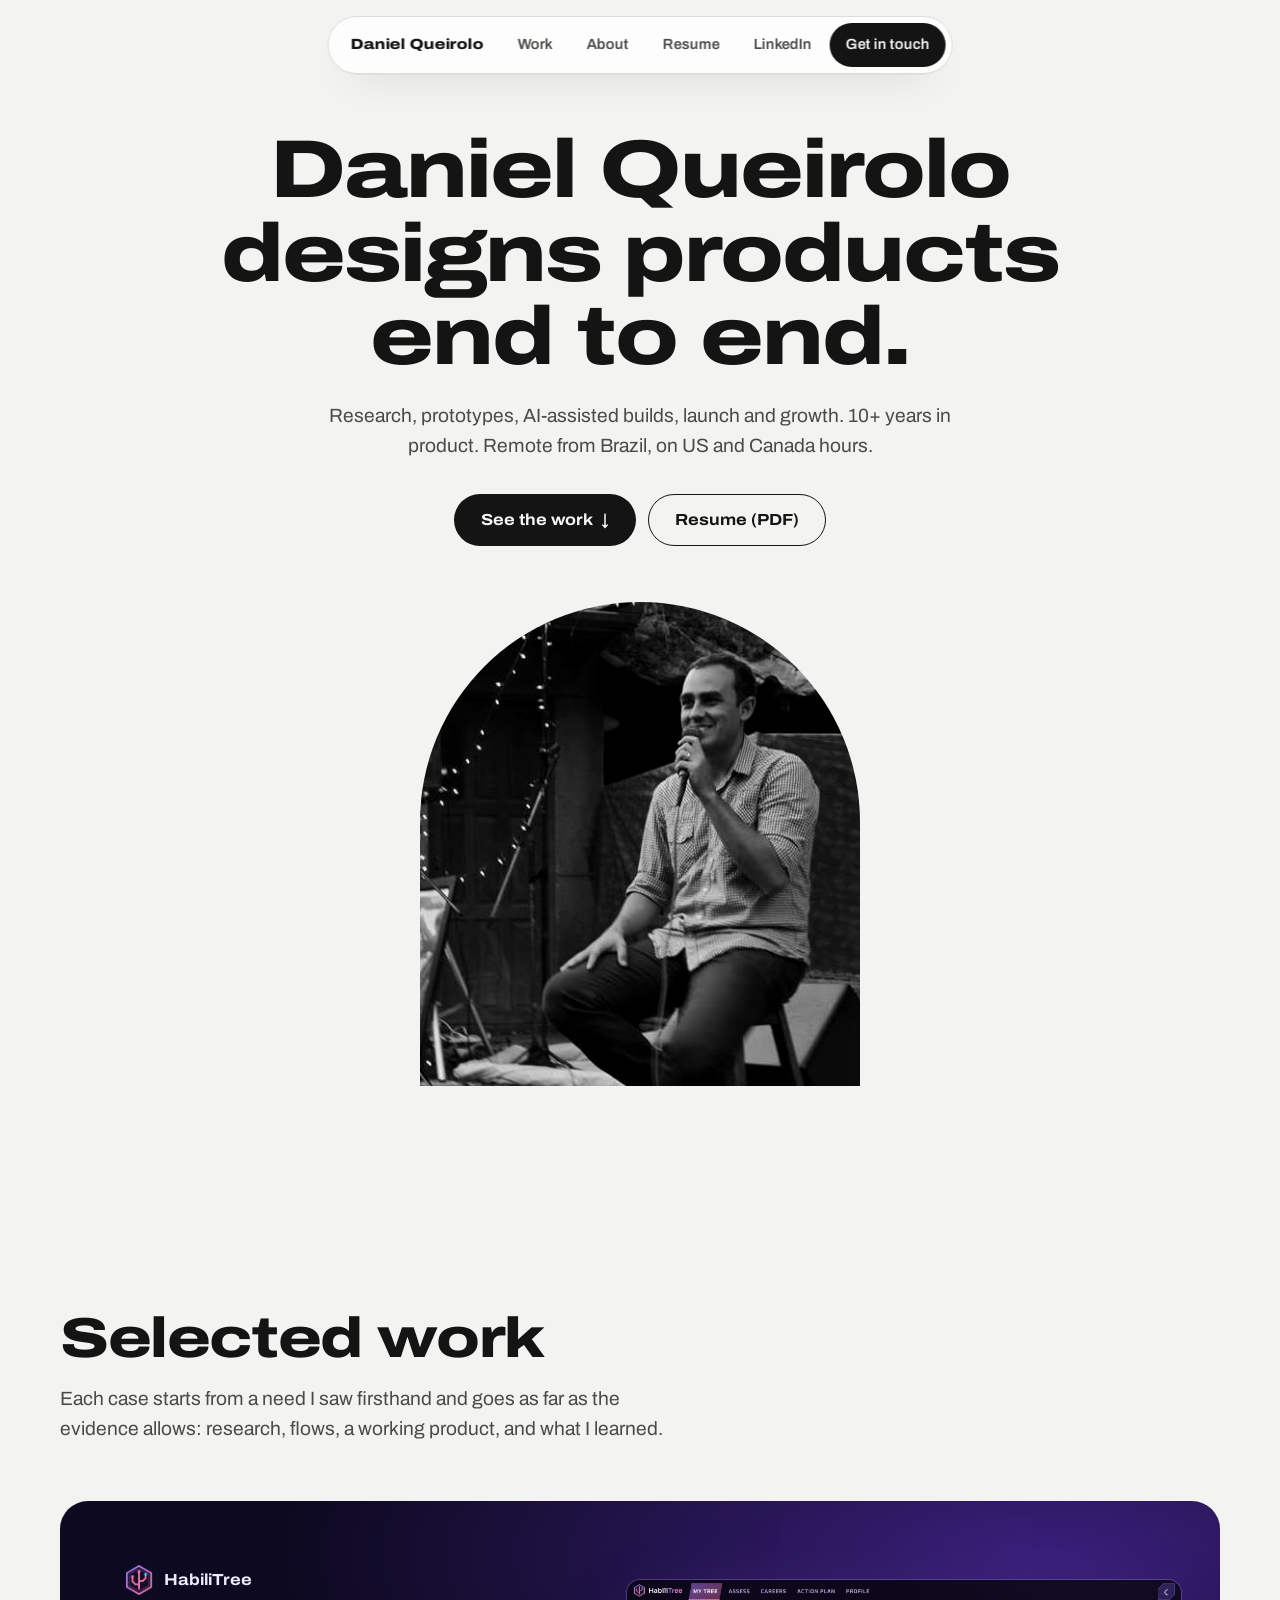
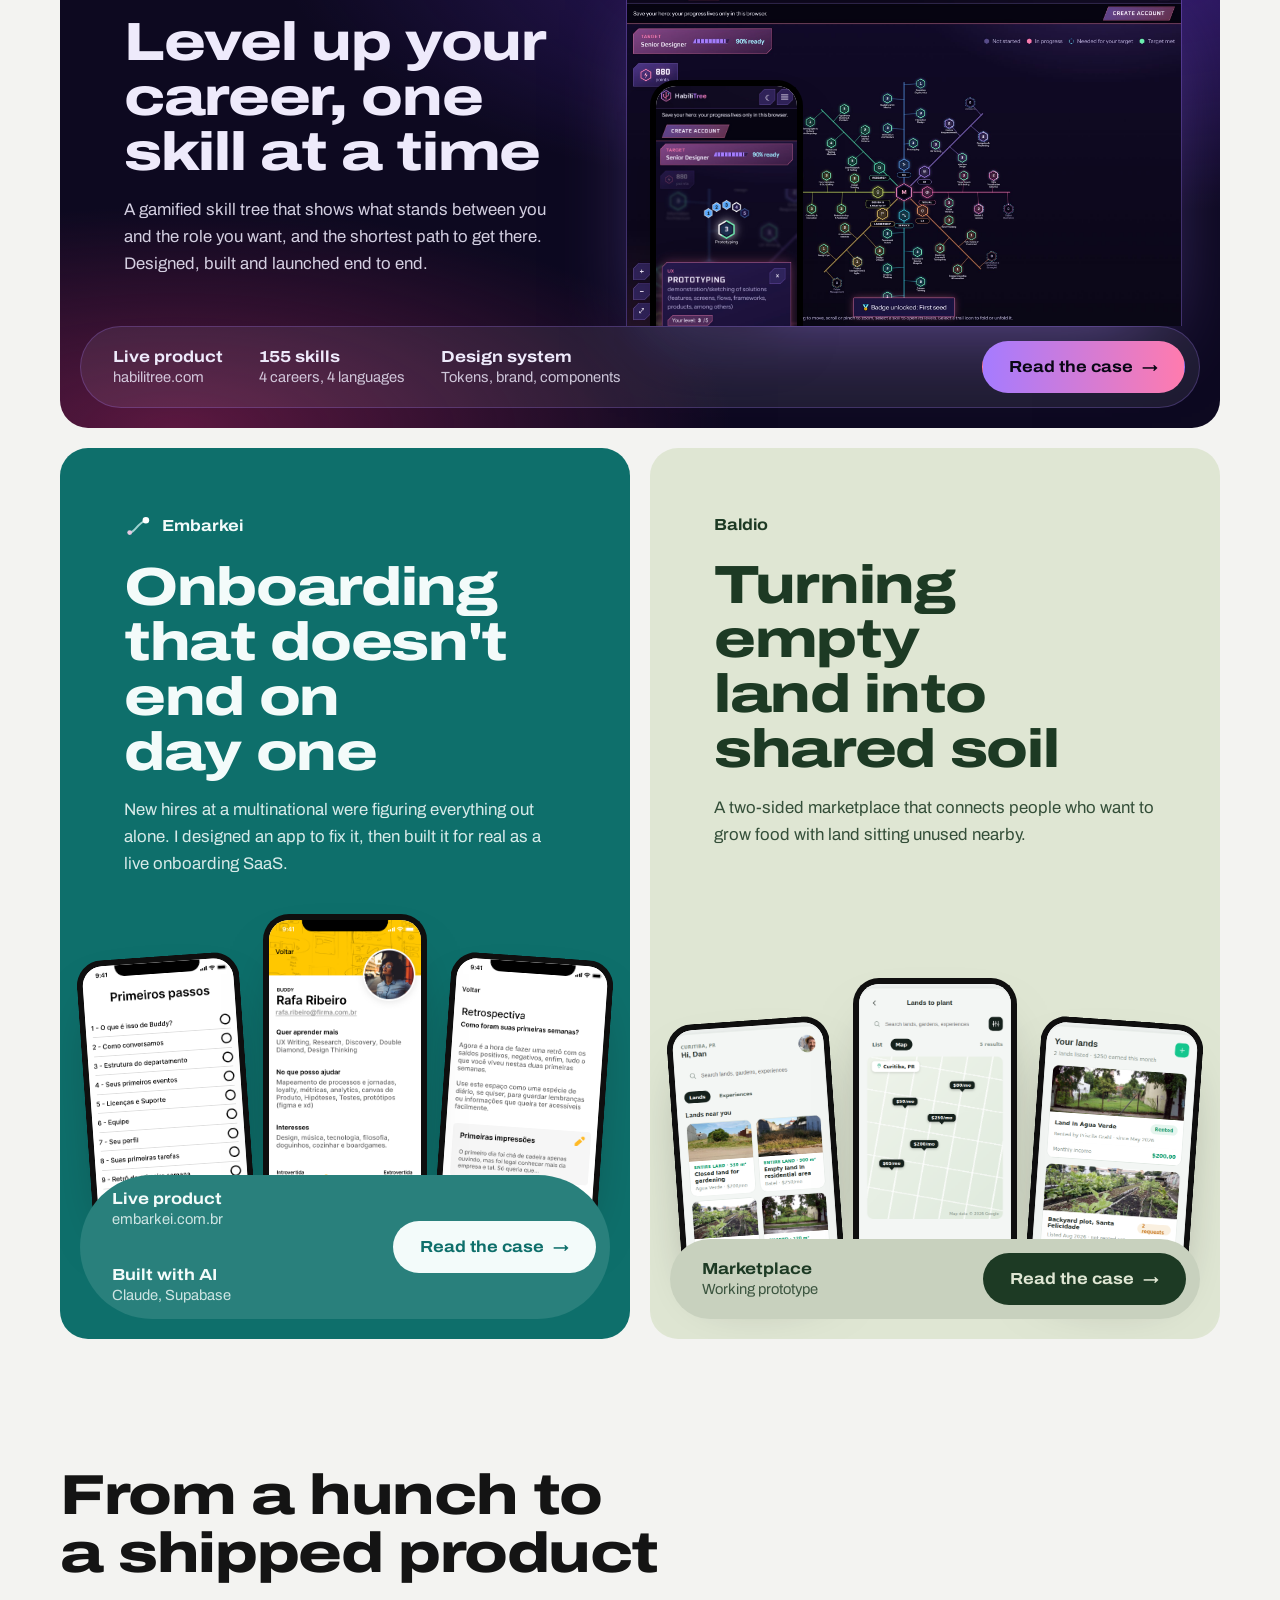
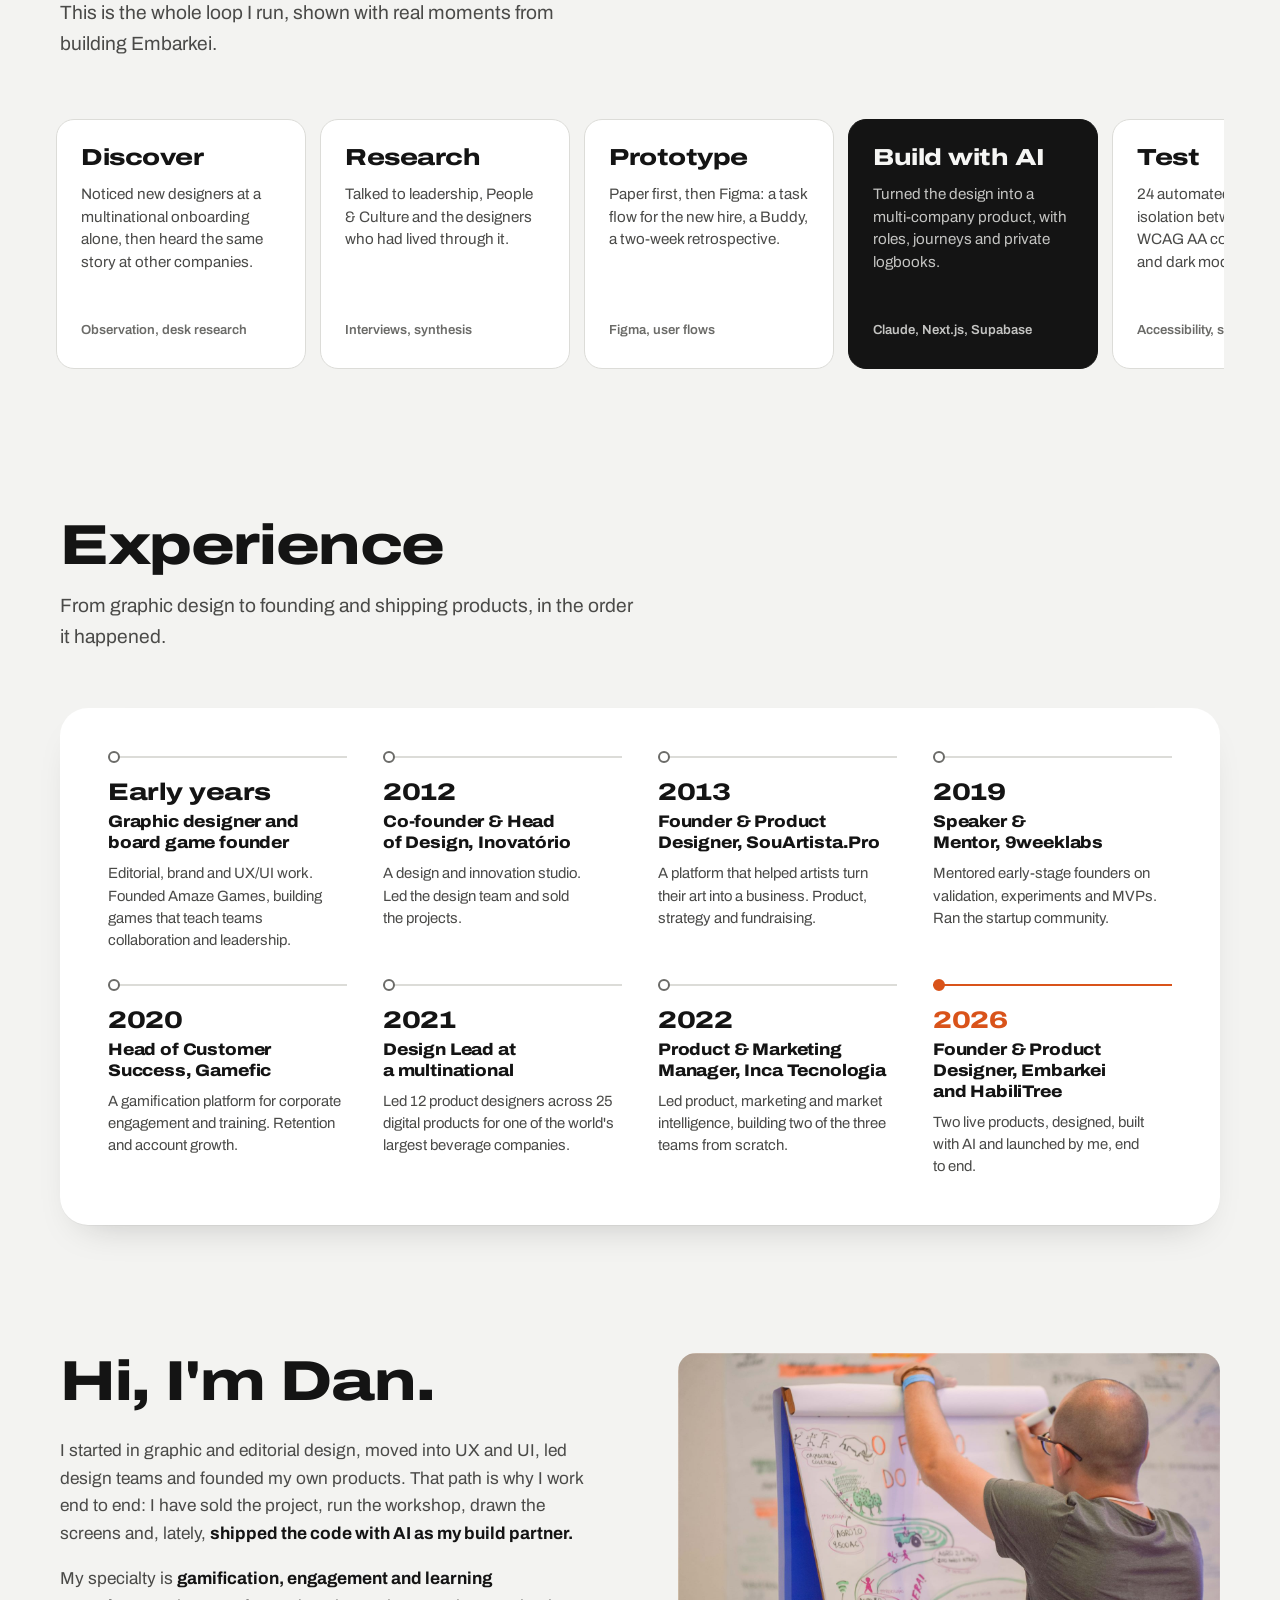
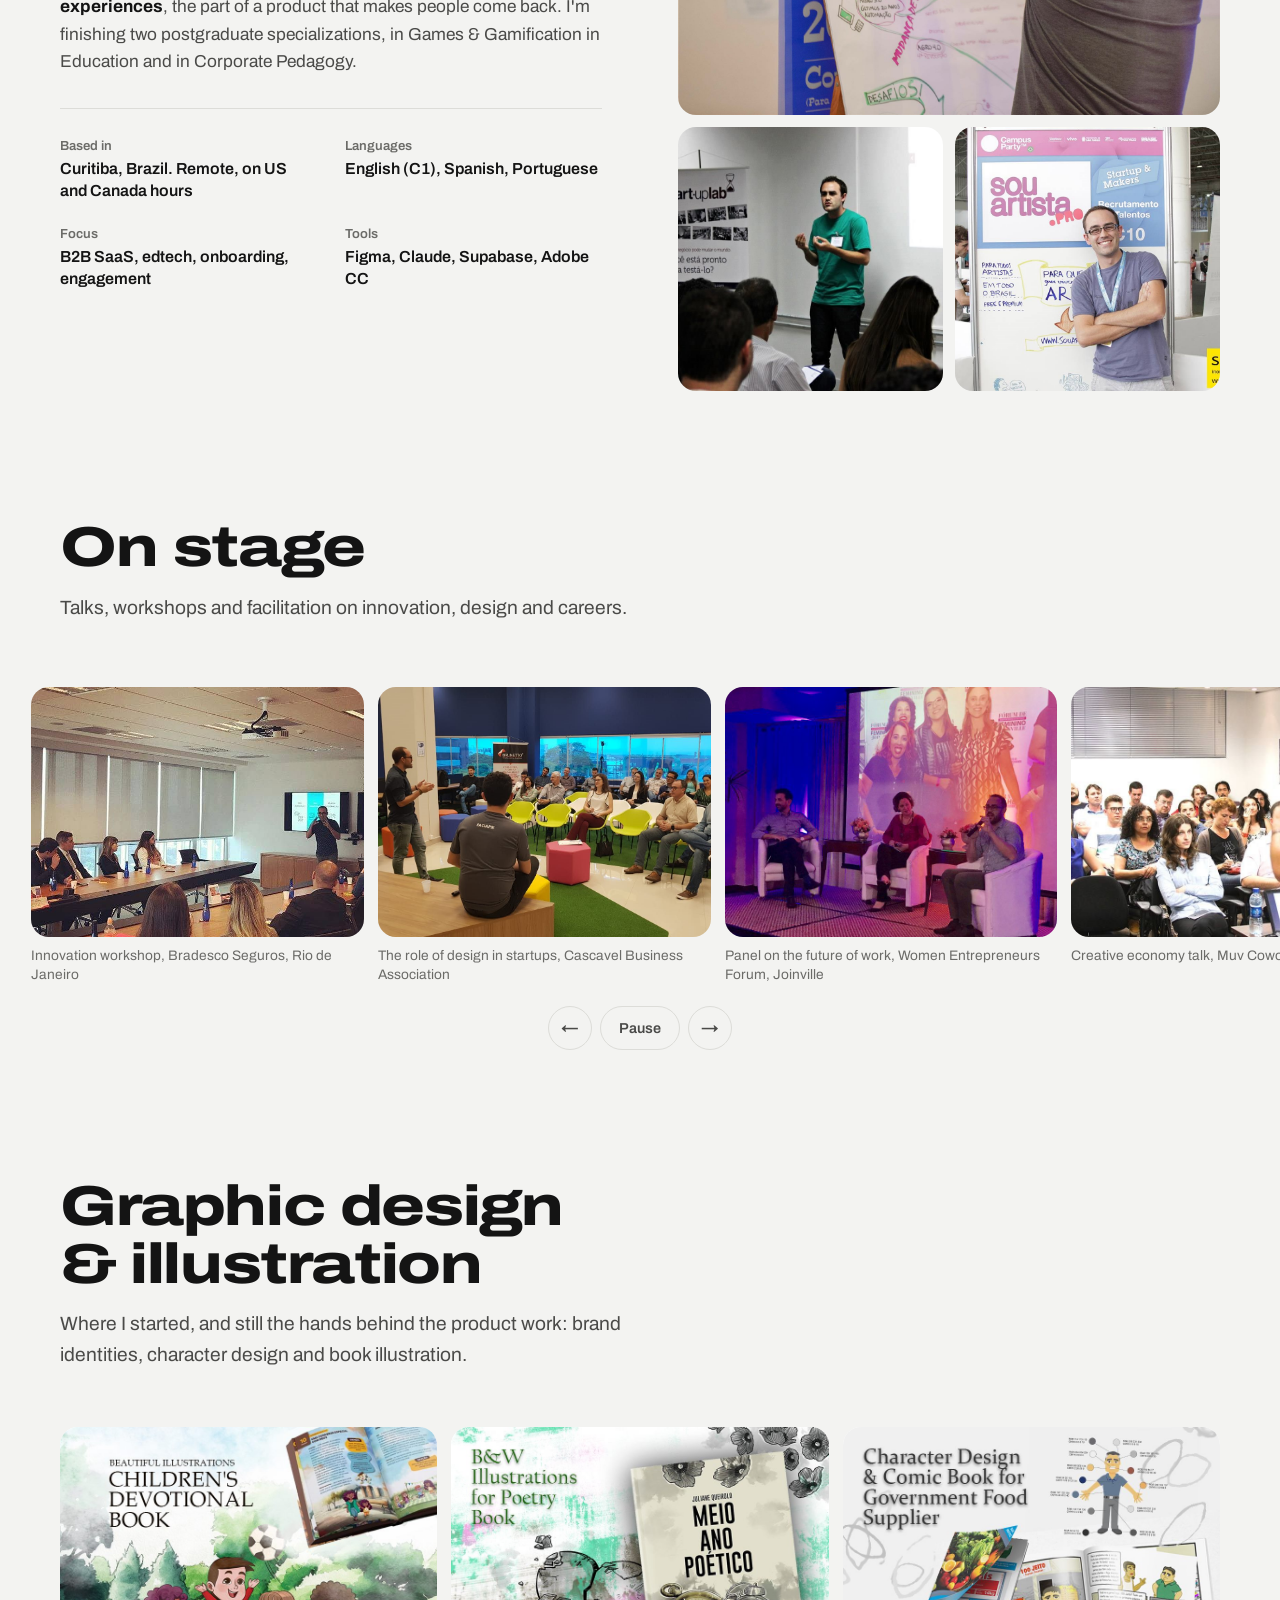
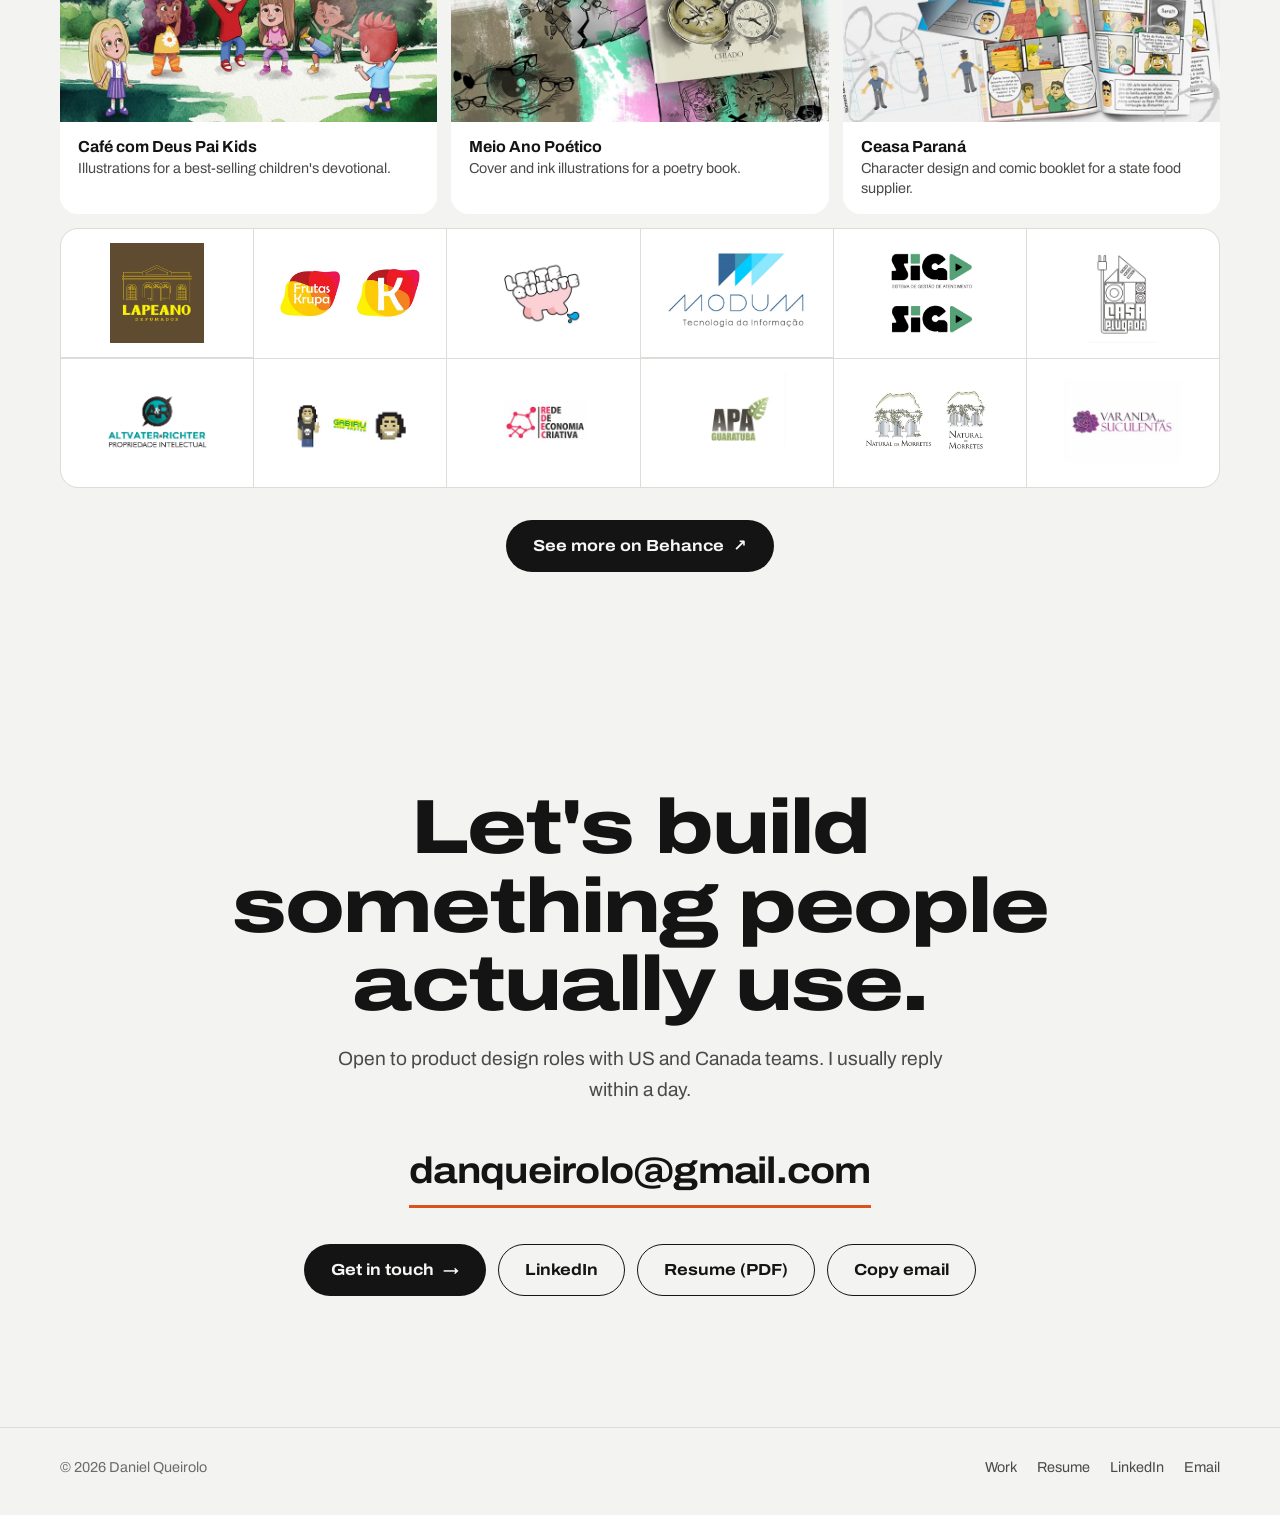
<file: index.html>
<!doctype html>
<html lang="en">
<head>
<meta charset="utf-8">
<meta name="viewport" content="width=device-width, initial-scale=1">
<title>Daniel Queirolo · Product Designer</title>
<meta name="description" content="Daniel Queirolo is a product designer who takes products end to end: research, prototyping, AI-assisted builds, launch and growth. Remote from Brazil, on US and Canada hours.">
<meta name="theme-color" content="#f3f3f1" media="(prefers-color-scheme: light)">
<meta name="theme-color" content="#111111" media="(prefers-color-scheme: dark)">
<meta property="og:type" content="website">
<meta property="og:url" content="https://danielqueirolo.github.io/">
<meta property="og:title" content="Daniel Queirolo · Product Designer">
<meta property="og:description" content="Product designer who ships end to end: research, prototypes, AI-assisted builds, launch and growth.">
<meta property="og:image" content="https://danielqueirolo.github.io/og-image.png">
<meta property="og:image:width" content="1200">
<meta property="og:image:height" content="630">
<meta name="twitter:card" content="summary_large_image">
<link rel="preconnect" href="https://fonts.googleapis.com">
<link rel="preconnect" href="https://fonts.gstatic.com" crossorigin>
<link href="https://fonts.googleapis.com/css2?family=Archivo:wdth,wght@62..125,100..900&display=swap" rel="stylesheet">
<link rel="stylesheet" href="assets/site.css">
<link rel="preload" as="image" href="assets/img/dan-portrait.jpg">
</head>
<body>
<a class="skip" href="#main">Skip to content</a>

<nav class="nav" aria-label="Main">
  <a class="nav-name" href="#top">Daniel Queirolo</a>
  <a href="#work">Work</a>
  <a class="hide-sm" href="#about">About</a>
  <a href="assets/Daniel_Queirolo_Resume.pdf" target="_blank" rel="noopener">Resume</a>
  <a class="hide-sm" href="https://www.linkedin.com/in/danqueirolo/" target="_blank" rel="noopener">LinkedIn</a>
  <a class="nav-cta" href="#contact">Get in touch</a>
</nav>

<main id="main">

<!-- Hero -->
<header class="hero wrap" id="top">
  <h1 class="rise" style="--i:0">Daniel Queirolo designs products end&nbsp;to&nbsp;end.</h1>
  <p class="lead rise" style="--i:1">Research, prototypes, AI-assisted builds, launch and growth. 10+ years in product. Remote from Brazil, on US and Canada hours.</p>
  <div class="hero-ctas rise" style="--i:2">
    <a class="btn btn-ink" href="#work">See the work <span class="arrow arrow-down" aria-hidden="true">&darr;</span></a>
    <a class="btn btn-line" href="assets/Daniel_Queirolo_Resume.pdf" target="_blank" rel="noopener">Resume (PDF)</a>
  </div>
  <div class="hero-photo rise" style="--i:3">
    <img src="assets/img/dan-portrait.jpg" width="502" height="502" alt="Daniel smiling on stage, holding a microphone, seated on a stool at an outdoor event with string lights.">
  </div>
</header>

<!-- Work -->
<section class="section wrap" id="work" aria-labelledby="work-title">
  <div class="section-head reveal">
    <h2 id="work-title">Selected work</h2>
    <p class="lead">Each case starts from a need I saw firsthand and goes as far as the evidence allows: research, flows, a working product, and what I learned.</p>
  </div>

  <div class="cases">
    <article class="case case-habilitree case-wide reveal">
      <div class="case-grid">
        <div class="case-body">
          <div class="case-brand"><img src="assets/img/habilitree/symbol.png" alt="" width="256" height="256"> HabiliTree</div>
          <h3>Level up your career, one skill at a time</h3>
          <p>A gamified skill tree that shows what stands between you and the role you want, and the shortest path to get there. Designed, built and launched end to end.</p>
        </div>
        <div class="case-visual screen" aria-hidden="true">
          <div class="browser"><img src="assets/img/habilitree/d-tree.jpg" alt="" width="2000" height="1250" loading="lazy"></div>
          <div class="phone"><img src="assets/img/habilitree/m-skill.jpg" alt="" width="780" height="1688" loading="lazy"></div>
        </div>
      </div>
      <div class="case-bar">
        <div class="facts">
          <div><b>Live product</b><span>habilitree.com</span></div>
          <div><b>155 skills</b><span>4 careers, 4 languages</span></div>
          <div><b>Design system</b><span>Tokens, brand, components</span></div>
        </div>
        <a class="btn case-link" href="habilitree.html">Read the case <span class="arrow" aria-hidden="true">&rarr;</span></a>
      </div>
    </article>

    <article class="case case-embarkei reveal">
      <div class="case-body">
        <div class="case-brand">
          <svg viewBox="0 0 64 64" aria-hidden="true"><path d="M13 47 C 25 47, 29 27, 50 19" fill="none" stroke="#9fd3d0" stroke-width="4.5" stroke-linecap="round"/><circle cx="13" cy="47" r="5.5" fill="#e6c8e1"/><circle cx="50" cy="19" r="7.5" fill="#fff"/></svg>
          Embarkei
        </div>
        <h3>Onboarding that doesn't end on day one</h3>
        <p>New hires at a multinational were figuring everything out alone. I designed an app to fix it, then built it for real as a live onboarding SaaS.</p>
      </div>
      <div class="case-visual" aria-hidden="true">
        <div class="phone"><img src="assets/img/ambev/tarefas.png" alt="" width="375" height="812" loading="lazy"></div>
        <div class="phone"><img src="assets/img/ambev/buddy-perfil.png" alt="" width="375" height="812" loading="lazy"></div>
        <div class="phone"><img src="assets/img/ambev/retrospectiva.png" alt="" width="375" height="812" loading="lazy"></div>
      </div>
      <div class="case-bar">
        <div class="facts">
          <div><b>Live product</b><span>embarkei.com.br</span></div>
          <div><b>Built with AI</b><span>Claude, Supabase</span></div>
        </div>
        <a class="btn case-link" href="onboarding.html">Read the case <span class="arrow" aria-hidden="true">&rarr;</span></a>
      </div>
    </article>

    <article class="case case-baldio reveal" style="--i:1">
      <div class="case-body">
        <div class="case-brand">Baldio</div>
        <h3>Turning empty land into shared soil</h3>
        <p>A two-sided marketplace that connects people who want to grow food with land sitting unused nearby.</p>
      </div>
      <div class="case-visual" aria-hidden="true">
        <div class="phone"><img src="assets/img/baldio/baldio_4.png" alt="" width="390" height="700" loading="lazy"></div>
        <div class="phone"><img src="assets/img/baldio/baldio_5.png" alt="" width="390" height="700" loading="lazy"></div>
        <div class="phone"><img src="assets/img/baldio/baldio_7.png" alt="" width="390" height="700" loading="lazy"></div>
      </div>
      <div class="case-bar">
        <div class="facts">
          <div><b>Marketplace</b><span>Working prototype</span></div>
        </div>
        <a class="btn case-link" href="baldio.html">Read the case <span class="arrow" aria-hidden="true">&rarr;</span></a>
      </div>
    </article>
  </div>
</section>

<!-- End to end -->
<section class="section wrap" aria-labelledby="flow-title" style="padding-top:0">
  <div class="section-head reveal">
    <h2 id="flow-title">From a hunch to a shipped product</h2>
    <p class="lead">This is the whole loop I run, shown with real moments from building Embarkei.</p>
  </div>
  <ol class="flow reveal" style="--i:1" aria-label="How I work, step by step">
    <li><span class="step">Discover</span><p>Noticed new designers at a multinational onboarding alone, then heard the same story at other companies.</p><span class="tool">Observation, desk research</span></li>
    <li><span class="step">Research</span><p>Talked to leadership, People &amp; Culture and the designers who had lived through it.</p><span class="tool">Interviews, synthesis</span></li>
    <li><span class="step">Prototype</span><p>Paper first, then Figma: a task flow for the new hire, a Buddy, a two-week retrospective.</p><span class="tool">Figma, user flows</span></li>
    <li><span class="step">Build with AI</span><p>Turned the design into a multi-company product, with roles, journeys and private logbooks.</p><span class="tool">Claude, Next.js, Supabase</span></li>
    <li><span class="step">Test</span><p>24 automated checks for data isolation between companies. WCAG AA contrast in light and dark mode.</p><span class="tool">Accessibility, security tests</span></li>
    <li><span class="step">Ship</span><p>Deployed and live, with privacy tools to export, correct and delete personal data.</p><span class="tool">Vercel, LGPD</span></li>
    <li><span class="step">Market</span><p>Designed and wrote the sales site and invitation emails. Now preparing pilots with first companies.</p><span class="tool">Landing page, email, pilots</span></li>
  </ol>
</section>

<!-- Experience -->
<section class="section wrap" id="experience" aria-labelledby="exp-title" style="padding-top:0">
  <div class="section-head reveal">
    <h2 id="exp-title">Experience</h2>
    <p class="lead">From graphic design to founding and shipping products, in the order it happened.</p>
  </div>
  <ol class="timeline reveal" style="--i:1">
    <li><span class="year">Early years</span><h3>Graphic designer and board game founder</h3><p>Editorial, brand and UX/UI work. Founded Amaze Games, building games that teach teams collaboration and leadership.</p></li>
    <li><span class="year">2012</span><h3>Co-founder &amp; Head of Design, Inovatório</h3><p>A design and innovation studio. Led the design team and sold the projects.</p></li>
    <li><span class="year">2013</span><h3>Founder &amp; Product Designer, SouArtista.Pro</h3><p>A platform that helped artists turn their art into a business. Product, strategy and fundraising.</p></li>
    <li><span class="year">2019</span><h3>Speaker &amp; Mentor, 9weeklabs</h3><p>Mentored early-stage founders on validation, experiments and MVPs. Ran the startup community.</p></li>
    <li><span class="year">2020</span><h3>Head of Customer Success, Gamefic</h3><p>A gamification platform for corporate engagement and training. Retention and account growth.</p></li>
    <li><span class="year">2021</span><h3>Design Lead at a multinational</h3><p>Led 12 product designers across 25 digital products for one of the world's largest beverage companies.</p></li>
    <li><span class="year">2022</span><h3>Product &amp; Marketing Manager, Inca Tecnologia</h3><p>Led product, marketing and market intelligence, building two of the three teams from scratch.</p></li>
    <li class="now"><span class="year">2026</span><h3>Founder &amp; Product Designer, Embarkei and HabiliTree</h3><p>Two live products, designed, built with AI and launched by me, end to end.</p></li>
  </ol>
</section>

<!-- About -->
<section class="section wrap" id="about" aria-labelledby="about-title" style="padding-top:0">
  <div class="about">
    <div class="about-text reveal">
      <h2 id="about-title">Hi, I'm Dan.</h2>
      <p>I started in graphic and editorial design, moved into UX and UI, led design teams and founded my own products. That path is why I work end to end: I have sold the project, run the workshop, drawn the screens and, lately, <strong>shipped the code with AI as my build partner.</strong></p>
      <p>My specialty is <strong>gamification, engagement and learning experiences</strong>, the part of a product that makes people come back. I'm finishing two postgraduate specializations, in Games &amp; Gamification in Education and in Corporate Pedagogy.</p>
      <dl class="facts-list">
        <div><dt>Based in</dt><dd>Curitiba, Brazil. Remote, on US and Canada hours</dd></div>
        <div><dt>Languages</dt><dd>English (C1), Spanish, Portuguese</dd></div>
        <div><dt>Focus</dt><dd>B2B SaaS, edtech, onboarding, engagement</dd></div>
        <div><dt>Tools</dt><dd>Figma, Claude, Supabase, Adobe CC</dd></div>
      </dl>
    </div>
    <div class="about-photos reveal" style="--i:1">
      <figure><img src="assets/img/talks/graphic-facilitation.jpg" alt="Daniel drawing live graphic notes on a large sheet of paper." width="1600" height="1068" loading="lazy"></figure>
      <figure><img src="assets/img/talks/startup-lab.jpg" alt="Daniel giving a talk to a seated audience at Startup Lab." width="960" height="640" loading="lazy"></figure>
      <figure><img src="assets/img/talks/souartista-stand.jpg" alt="Daniel smiling at the SouArtista.Pro stand at Campus Party." width="1200" height="800" loading="lazy"></figure>
    </div>
  </div>
</section>

<!-- Talks -->
<section class="section" aria-labelledby="talks-title" style="padding-top:0">
  <div class="wrap"><div class="section-head reveal">
    <h2 id="talks-title">On stage</h2>
    <p class="lead">Talks, workshops and facilitation on innovation, design and careers.</p>
  </div></div>
  <div class="scroller reveal" tabindex="0" role="region" aria-label="Photos from talks and workshops. Swipe or scroll sideways to browse.">
    <div class="scroller-track">
      <figure><img src="assets/img/talks/bradesco.jpg" alt="Innovation workshop in a meeting room." width="640" height="640" loading="lazy"><figcaption>Innovation workshop, Bradesco Seguros, Rio de Janeiro</figcaption></figure>
      <figure><img src="assets/img/talks/cascavel.jpg" alt="Daniel speaking to an audience in a colorful room." width="1280" height="720" loading="lazy"><figcaption>The role of design in startups, Cascavel Business Association</figcaption></figure>
      <figure><img src="assets/img/talks/forum-joinville.jpg" alt="Panel on stage with purple lighting." width="768" height="576" loading="lazy"><figcaption>Panel on the future of work, Women Entrepreneurs Forum, Joinville</figcaption></figure>
      <figure><img src="assets/img/talks/muv.jpg" alt="Packed room watching a talk." width="1030" height="550" loading="lazy"><figcaption>Creative economy talk, Muv Coworking</figcaption></figure>
      <figure><img src="assets/img/talks/uninter.jpg" alt="Lecture hall full of students." width="1184" height="666" loading="lazy"><figcaption>Innovation talk for Uninter students, Curitiba</figcaption></figure>
      <figure><img src="assets/img/talks/career-workshop.jpg" alt="Daniel placing notes on a wall during a workshop." width="1280" height="960" loading="lazy"><figcaption>Career planning workshop for creatives, Curitiba</figcaption></figure>
      <figure><img src="assets/img/talks/ser-rh.jpg" alt="Daniel speaking at an HR event." width="960" height="640" loading="lazy"><figcaption>Innovation in healthcare, SER RH, Joinville</figcaption></figure>
      <figure aria-hidden="true"><img src="assets/img/talks/bradesco.jpg" alt="" width="640" height="640" loading="lazy"><figcaption>Innovation workshop, Bradesco Seguros, Rio de Janeiro</figcaption></figure>
      <figure aria-hidden="true"><img src="assets/img/talks/cascavel.jpg" alt="" width="1280" height="720" loading="lazy"><figcaption>The role of design in startups, Cascavel Business Association</figcaption></figure>
      <figure aria-hidden="true"><img src="assets/img/talks/forum-joinville.jpg" alt="" width="768" height="576" loading="lazy"><figcaption>Panel on the future of work, Women Entrepreneurs Forum, Joinville</figcaption></figure>
      <figure aria-hidden="true"><img src="assets/img/talks/muv.jpg" alt="" width="1030" height="550" loading="lazy"><figcaption>Creative economy talk, Muv Coworking</figcaption></figure>
      <figure aria-hidden="true"><img src="assets/img/talks/uninter.jpg" alt="" width="1184" height="666" loading="lazy"><figcaption>Innovation talk for Uninter students, Curitiba</figcaption></figure>
      <figure aria-hidden="true"><img src="assets/img/talks/career-workshop.jpg" alt="" width="1280" height="960" loading="lazy"><figcaption>Career planning workshop for creatives, Curitiba</figcaption></figure>
      <figure aria-hidden="true"><img src="assets/img/talks/ser-rh.jpg" alt="" width="960" height="640" loading="lazy"><figcaption>Innovation in healthcare, SER RH, Joinville</figcaption></figure>
    </div>
  </div>
  <div class="scroller-controls">
    <button class="scroller-btn" type="button" data-dir="-1" aria-label="Previous photos"><span aria-hidden="true">&larr;</span></button>
    <button class="scroller-toggle" type="button" aria-pressed="false">Pause</button>
    <button class="scroller-btn" type="button" data-dir="1" aria-label="Next photos"><span aria-hidden="true">&rarr;</span></button>
  </div>
</section>

<!-- Craft -->
<section class="section wrap" aria-labelledby="craft-title" style="padding-top:0">
  <div class="section-head reveal">
    <h2 id="craft-title">Graphic design &amp; illustration</h2>
    <p class="lead">Where I started, and still the hands behind the product work: brand identities, character design and book illustration.</p>
  </div>
  <div class="craft">
    <figure class="art reveal"><div class="art-media"><img src="assets/img/art/devotional.jpg" alt="Watercolor-style illustrations of children for a devotional book." width="808" height="632" loading="lazy"></div><figcaption><b>Café com Deus Pai Kids</b>Illustrations for a best-selling children's devotional.</figcaption></figure>
    <figure class="art reveal" style="--i:1"><div class="art-media"><img src="assets/img/art/poetry-book.jpg" alt="Cover and black and white illustrations for the poetry book Meio Ano Poético." width="808" height="632" loading="lazy"></div><figcaption><b>Meio Ano Poético</b>Cover and ink illustrations for a poetry book.</figcaption></figure>
    <figure class="art reveal" style="--i:2"><div class="art-media"><img src="assets/img/art/ceasa-character.jpg" alt="Character design sheet and comic book pages for Ceasa Paraná." width="808" height="632" loading="lazy"></div><figcaption><b>Ceasa Paraná</b>Character design and comic booklet for a state food supplier.</figcaption></figure>
    <ul class="logos reveal" aria-label="Logos I designed">
      <li><img src="assets/img/logos/lapeano.jpg" alt="Lapeano Defumados" width="600" height="636" loading="lazy"></li>
      <li><img src="assets/img/logos/frutas-krupa.jpg" alt="Frutas Krupa" width="600" height="280" loading="lazy"></li>
      <li><img src="assets/img/logos/leite-quente.jpg" alt="Leite Quente" width="600" height="424" loading="lazy"></li>
      <li><img src="assets/img/logos/modum.jpg" alt="Modum Tecnologia da Informação" width="900" height="568" loading="lazy"></li>
      <li><img src="assets/img/logos/siga.jpg" alt="SIGA, Sistema de Gestão de Atendimento" width="900" height="636" loading="lazy"></li>
      <li><img src="assets/img/logos/casa-plugada.jpg" alt="Casa Plugada" width="600" height="424" loading="lazy"></li>
      <li><img src="assets/img/logos/altvater.png" alt="Altvater &amp; Richter Propriedade Intelectual" width="426" height="426" loading="lazy"></li>
      <li><img src="assets/img/logos/gabiru.jpg" alt="Gabiru Game Master" width="600" height="424" loading="lazy"></li>
      <li><img src="assets/img/logos/redec.jpg" alt="Rede de Economia Criativa" width="600" height="424" loading="lazy"></li>
      <li><img src="assets/img/logos/apa-guaratuba.jpg" alt="APA Guaratuba" width="600" height="424" loading="lazy"></li>
      <li><img src="assets/img/logos/natural-de-morretes.jpg" alt="Natural de Morretes" width="600" height="328" loading="lazy"></li>
      <li><img src="assets/img/logos/varanda-das-suculentas.jpg" alt="Varanda das Suculentas" width="600" height="424" loading="lazy"></li>
    </ul>
    <div class="craft-more reveal"><a class="btn btn-ink" href="https://www.behance.net/danqueirolo" target="_blank" rel="noopener">See more on Behance <span class="arrow" aria-hidden="true">&nearr;</span></a></div>
  </div>
</section>

<!-- Contact -->
<section class="contact wrap" id="contact" aria-labelledby="contact-title">
  <h2 id="contact-title" class="reveal">Let's build something people actually use.</h2>
  <p class="lead reveal" style="--i:1">Open to product design roles with US and Canada teams. I usually reply within a day.</p>
  <a class="email-big reveal" style="--i:2" href="mailto:danqueirolo@gmail.com">danqueirolo@gmail.com</a>
  <div class="contact-ctas reveal" style="--i:3">
    <a class="btn btn-ink" href="mailto:danqueirolo@gmail.com">Get in touch <span class="arrow" aria-hidden="true">&rarr;</span></a>
    <a class="btn btn-line" href="https://www.linkedin.com/in/danqueirolo/" target="_blank" rel="noopener">LinkedIn</a>
    <a class="btn btn-line" href="assets/Daniel_Queirolo_Resume.pdf" target="_blank" rel="noopener">Resume (PDF)</a>
    <button class="btn btn-line" type="button" data-copy="danqueirolo@gmail.com">Copy email</button>
  </div>
  <p class="copy-status" role="status" aria-live="polite"></p>
</section>

</main>

<footer class="footer">
  <div class="wrap">
    <span>&copy; 2026 Daniel Queirolo</span>
    <nav aria-label="Footer">
      <a href="#work">Work</a>
      <a href="assets/Daniel_Queirolo_Resume.pdf" target="_blank" rel="noopener">Resume</a>
      <a href="https://www.linkedin.com/in/danqueirolo/" target="_blank" rel="noopener">LinkedIn</a>
      <a href="mailto:danqueirolo@gmail.com">Email</a>
    </nav>
  </div>
</footer>

<script src="assets/site.js"></script>
</body>
</html>
</file>
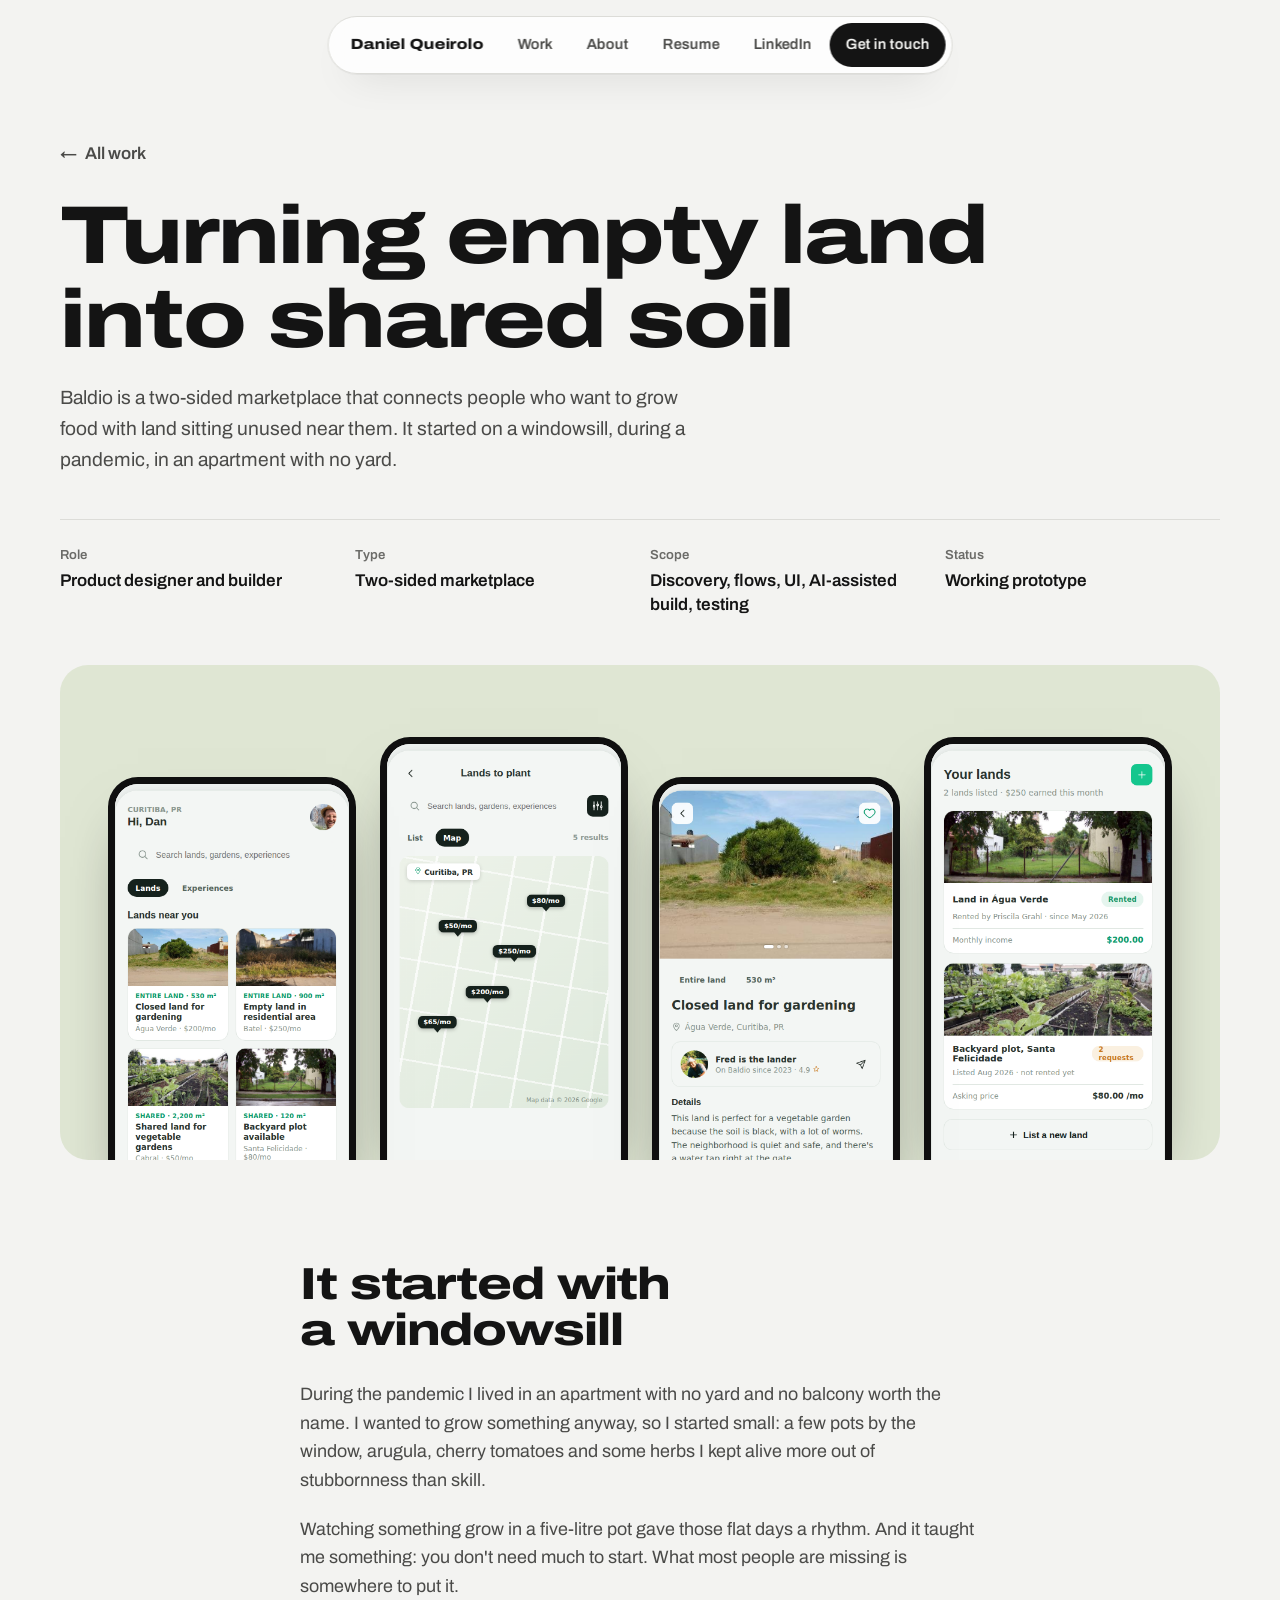
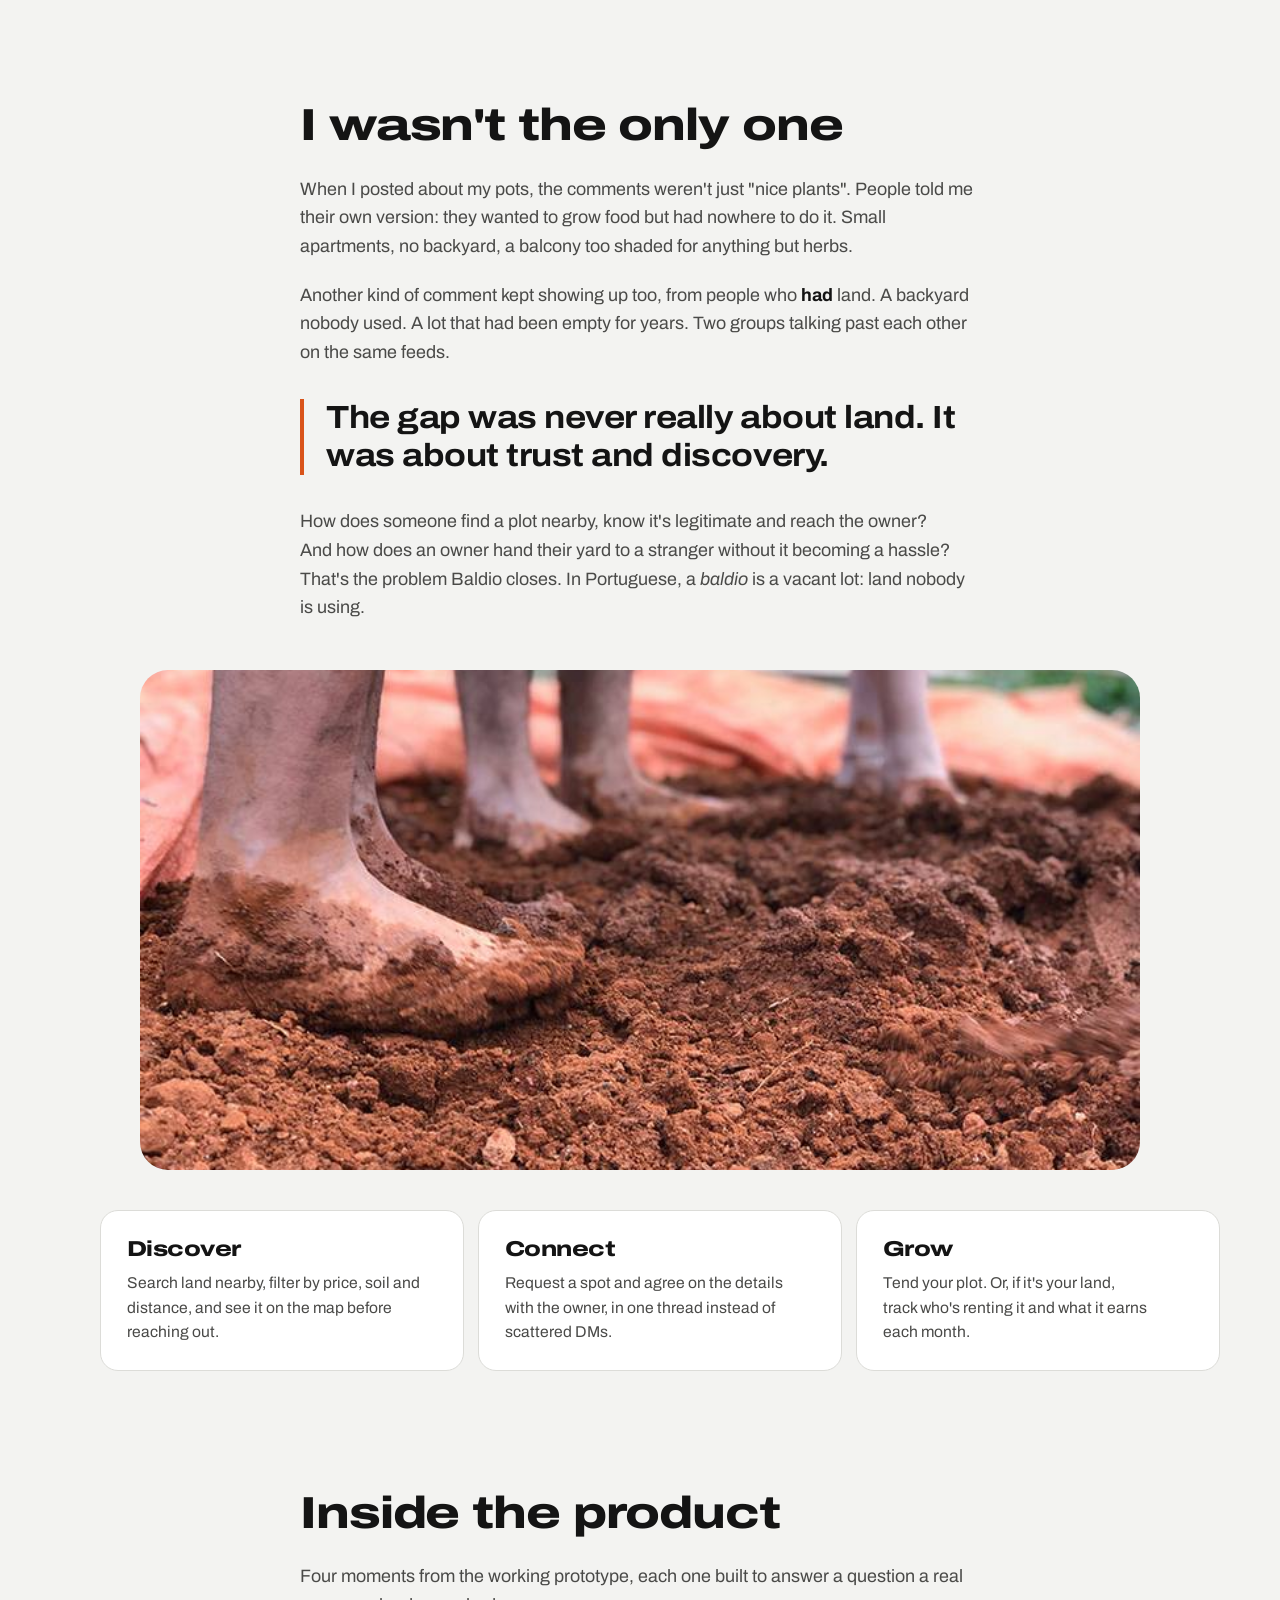
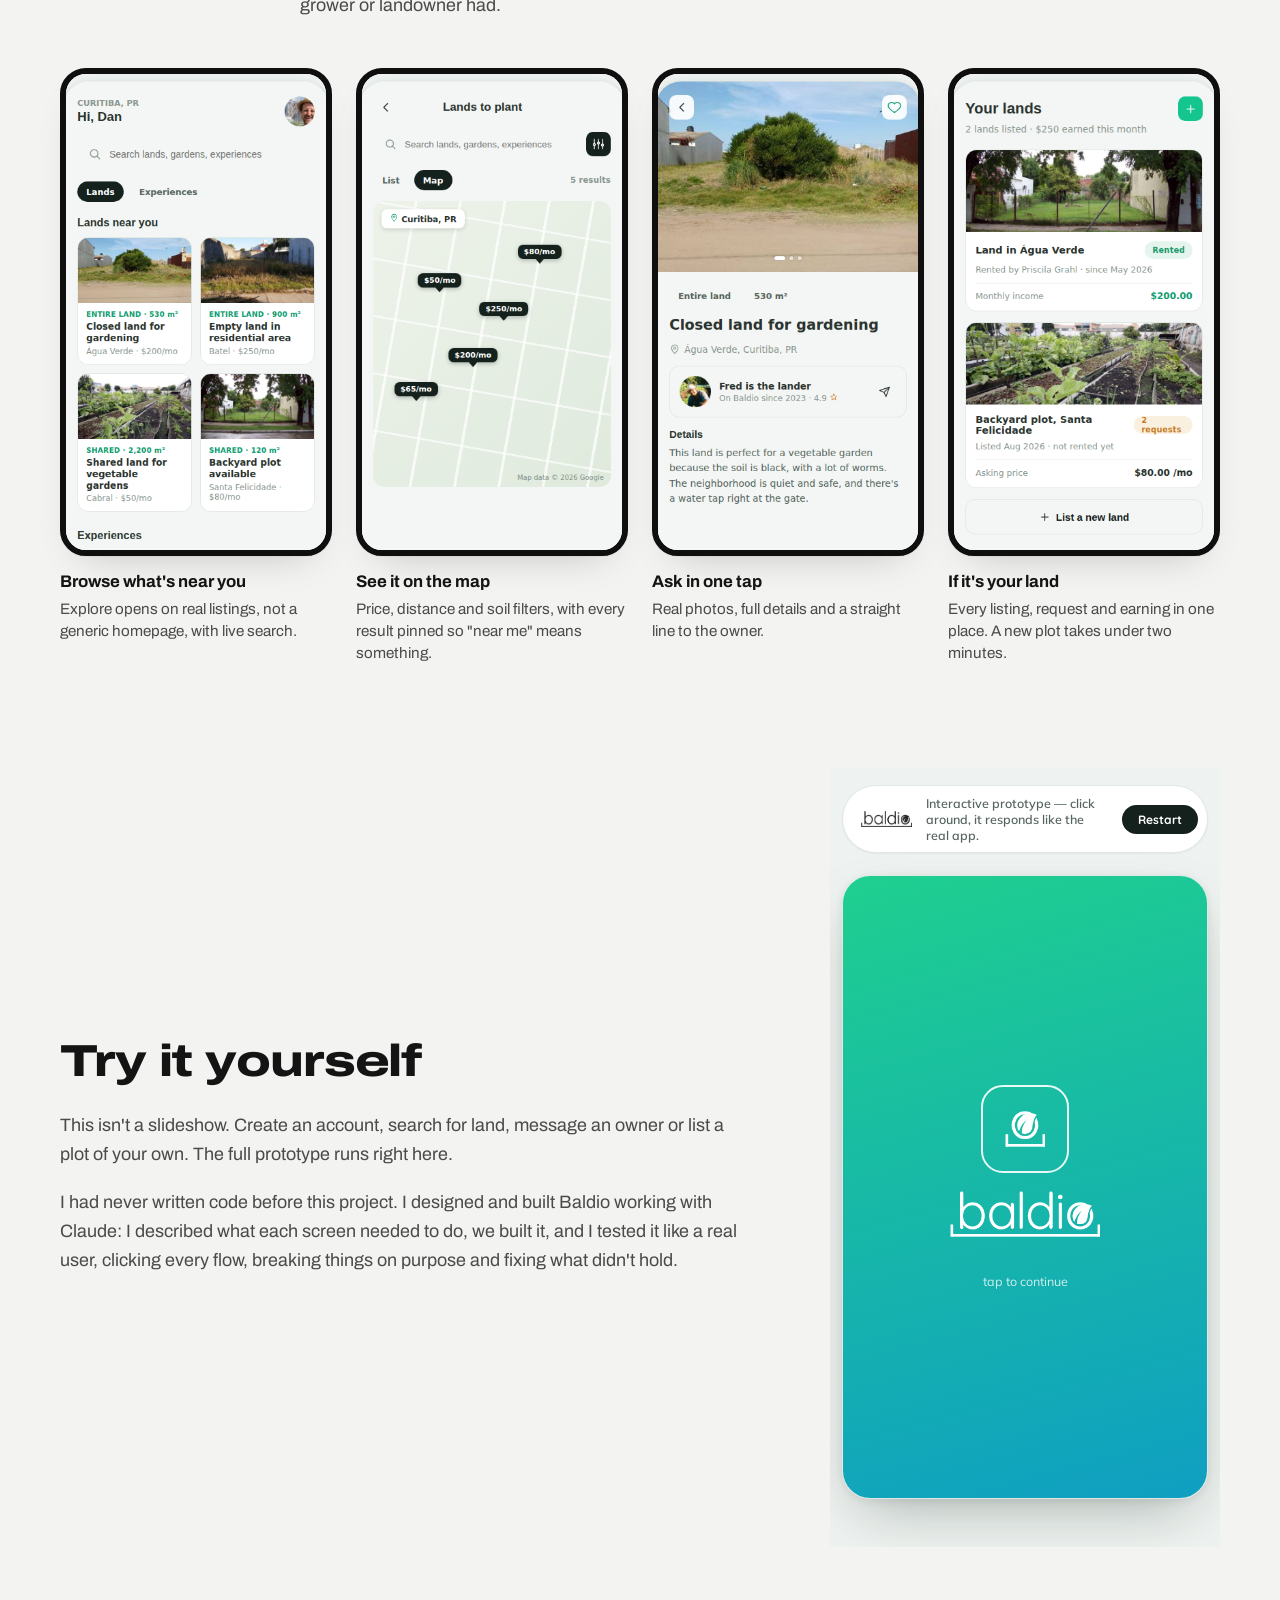
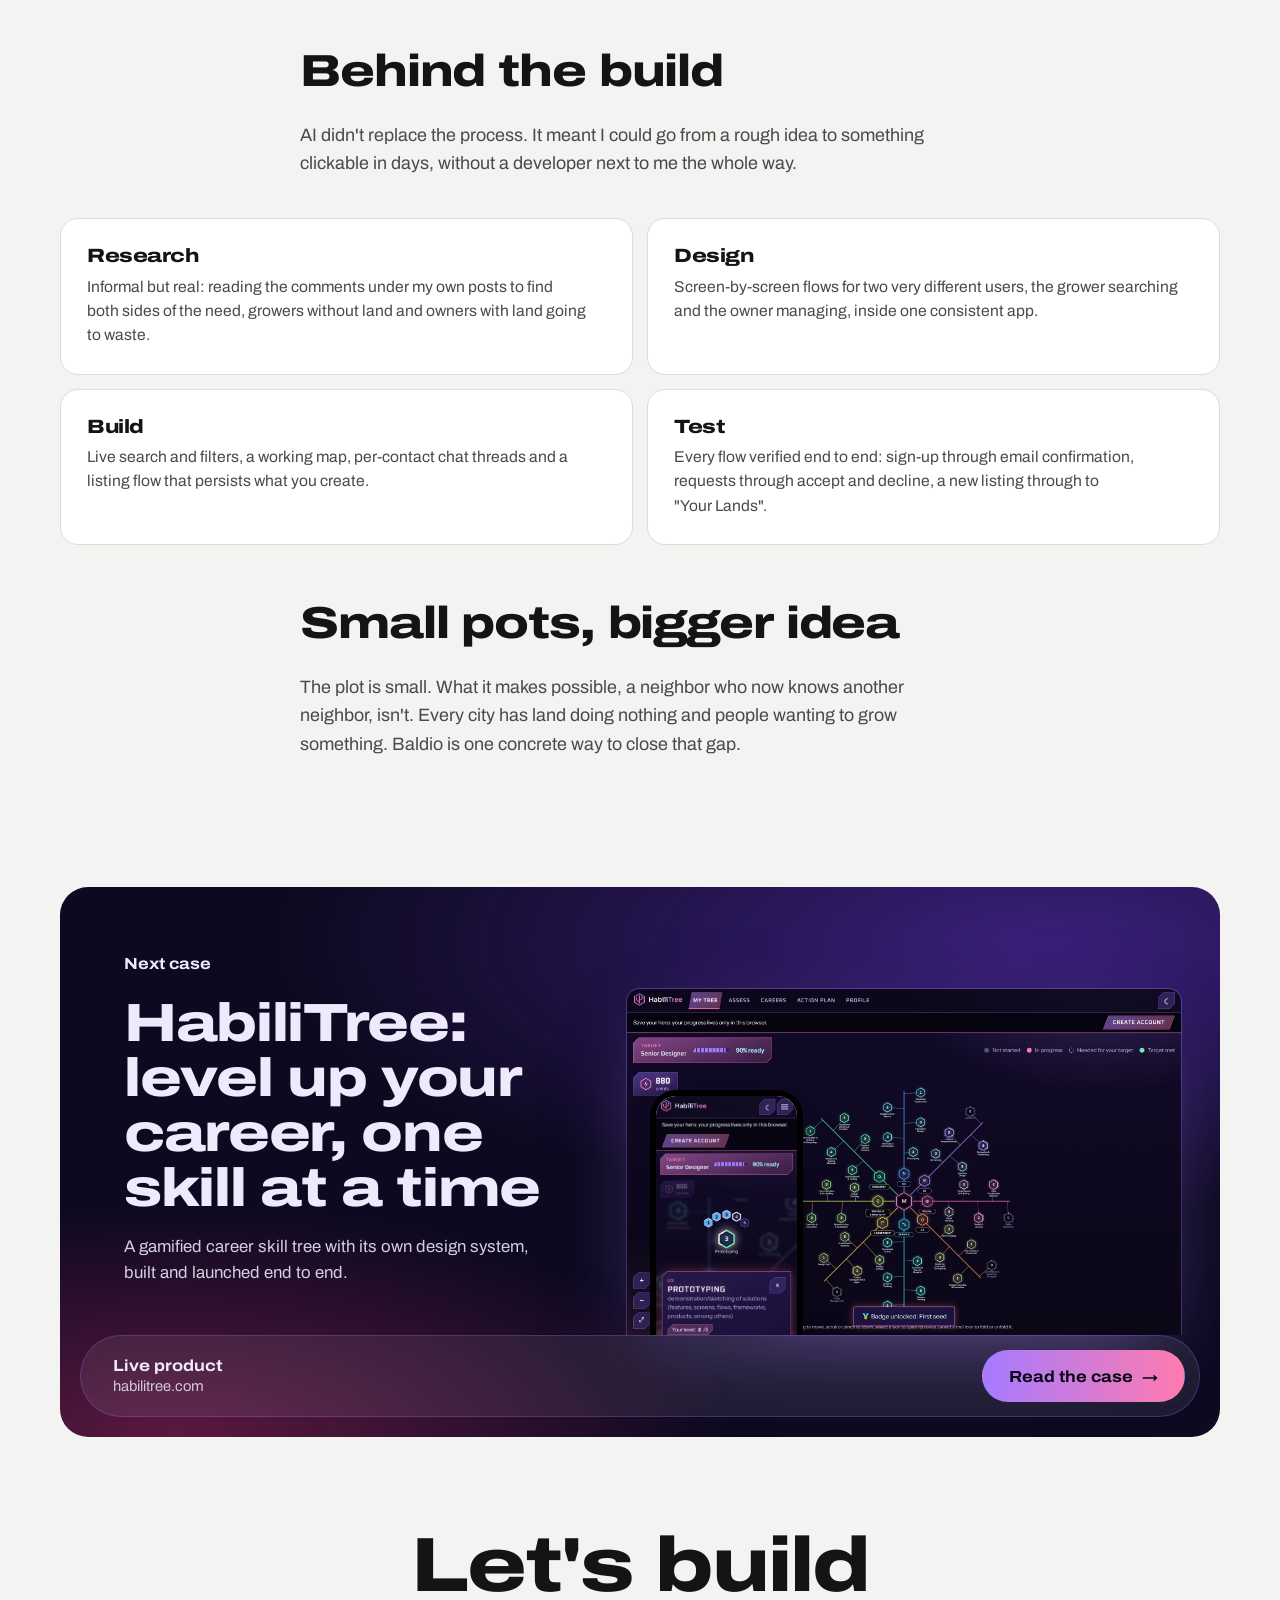
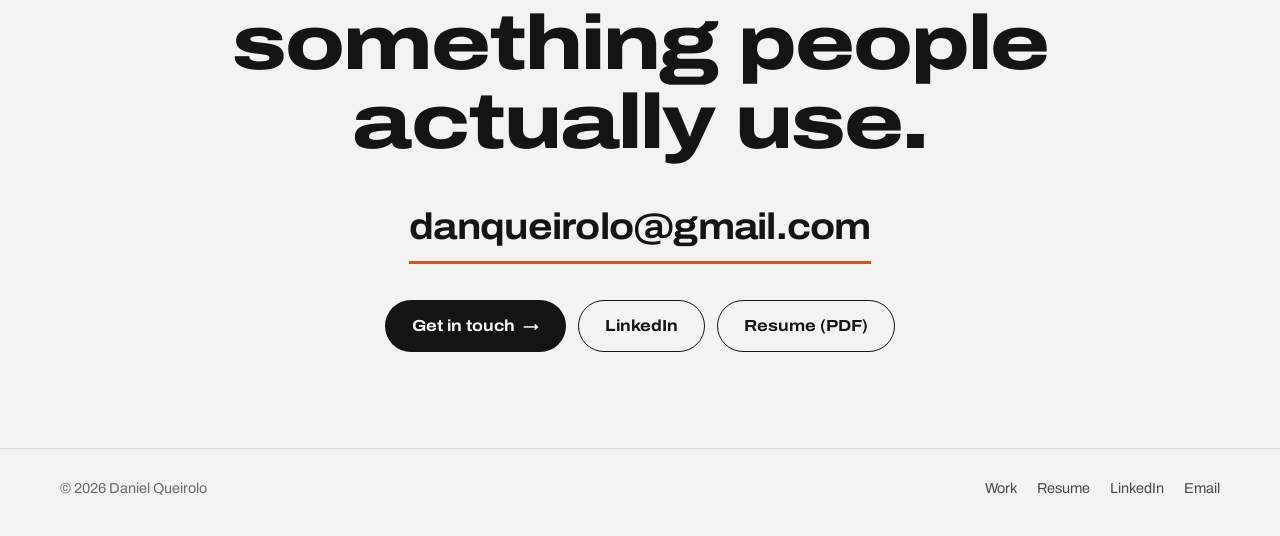
<file: baldio.html>
<!doctype html>
<html lang="en">
<head>
<meta charset="utf-8">
<meta name="viewport" content="width=device-width, initial-scale=1">
<title>Baldio · Daniel Queirolo</title>
<meta name="description" content="Case study: Baldio, a two-sided marketplace connecting people who want to grow food with unused land nearby. Designed and built with AI as a working prototype.">
<meta name="theme-color" content="#f3f3f1" media="(prefers-color-scheme: light)">
<meta name="theme-color" content="#111111" media="(prefers-color-scheme: dark)">
<meta property="og:type" content="article">
<meta property="og:title" content="Baldio · Daniel Queirolo">
<meta property="og:description" content="Turning empty land into shared soil. A two-sided marketplace, from a pandemic windowsill to a working prototype.">
<meta property="og:image" content="https://danielqueirolo.github.io/og-image.png">
<meta name="twitter:card" content="summary_large_image">
<link rel="preconnect" href="https://fonts.googleapis.com">
<link rel="preconnect" href="https://fonts.gstatic.com" crossorigin>
<link href="https://fonts.googleapis.com/css2?family=Archivo:wdth,wght@62..125,100..900&display=swap" rel="stylesheet">
<link rel="stylesheet" href="assets/site.css">
</head>
<body class="case-baldio">
<a class="skip" href="#main">Skip to content</a>

<nav class="nav" aria-label="Main">
  <a class="nav-name" href="index.html">Daniel Queirolo</a>
  <a href="index.html#work">Work</a>
  <a class="hide-sm" href="index.html#about">About</a>
  <a href="assets/Daniel_Queirolo_Resume.pdf" target="_blank" rel="noopener">Resume</a>
  <a class="hide-sm" href="https://www.linkedin.com/in/danqueirolo/" target="_blank" rel="noopener">LinkedIn</a>
  <a class="nav-cta" href="#contact">Get in touch</a>
</nav>

<main id="main">
<header class="cs-hero wrap">
  <a class="back rise" href="index.html#work"><span aria-hidden="true">&larr;</span> All work</a>
  <h1 class="rise" style="--i:1">Turning empty land into shared soil</h1>
  <p class="lead rise" style="--i:2">Baldio is a two-sided marketplace that connects people who want to grow food with land sitting unused near them. It started on a windowsill, during a pandemic, in an apartment with no yard.</p>
  <dl class="cs-meta rise" style="--i:3">
    <div><dt>Role</dt><dd>Product designer and builder</dd></div>
    <div><dt>Type</dt><dd>Two-sided marketplace</dd></div>
    <div><dt>Scope</dt><dd>Discovery, flows, UI, AI-assisted build, testing</dd></div>
    <div><dt>Status</dt><dd>Working prototype</dd></div>
  </dl>
  <div class="cs-cover rise" style="--i:4" aria-hidden="true">
    <div class="phone"><img src="assets/img/baldio/baldio_4.png" alt="" width="390" height="700"></div>
    <div class="phone"><img src="assets/img/baldio/baldio_5.png" alt="" width="390" height="700"></div>
    <div class="phone"><img src="assets/img/baldio/baldio_6.png" alt="" width="390" height="700"></div>
    <div class="phone"><img src="assets/img/baldio/baldio_7.png" alt="" width="390" height="700"></div>
  </div>
</header>

<section class="prose-section wrap">
  <div class="prose reveal">
    <h2>It started with a windowsill</h2>
    <p>During the pandemic I lived in an apartment with no yard and no balcony worth the name. I wanted to grow something anyway, so I started small: a few pots by the window, arugula, cherry tomatoes and some herbs I kept alive more out of stubbornness than skill.</p>
    <p>Watching something grow in a five-litre pot gave those flat days a rhythm. And it taught me something: you don't need much to start. What most people are missing is somewhere to put it.</p>
  </div>
</section>

<section class="prose-section wrap">
  <div class="prose reveal">
    <h2>I wasn't the only one</h2>
    <p>When I posted about my pots, the comments weren't just "nice plants". People told me their own version: they wanted to grow food but had nowhere to do it. Small apartments, no backyard, a balcony too shaded for anything but herbs.</p>
    <p>Another kind of comment kept showing up too, from people who <strong>had</strong> land. A backyard nobody used. A lot that had been empty for years. Two groups talking past each other on the same feeds.</p>
    <p class="pull">The gap was never really about land. It was about trust and discovery.</p>
    <p>How does someone find a plot nearby, know it's legitimate and reach the owner? And how does an owner hand their yard to a stranger without it becoming a hassle? That's the problem Baldio closes. In Portuguese, a <em>baldio</em> is a vacant lot: land nobody is using.</p>
  </div>
  <figure class="wide-media reveal" style="margin-left:auto;margin-right:auto;max-width:1000px">
    <img src="assets/img/baldio/baldio_3.jpeg" alt="Bare feet standing in freshly turned red soil." width="760" height="570" loading="lazy" style="aspect-ratio:16/8;object-fit:cover">
  </figure>
  <ol class="steps reveal" aria-label="How it works">
    <li><h3>Discover</h3><p>Search land nearby, filter by price, soil and distance, and see it on the map before reaching out.</p></li>
    <li><h3>Connect</h3><p>Request a spot and agree on the details with the owner, in one thread instead of scattered DMs.</p></li>
    <li><h3>Grow</h3><p>Tend your plot. Or, if it's your land, track who's renting it and what it earns each month.</p></li>
  </ol>
</section>

<section class="prose-section wrap">
  <div class="prose reveal">
    <h2>Inside the product</h2>
    <p>Four moments from the working prototype, each one built to answer a question a real grower or landowner had.</p>
  </div>
  <div class="screens screens-baldio">
    <figure class="reveal"><div class="shot"><img src="assets/img/baldio/baldio_4.png" alt="Explore screen with nearby land listings." width="390" height="700" loading="lazy"></div><figcaption><b>Browse what's near you</b>Explore opens on real listings, not a generic homepage, with live search.</figcaption></figure>
    <figure class="reveal" style="--i:1"><div class="shot"><img src="assets/img/baldio/baldio_5.png" alt="Map view with price pins for each plot." width="390" height="700" loading="lazy"></div><figcaption><b>See it on the map</b>Price, distance and soil filters, with every result pinned so "near me" means something.</figcaption></figure>
    <figure class="reveal" style="--i:2"><div class="shot"><img src="assets/img/baldio/baldio_6.png" alt="Land detail screen with photos and a request button." width="390" height="700" loading="lazy"></div><figcaption><b>Ask in one tap</b>Real photos, full details and a straight line to the owner.</figcaption></figure>
    <figure class="reveal" style="--i:3"><div class="shot"><img src="assets/img/baldio/baldio_7.png" alt="Owner dashboard with listings, requests and earnings." width="390" height="700" loading="lazy"></div><figcaption><b>If it's your land</b>Every listing, request and earning in one place. A new plot takes under two minutes.</figcaption></figure>
  </div>
</section>

<section class="prose-section wrap" id="try">
  <div class="try">
    <div class="prose reveal" style="margin:0">
      <h2>Try it yourself</h2>
      <p>This isn't a slideshow. Create an account, search for land, message an owner or list a plot of your own. The full prototype runs right here.</p>
      <p>I had never written code before this project. I designed and built Baldio working with Claude: I described what each screen needed to do, we built it, and I tested it like a real user, clicking every flow, breaking things on purpose and fixing what didn't hold.</p>
    </div>
    <iframe class="reveal" src="prototype.html" title="Baldio interactive prototype" loading="lazy"></iframe>
  </div>
</section>

<section class="prose-section wrap">
  <div class="prose reveal">
    <h2>Behind the build</h2>
    <p>AI didn't replace the process. It meant I could go from a rough idea to something clickable in days, without a developer next to me the whole way.</p>
  </div>
  <div class="cards-2">
    <div class="reveal"><h3>Research</h3><p>Informal but real: reading the comments under my own posts to find both sides of the need, growers without land and owners with land going to waste.</p></div>
    <div class="reveal" style="--i:1"><h3>Design</h3><p>Screen-by-screen flows for two very different users, the grower searching and the owner managing, inside one consistent app.</p></div>
    <div class="reveal"><h3>Build</h3><p>Live search and filters, a working map, per-contact chat threads and a listing flow that persists what you create.</p></div>
    <div class="reveal" style="--i:1"><h3>Test</h3><p>Every flow verified end to end: sign-up through email confirmation, requests through accept and decline, a new listing through to "Your Lands".</p></div>
  </div>
  <div class="prose reveal" style="margin-top:56px">
    <h2>Small pots, bigger idea</h2>
    <p>The plot is small. What it makes possible, a neighbor who now knows another neighbor, isn't. Every city has land doing nothing and people wanting to grow something. Baldio is one concrete way to close that gap.</p>
  </div>
</section>

<section class="next-case wrap">
  <article class="case case-habilitree case-wide reveal">
    <div class="case-grid">
      <div class="case-body">
        <div class="case-brand">Next case</div>
        <h3>HabiliTree: level up your career, one skill at a time</h3>
        <p>A gamified career skill tree with its own design system, built and launched end to end.</p>
      </div>
      <div class="case-visual screen" aria-hidden="true">
        <div class="browser"><img src="assets/img/habilitree/d-tree.jpg" alt="" width="2000" height="1250" loading="lazy"></div>
        <div class="phone"><img src="assets/img/habilitree/m-skill.jpg" alt="" width="780" height="1688" loading="lazy"></div>
      </div>
    </div>
    <div class="case-bar">
      <div class="facts"><div><b>Live product</b><span>habilitree.com</span></div></div>
      <a class="btn case-link" href="habilitree.html">Read the case <span class="arrow" aria-hidden="true">&rarr;</span></a>
    </div>
  </article>
</section>

<section class="contact wrap" id="contact" aria-labelledby="contact-title">
  <h2 id="contact-title" class="reveal">Let's build something people actually use.</h2>
  <a class="email-big reveal" style="--i:1" href="mailto:danqueirolo@gmail.com">danqueirolo@gmail.com</a>
  <div class="contact-ctas reveal" style="--i:2">
    <a class="btn btn-ink" href="mailto:danqueirolo@gmail.com">Get in touch <span class="arrow" aria-hidden="true">&rarr;</span></a>
    <a class="btn btn-line" href="https://www.linkedin.com/in/danqueirolo/" target="_blank" rel="noopener">LinkedIn</a>
    <a class="btn btn-line" href="assets/Daniel_Queirolo_Resume.pdf" target="_blank" rel="noopener">Resume (PDF)</a>
  </div>
</section>
</main>

<footer class="footer">
  <div class="wrap">
    <span>&copy; 2026 Daniel Queirolo</span>
    <nav aria-label="Footer">
      <a href="index.html#work">Work</a>
      <a href="assets/Daniel_Queirolo_Resume.pdf" target="_blank" rel="noopener">Resume</a>
      <a href="https://www.linkedin.com/in/danqueirolo/" target="_blank" rel="noopener">LinkedIn</a>
      <a href="mailto:danqueirolo@gmail.com">Email</a>
    </nav>
  </div>
</footer>
<script src="assets/site.js"></script>
</body>
</html>
</file>
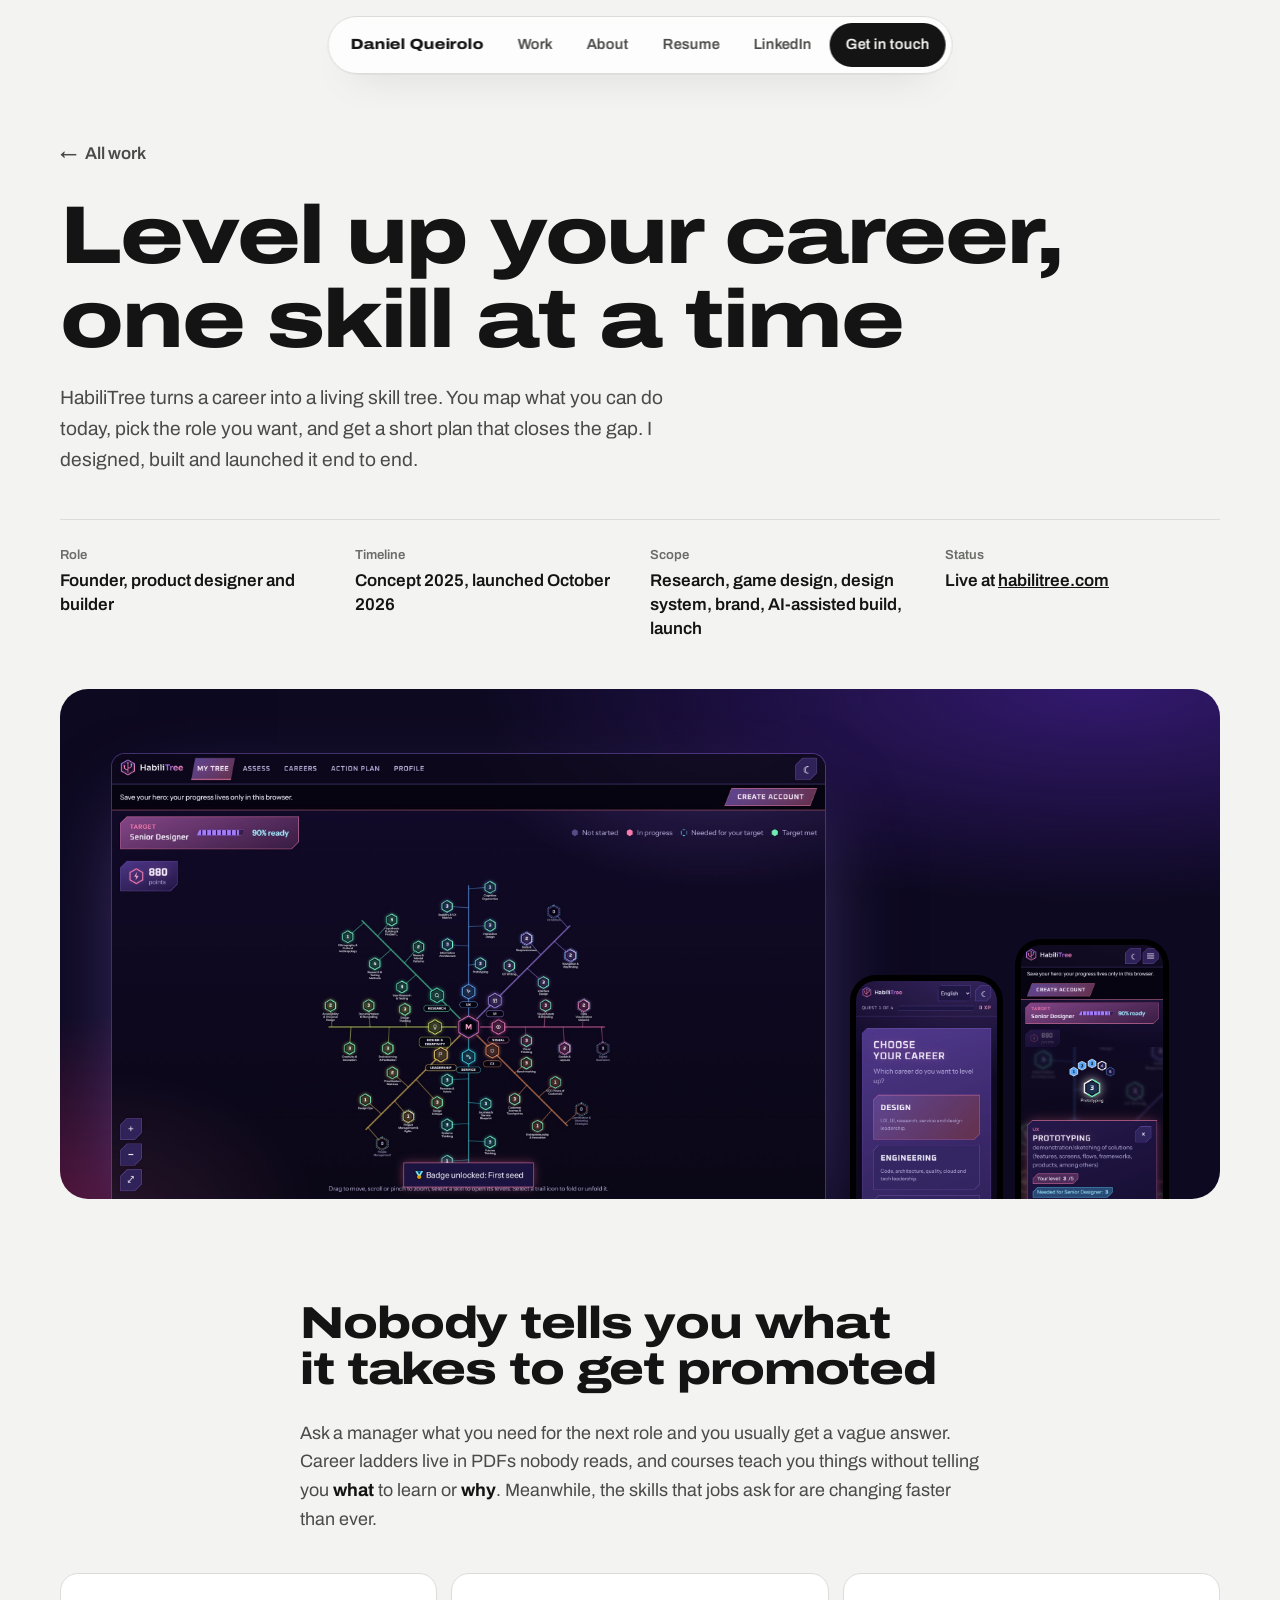
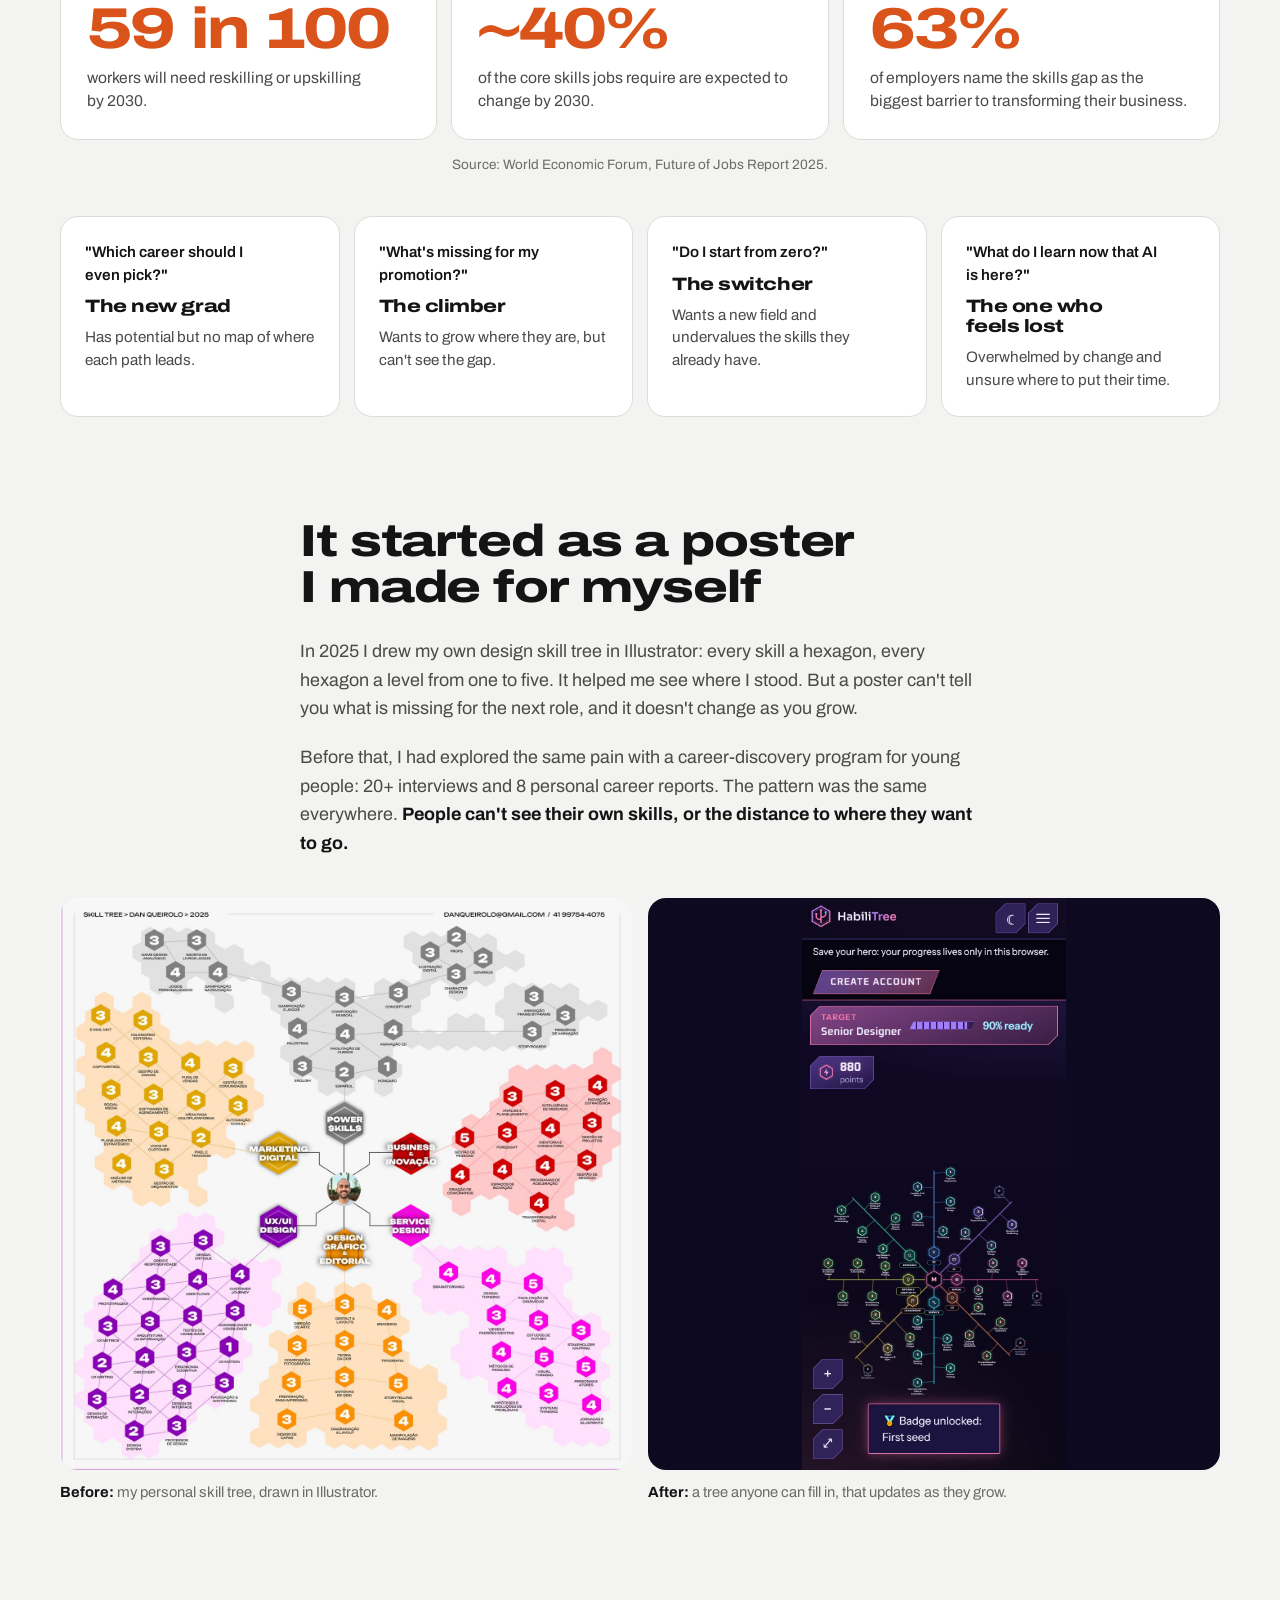
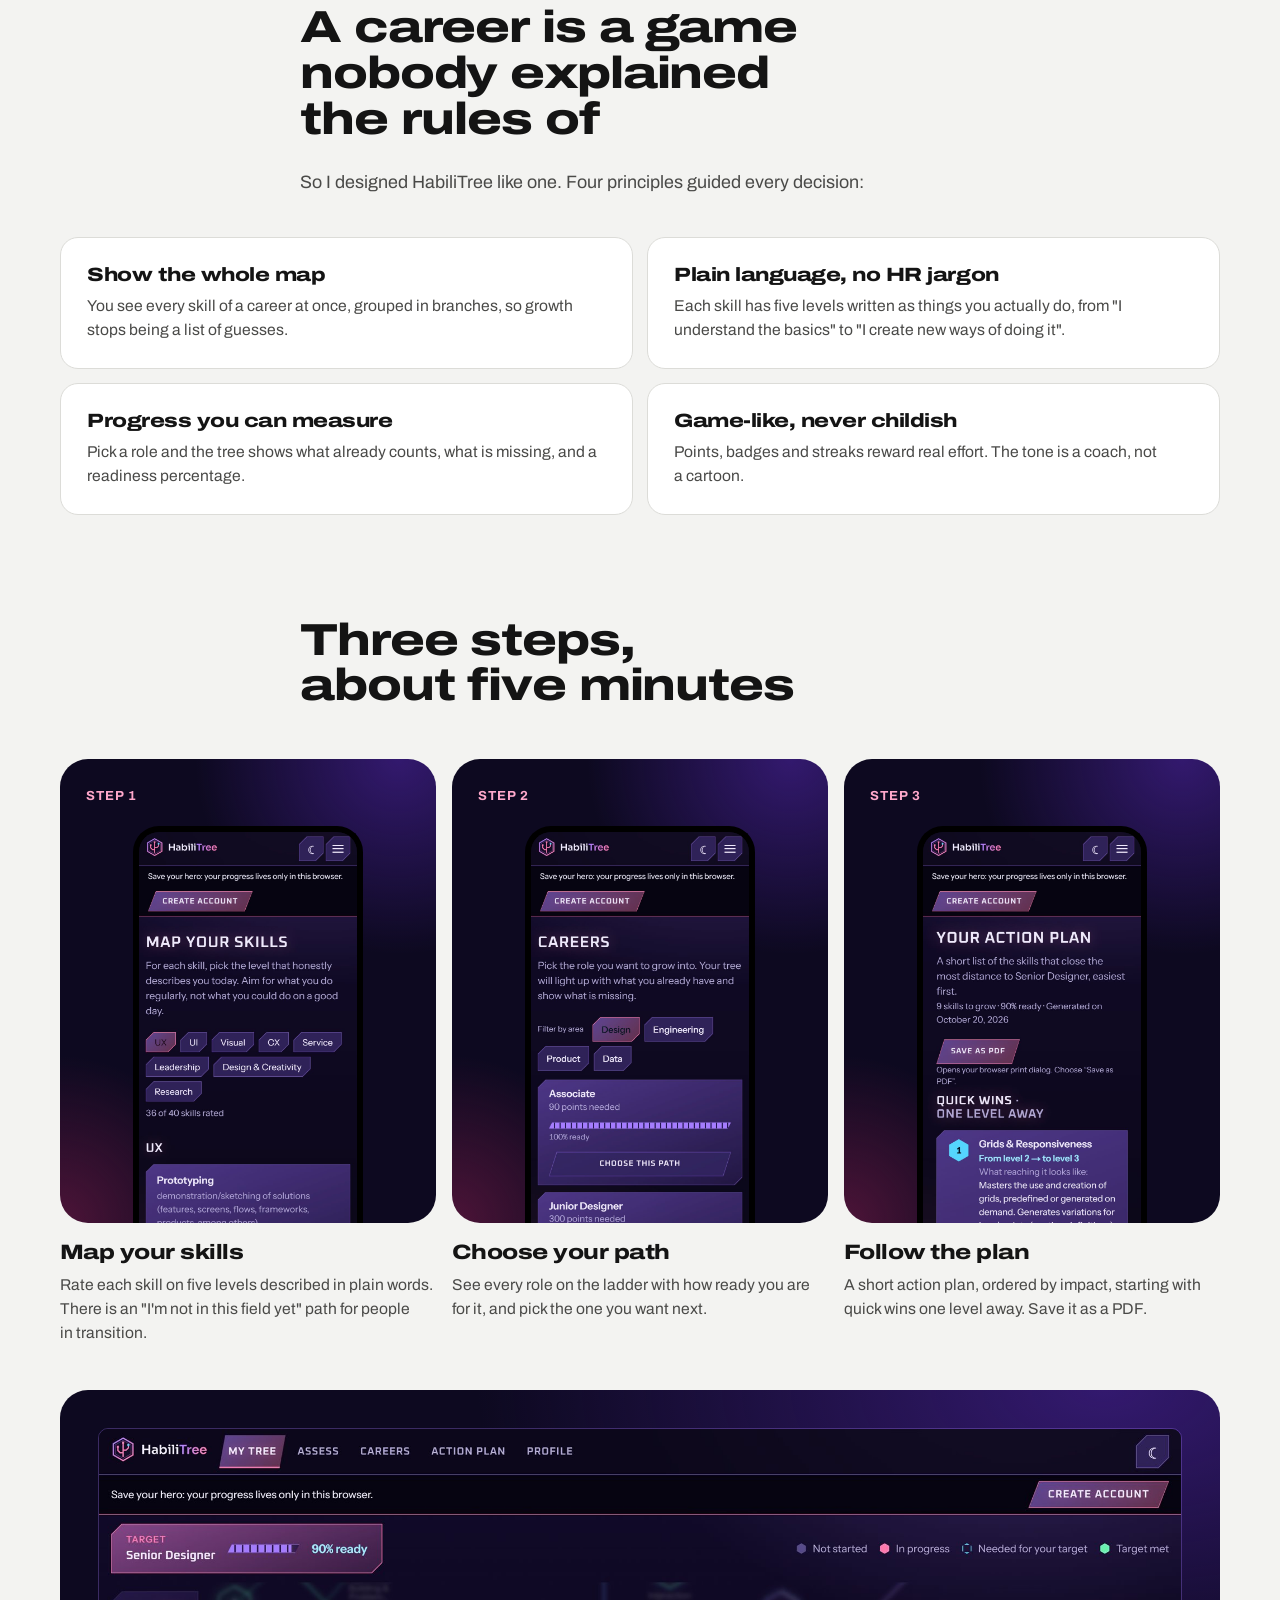
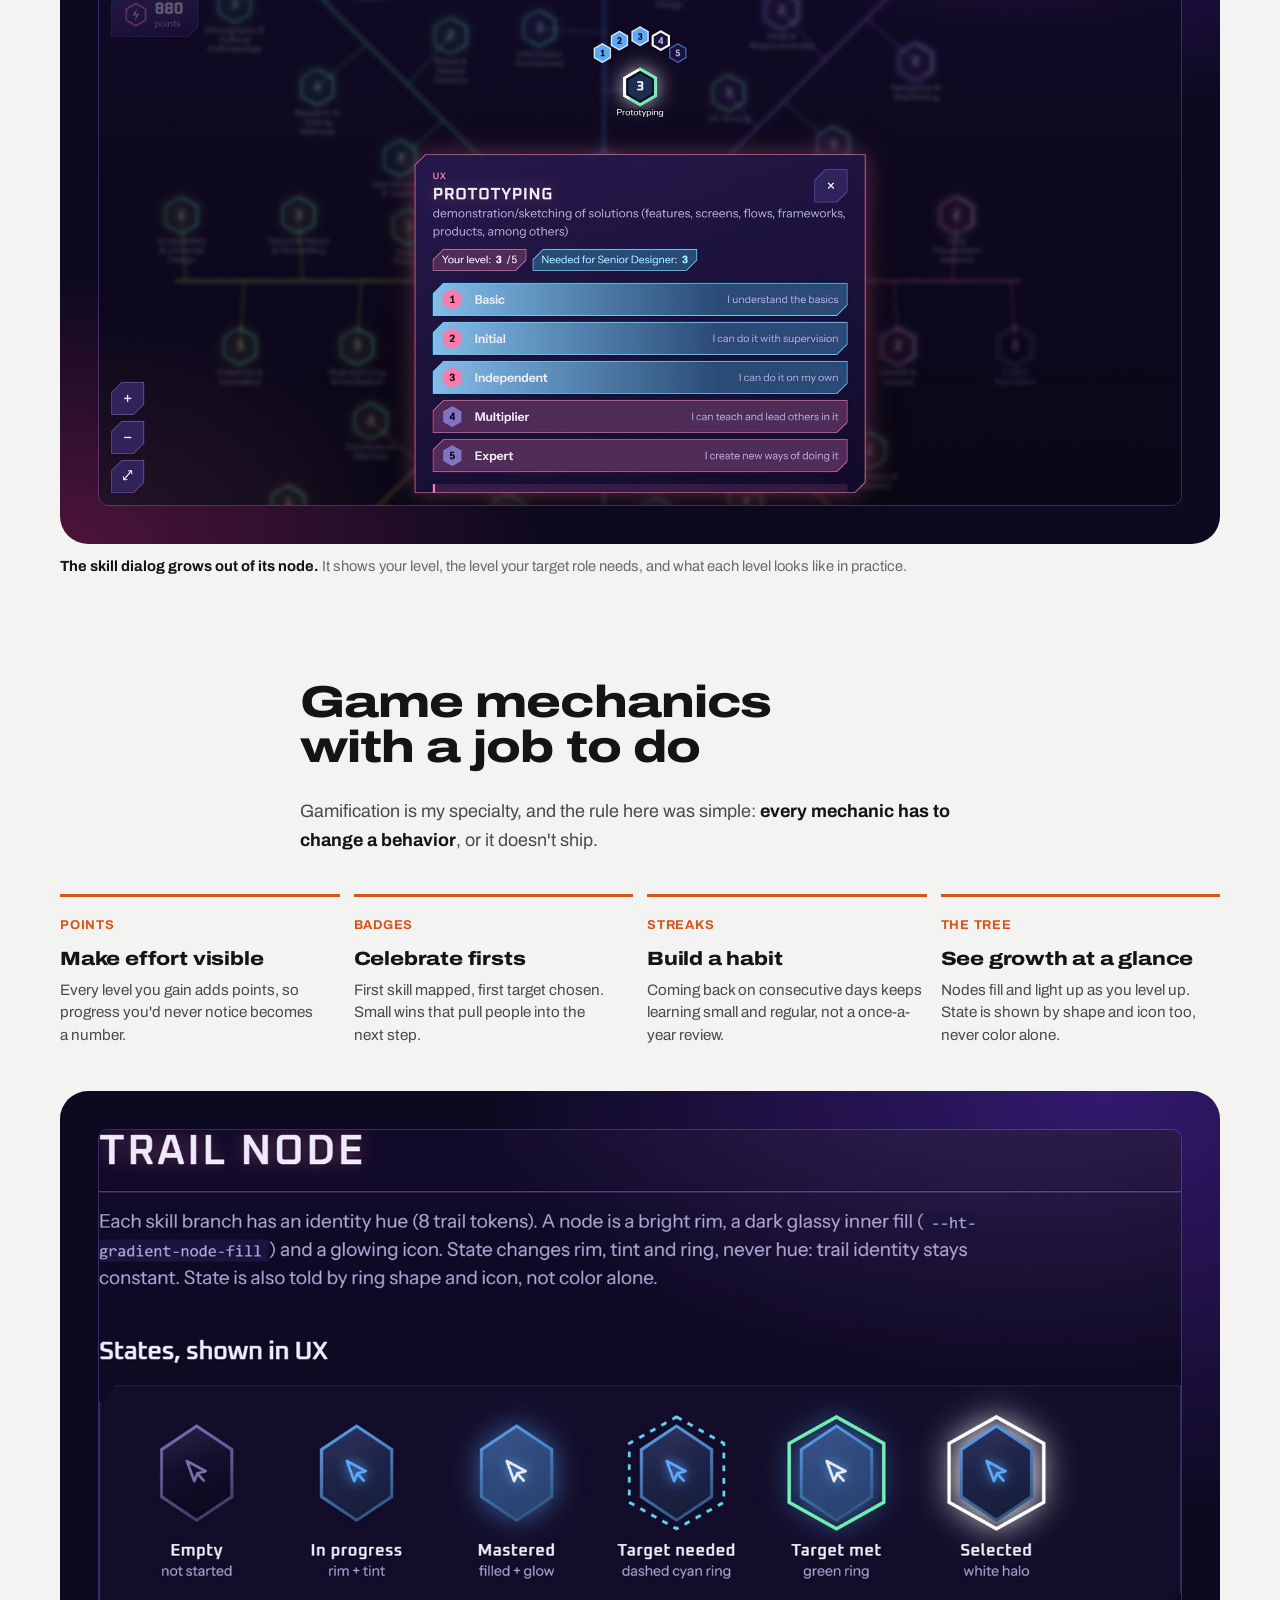
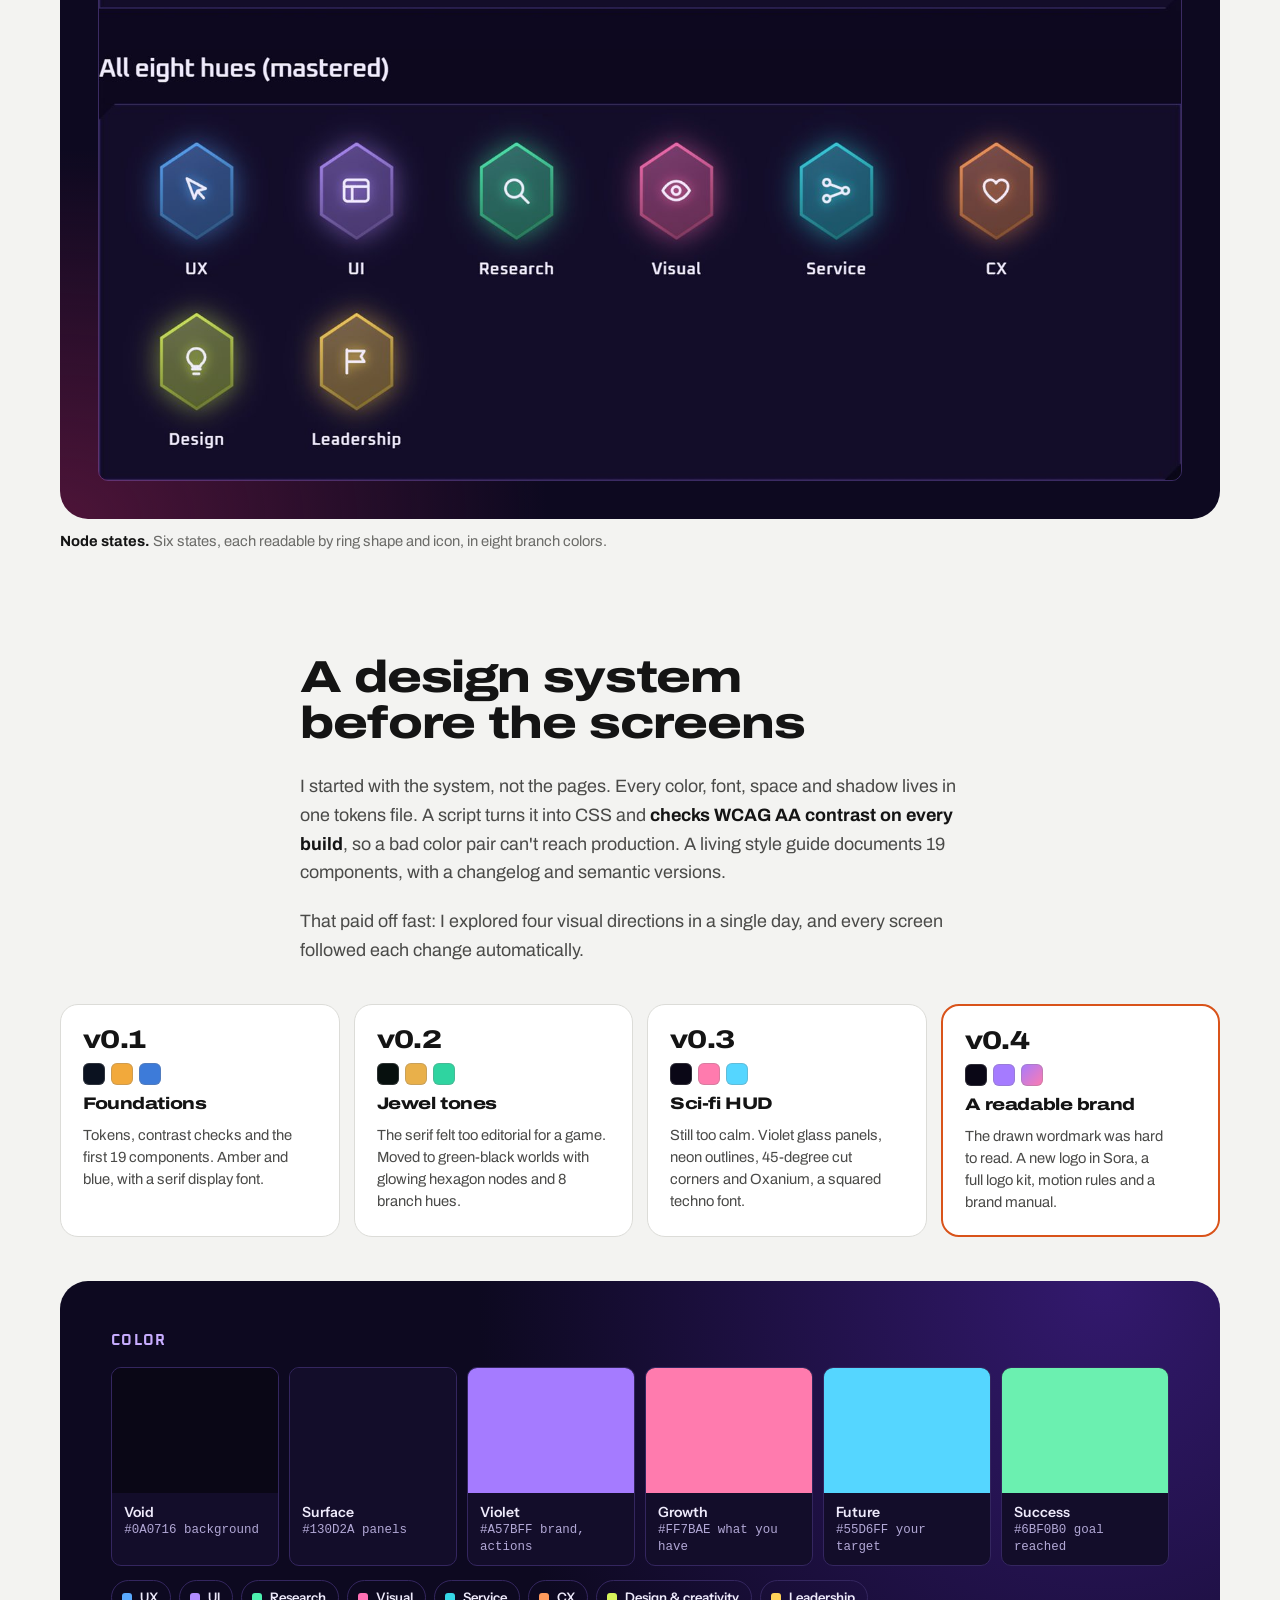
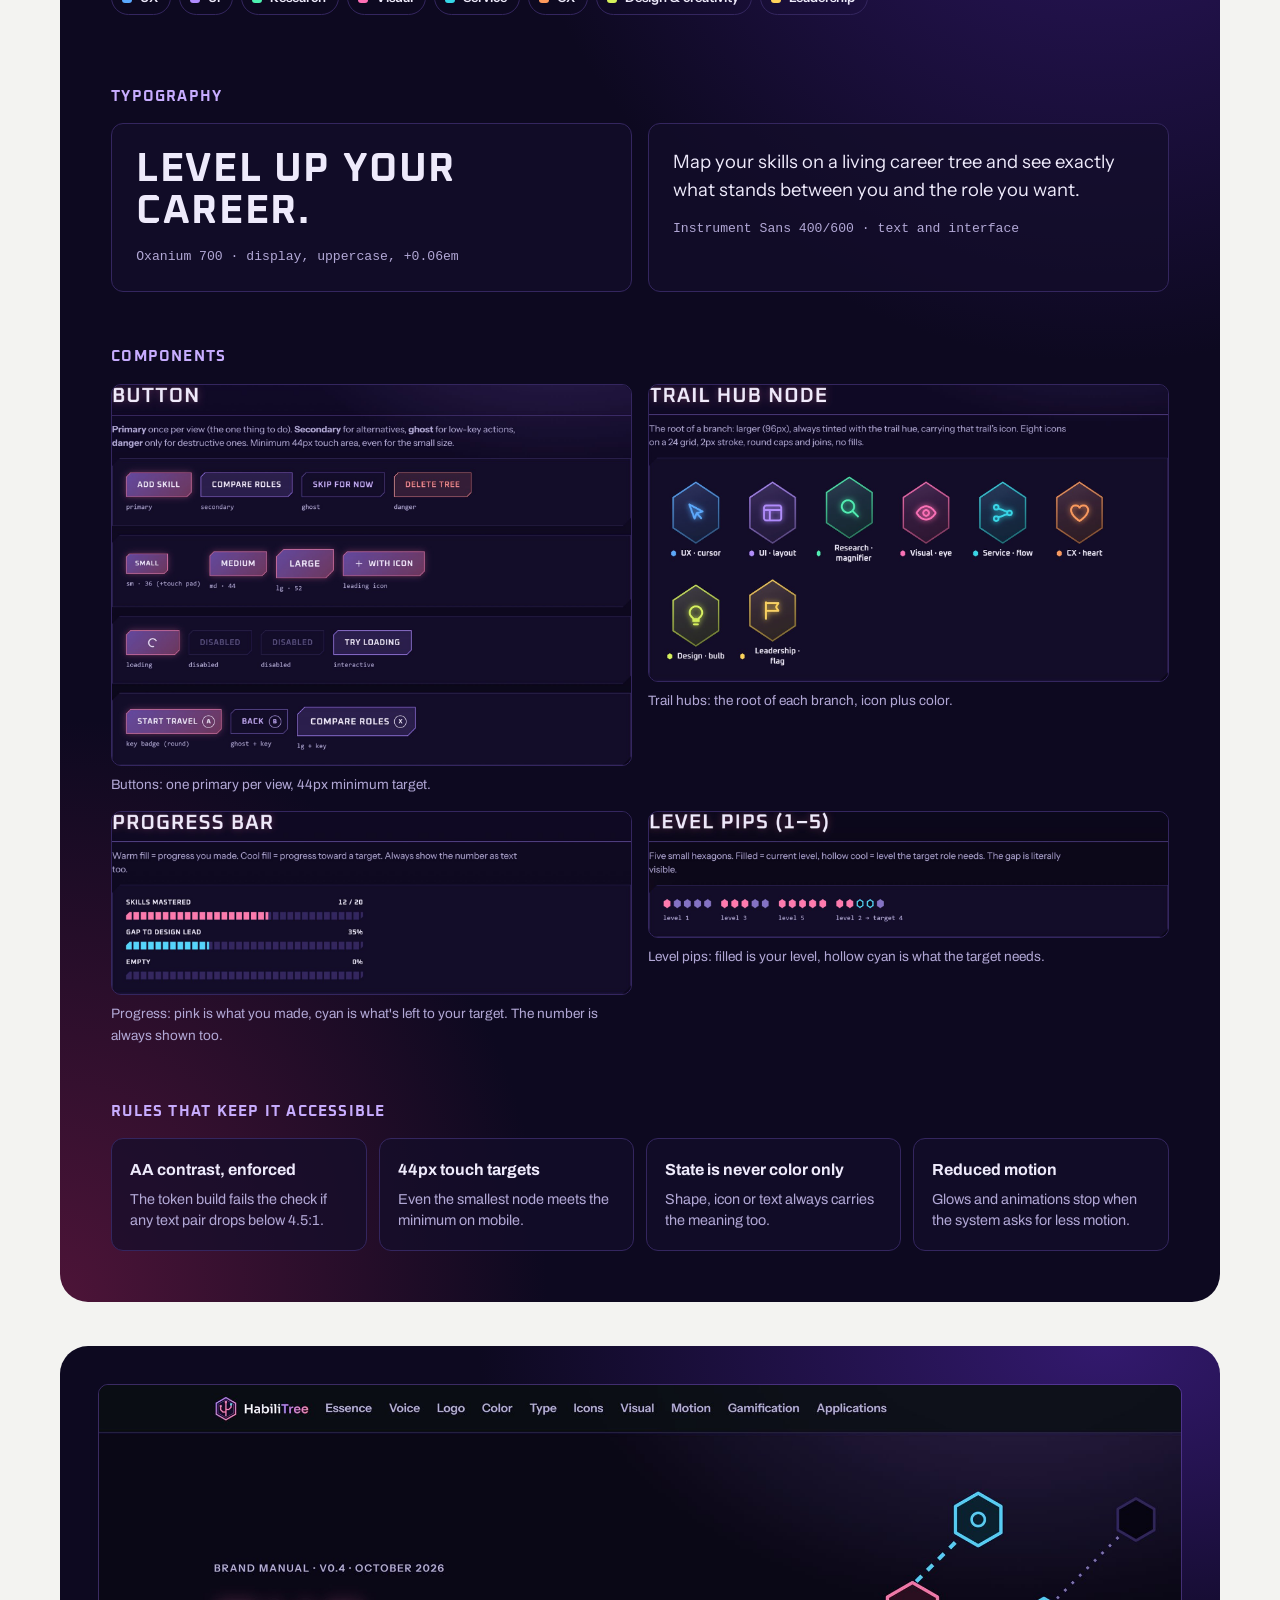
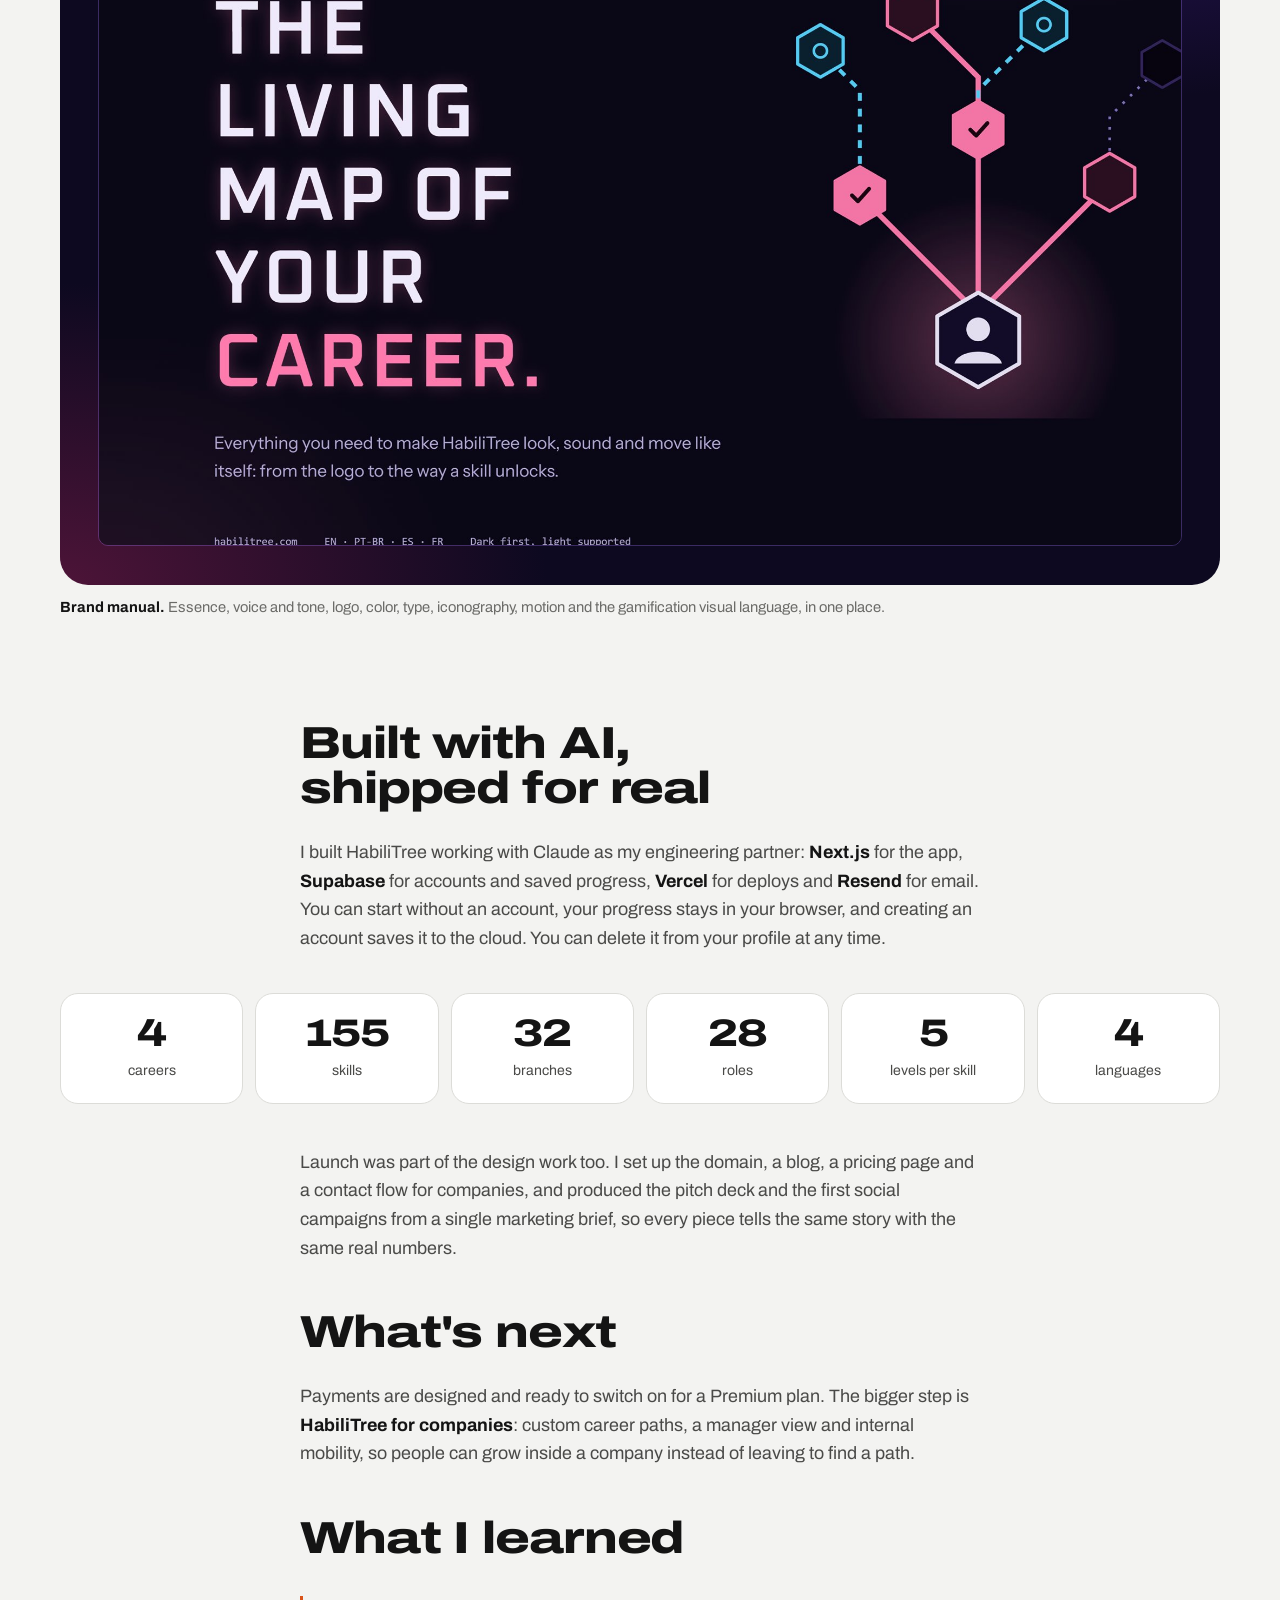
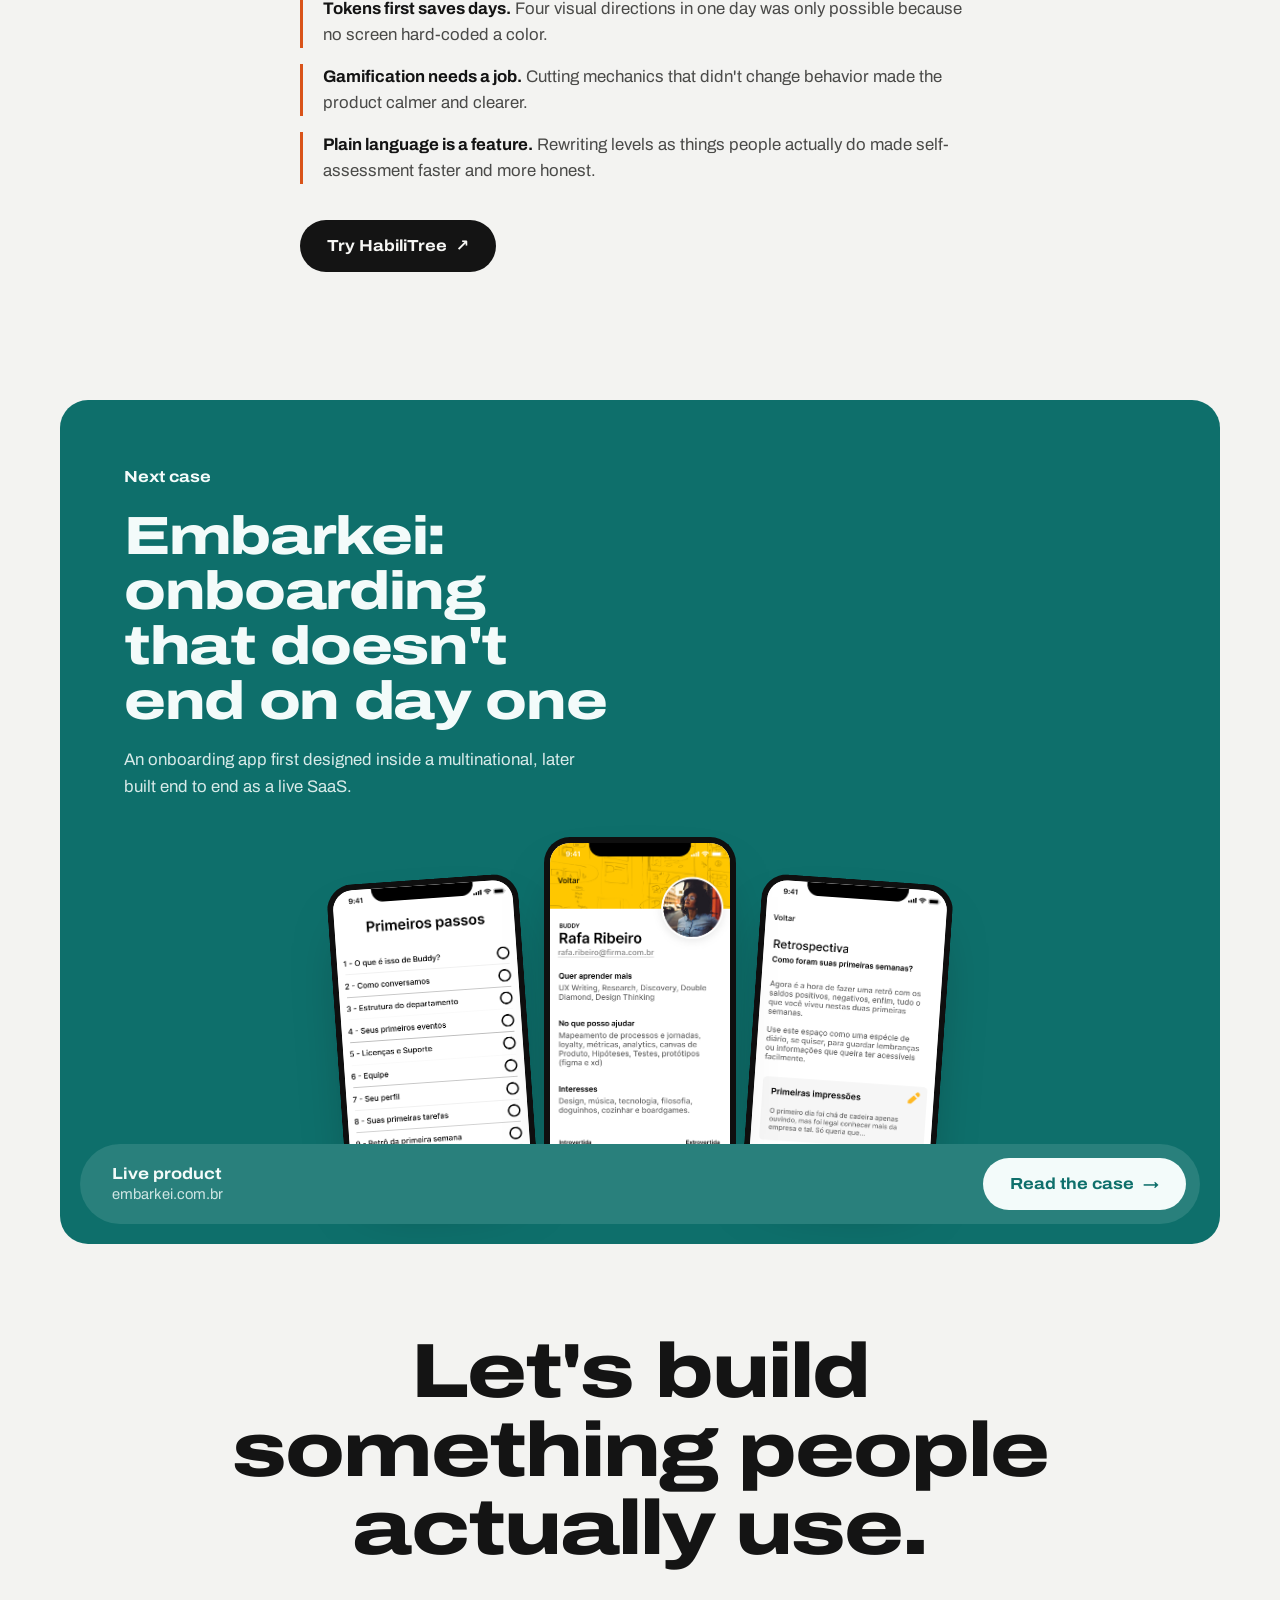
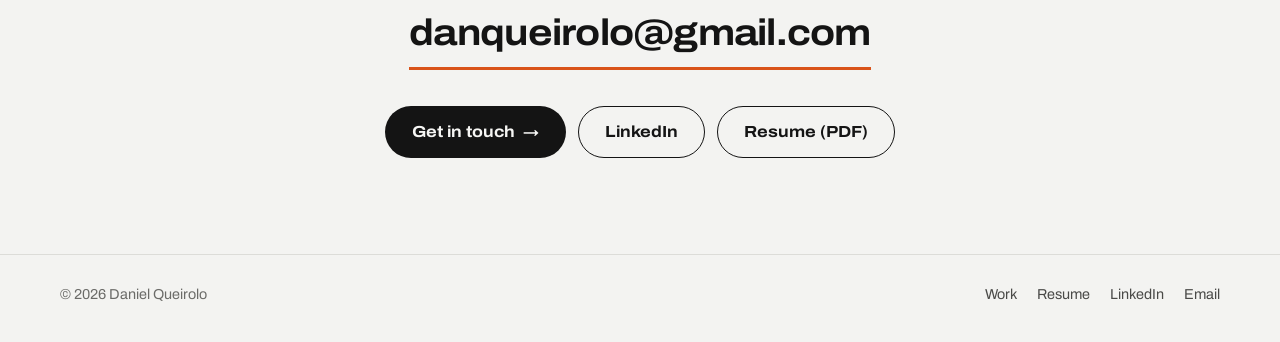
<file: habilitree.html>
<!doctype html>
<html lang="en">
<head>
<meta charset="utf-8">
<meta name="viewport" content="width=device-width, initial-scale=1">
<title>HabiliTree · Daniel Queirolo</title>
<meta name="description" content="Case study: HabiliTree, a gamified career skill tree. Research, game design, a design system, brand, an AI-assisted build and launch, all end to end.">
<meta name="theme-color" content="#f3f3f1" media="(prefers-color-scheme: light)">
<meta name="theme-color" content="#111111" media="(prefers-color-scheme: dark)">
<meta property="og:type" content="article">
<meta property="og:title" content="HabiliTree · Daniel Queirolo">
<meta property="og:description" content="Level up your career, one skill at a time. A gamified skill tree, designed, built and launched end to end.">
<meta property="og:image" content="https://danielqueirolo.github.io/assets/img/habilitree/d-tree.jpg">
<meta name="twitter:card" content="summary_large_image">
<link rel="preconnect" href="https://fonts.googleapis.com">
<link rel="preconnect" href="https://fonts.gstatic.com" crossorigin>
<link href="https://fonts.googleapis.com/css2?family=Archivo:wdth,wght@62..125,100..900&family=Oxanium:wght@600;700&family=Instrument+Sans:wght@400;600&display=swap" rel="stylesheet">
<link rel="stylesheet" href="assets/site.css">
<link rel="stylesheet" href="assets/habilitree.css">
</head>
<body>
<a class="skip" href="#main">Skip to content</a>

<nav class="nav" aria-label="Main">
  <a class="nav-name" href="index.html">Daniel Queirolo</a>
  <a href="index.html#work">Work</a>
  <a class="hide-sm" href="index.html#about">About</a>
  <a href="assets/Daniel_Queirolo_Resume.pdf" target="_blank" rel="noopener">Resume</a>
  <a class="hide-sm" href="https://www.linkedin.com/in/danqueirolo/" target="_blank" rel="noopener">LinkedIn</a>
  <a class="nav-cta" href="#contact">Get in touch</a>
</nav>

<main id="main">
<header class="cs-hero wrap">
  <a class="back rise" href="index.html#work"><span aria-hidden="true">&larr;</span> All work</a>
  <h1 class="rise" style="--i:1">Level up your career, one skill at a time</h1>
  <p class="lead rise" style="--i:2">HabiliTree turns a career into a living skill tree. You map what you can do today, pick the role you want, and get a short plan that closes the gap. I designed, built and launched it end to end.</p>
  <dl class="cs-meta rise" style="--i:3">
    <div><dt>Role</dt><dd>Founder, product designer and builder</dd></div>
    <div><dt>Timeline</dt><dd>Concept 2025, launched October 2026</dd></div>
    <div><dt>Scope</dt><dd>Research, game design, design system, brand, AI-assisted build, launch</dd></div>
    <div><dt>Status</dt><dd>Live at <a href="https://habilitree.com/en" target="_blank" rel="noopener">habilitree.com</a></dd></div>
  </dl>
  <div class="ht-panel ht-cover rise" style="--i:4">
    <div class="browser"><img src="assets/img/habilitree/d-tree.jpg" alt="HabiliTree's skill tree on desktop: eight colored branches of hexagon skills around a central node, with a target role and a readiness bar at the top." width="2000" height="1250"></div>
    <div class="phones" aria-hidden="true">
      <div class="ht-phone"><img src="assets/img/habilitree/m-start.jpg" alt="" width="780" height="1688"></div>
      <div class="ht-phone"><img src="assets/img/habilitree/m-skill.jpg" alt="" width="780" height="1688"></div>
    </div>
  </div>
</header>

<!-- Problem -->
<section class="prose-section wrap">
  <div class="prose reveal">
    <h2>Nobody tells you what it takes to get promoted</h2>
    <p>Ask a manager what you need for the next role and you usually get a vague answer. Career ladders live in PDFs nobody reads, and courses teach you things without telling you <strong>what</strong> to learn or <strong>why</strong>. Meanwhile, the skills that jobs ask for are changing faster than ever.</p>
  </div>
  <div class="stats reveal">
    <div><b>59 in 100</b><p>workers will need reskilling or upskilling by 2030.</p></div>
    <div><b>~40%</b><p>of the core skills jobs require are expected to change by 2030.</p></div>
    <div><b>63%</b><p>of employers name the skills gap as the biggest barrier to transforming their business.</p></div>
  </div>
  <p class="source">Source: World Economic Forum, Future of Jobs Report 2025.</p>
  <div class="cards-4">
    <div class="reveal"><p class="quote">"Which career should I even pick?"</p><h3>The new grad</h3><p>Has potential but no map of where each path leads.</p></div>
    <div class="reveal" style="--i:1"><p class="quote">"What's missing for my promotion?"</p><h3>The climber</h3><p>Wants to grow where they are, but can't see the gap.</p></div>
    <div class="reveal" style="--i:2"><p class="quote">"Do I start from zero?"</p><h3>The switcher</h3><p>Wants a new field and undervalues the skills they already have.</p></div>
    <div class="reveal" style="--i:3"><p class="quote">"What do I learn now that AI is here?"</p><h3>The one who feels lost</h3><p>Overwhelmed by change and unsure where to put their time.</p></div>
  </div>
</section>

<!-- Origin -->
<section class="prose-section wrap">
  <div class="prose reveal">
    <h2>It started as a poster I made for myself</h2>
    <p>In 2025 I drew my own design skill tree in Illustrator: every skill a hexagon, every hexagon a level from one to five. It helped me see where I stood. But a poster can't tell you what is missing for the next role, and it doesn't change as you grow.</p>
    <p>Before that, I had explored the same pain with a career-discovery program for young people: 20+ interviews and 8 personal career reports. The pattern was the same everywhere. <strong>People can't see their own skills, or the distance to where they want to go.</strong></p>
  </div>
  <div class="split2 reveal">
    <figure><div class="frame"><img src="assets/img/skilltree.jpg" alt="Daniel's hand-made design skill tree poster, with hexagon skills grouped by color and rated from one to five." width="1400" height="1400" loading="lazy"></div><figcaption><b>Before:</b> my personal skill tree, drawn in Illustrator.</figcaption></figure>
    <figure><div class="frame dark"><img src="assets/img/habilitree/m-tree.jpg" alt="The same idea as a product: an interactive skill tree on a phone, with a target role and readiness percentage." width="780" height="1688" loading="lazy"></div><figcaption><b>After:</b> a tree anyone can fill in, that updates as they grow.</figcaption></figure>
  </div>
</section>

<!-- Principles -->
<section class="prose-section wrap">
  <div class="prose reveal">
    <h2>A career is a game nobody explained the rules of</h2>
    <p>So I designed HabiliTree like one. Four principles guided every decision:</p>
  </div>
  <div class="cards-2">
    <div class="reveal"><h3>Show the whole map</h3><p>You see every skill of a career at once, grouped in branches, so growth stops being a list of guesses.</p></div>
    <div class="reveal" style="--i:1"><h3>Plain language, no HR jargon</h3><p>Each skill has five levels written as things you actually do, from "I understand the basics" to "I create new ways of doing it".</p></div>
    <div class="reveal"><h3>Progress you can measure</h3><p>Pick a role and the tree shows what already counts, what is missing, and a readiness percentage.</p></div>
    <div class="reveal" style="--i:1"><h3>Game-like, never childish</h3><p>Points, badges and streaks reward real effort. The tone is a coach, not a cartoon.</p></div>
  </div>
</section>

<!-- How it works -->
<section class="prose-section wrap">
  <div class="prose reveal">
    <h2>Three steps, about five minutes</h2>
  </div>
  <ol class="how">
    <li class="reveal">
      <div class="ht-panel"><span class="step-n">Step 1</span><div class="ht-phone"><img src="assets/img/habilitree/m-assess.jpg" alt="Assessment screen: each skill with a 0 to 5 level picker." width="780" height="1688" loading="lazy"></div></div>
      <h3>Map your skills</h3><p>Rate each skill on five levels described in plain words. There is an "I'm not in this field yet" path for people in transition.</p>
    </li>
    <li class="reveal" style="--i:1">
      <div class="ht-panel"><span class="step-n">Step 2</span><div class="ht-phone"><img src="assets/img/habilitree/m-careers.jpg" alt="Careers screen: a ladder of roles from Associate to Head of Design, each with a readiness bar." width="780" height="1688" loading="lazy"></div></div>
      <h3>Choose your path</h3><p>See every role on the ladder with how ready you are for it, and pick the one you want next.</p>
    </li>
    <li class="reveal" style="--i:2">
      <div class="ht-panel"><span class="step-n">Step 3</span><div class="ht-phone"><img src="assets/img/habilitree/m-plan.jpg" alt="Action plan screen: quick wins one level away, with what reaching the next level looks like." width="780" height="1688" loading="lazy"></div></div>
      <h3>Follow the plan</h3><p>A short action plan, ordered by impact, starting with quick wins one level away. Save it as a PDF.</p>
    </li>
  </ol>
  <figure class="ht-figure reveal">
    <div class="ht-panel"><img src="assets/img/habilitree/d-skill.jpg" alt="Skill dialog for Prototyping, growing out of its node on the tree, listing five levels with the current and target level marked." width="2000" height="1250" loading="lazy"></div>
    <figcaption><b>The skill dialog grows out of its node.</b> It shows your level, the level your target role needs, and what each level looks like in practice.</figcaption>
  </figure>
</section>

<!-- Gamification -->
<section class="prose-section wrap">
  <div class="prose reveal">
    <h2>Game mechanics with a job to do</h2>
    <p>Gamification is my specialty, and the rule here was simple: <strong>every mechanic has to change a behavior</strong>, or it doesn't ship.</p>
  </div>
  <div class="mech reveal">
    <div><span>Points</span><b>Make effort visible</b><p>Every level you gain adds points, so progress you'd never notice becomes a number.</p></div>
    <div><span>Badges</span><b>Celebrate firsts</b><p>First skill mapped, first target chosen. Small wins that pull people into the next step.</p></div>
    <div><span>Streaks</span><b>Build a habit</b><p>Coming back on consecutive days keeps learning small and regular, not a once-a-year review.</p></div>
    <div><span>The tree</span><b>See growth at a glance</b><p>Nodes fill and light up as you level up. State is shown by shape and icon too, never color alone.</p></div>
  </div>
  <figure class="ht-figure reveal">
    <div class="ht-panel"><img src="assets/img/habilitree/ds-tnode.jpg" alt="Trail node states from the design system: empty, in progress, mastered, target needed, target met and selected, plus eight branch hues." width="1600" height="1405" loading="lazy"></div>
    <figcaption><b>Node states.</b> Six states, each readable by ring shape and icon, in eight branch colors.</figcaption>
  </figure>
</section>

<!-- Design system -->
<section class="prose-section wrap">
  <div class="prose reveal">
    <h2>A design system before the screens</h2>
    <p>I started with the system, not the pages. Every color, font, space and shadow lives in one tokens file. A script turns it into CSS and <strong>checks WCAG AA contrast on every build</strong>, so a bad color pair can't reach production. A living style guide documents 19 components, with a changelog and semantic versions.</p>
    <p>That paid off fast: I explored four visual directions in a single day, and every screen followed each change automatically.</p>
  </div>
  <ol class="versions">
    <li class="reveal"><span class="v">v0.1</span><span class="chips" aria-hidden="true"><i style="background:#0b1220"></i><i style="background:#f2a93b"></i><i style="background:#3d7bd9"></i></span><h3>Foundations</h3><p>Tokens, contrast checks and the first 19 components. Amber and blue, with a serif display font.</p></li>
    <li class="reveal" style="--i:1"><span class="v">v0.2</span><span class="chips" aria-hidden="true"><i style="background:#07100e"></i><i style="background:#e9b04a"></i><i style="background:#2fd4a0"></i></span><h3>Jewel tones</h3><p>The serif felt too editorial for a game. Moved to green-black worlds with glowing hexagon nodes and 8 branch hues.</p></li>
    <li class="reveal" style="--i:2"><span class="v">v0.3</span><span class="chips" aria-hidden="true"><i style="background:#0a0716"></i><i style="background:#ff7bae"></i><i style="background:#55d6ff"></i></span><h3>Sci-fi HUD</h3><p>Still too calm. Violet glass panels, neon outlines, 45-degree cut corners and Oxanium, a squared techno font.</p></li>
    <li class="reveal final" style="--i:3"><span class="v">v0.4</span><span class="chips" aria-hidden="true"><i style="background:#0a0716"></i><i style="background:#a57bff"></i><i style="background:linear-gradient(135deg,#a57bff,#ff7bae)"></i></span><h3>A readable brand</h3><p>The drawn wordmark was hard to read. A new logo in Sora, a full logo kit, motion rules and a brand manual.</p></li>
  </ol>

  <div class="ht-panel ds reveal">
    <div>
      <h3>Color</h3>
      <div class="swatches">
        <div><i style="background:#0a0716"></i><span><b>Void</b>#0A0716 background</span></div>
        <div><i style="background:#130d2a"></i><span><b>Surface</b>#130D2A panels</span></div>
        <div><i style="background:#a57bff"></i><span><b>Violet</b>#A57BFF brand, actions</span></div>
        <div><i style="background:#ff7bae"></i><span><b>Growth</b>#FF7BAE what you have</span></div>
        <div><i style="background:#55d6ff"></i><span><b>Future</b>#55D6FF your target</span></div>
        <div><i style="background:#6bf0b0"></i><span><b>Success</b>#6BF0B0 goal reached</span></div>
      </div>
      <ul class="trails" aria-label="Branch colors">
        <li style="--c:#5aa9ff">UX</li><li style="--c:#b18cff">UI</li><li style="--c:#4df0b0">Research</li><li style="--c:#ff6fb5">Visual</li>
        <li style="--c:#36d7e8">Service</li><li style="--c:#ff9a5c">CX</li><li style="--c:#d6f25a">Design &amp; creativity</li><li style="--c:#ffd25a">Leadership</li>
      </ul>
    </div>
    <div>
      <h3>Typography</h3>
      <div class="typespec">
        <div><p class="oxa">Level up your career.</p><small>Oxanium 700 · display, uppercase, +0.06em</small></div>
        <div><p class="ins">Map your skills on a living career tree and see exactly what stands between you and the role you want.</p><small>Instrument Sans 400/600 · text and interface</small></div>
      </div>
    </div>
    <div>
      <h3>Components</h3>
      <div class="comp-grid">
        <figure><img src="assets/img/habilitree/ds-button.jpg" alt="Button variants: primary, secondary, ghost and danger, in three sizes, with loading and disabled states." width="1600" height="1172" loading="lazy"><figcaption>Buttons: one primary per view, 44px minimum target.</figcaption></figure>
        <figure><img src="assets/img/habilitree/ds-hub.jpg" alt="Eight trail hub nodes, one per branch, each with its own icon and color." width="1600" height="915" loading="lazy"><figcaption>Trail hubs: the root of each branch, icon plus color.</figcaption></figure>
        <figure><img src="assets/img/habilitree/ds-progress.jpg" alt="Segmented progress bars: pink for skills mastered, cyan for the gap to a target role." width="1600" height="562" loading="lazy"><figcaption>Progress: pink is what you made, cyan is what's left to your target. The number is always shown too.</figcaption></figure>
        <figure><img src="assets/img/habilitree/ds-pips.jpg" alt="Level pips: five small hexagons, filled for the current level and hollow cyan for the level a target role needs." width="1600" height="384" loading="lazy"><figcaption>Level pips: filled is your level, hollow cyan is what the target needs.</figcaption></figure>
      </div>
    </div>
    <div>
      <h3>Rules that keep it accessible</h3>
      <div class="ds-rules">
        <div><b>AA contrast, enforced</b><p>The token build fails the check if any text pair drops below 4.5:1.</p></div>
        <div><b>44px touch targets</b><p>Even the smallest node meets the minimum on mobile.</p></div>
        <div><b>State is never color only</b><p>Shape, icon or text always carries the meaning too.</p></div>
        <div><b>Reduced motion</b><p>Glows and animations stop when the system asks for less motion.</p></div>
      </div>
    </div>
  </div>

  <figure class="ht-figure reveal">
    <div class="ht-panel"><img src="assets/img/habilitree/brand-hero.jpg" alt="Cover of the HabiliTree brand manual: The living map of your career, with the hexagon tree symbol." width="2000" height="1406" loading="lazy"></div>
    <figcaption><b>Brand manual.</b> Essence, voice and tone, logo, color, type, iconography, motion and the gamification visual language, in one place.</figcaption>
  </figure>
</section>

<!-- Build & launch -->
<section class="prose-section wrap">
  <div class="prose reveal">
    <h2>Built with AI, shipped for real</h2>
    <p>I built HabiliTree working with Claude as my engineering partner: <strong>Next.js</strong> for the app, <strong>Supabase</strong> for accounts and saved progress, <strong>Vercel</strong> for deploys and <strong>Resend</strong> for email. You can start without an account, your progress stays in your browser, and creating an account saves it to the cloud. You can delete it from your profile at any time.</p>
  </div>
  <div class="numbers reveal">
    <div><b>4</b><span>careers</span></div>
    <div><b>155</b><span>skills</span></div>
    <div><b>32</b><span>branches</span></div>
    <div><b>28</b><span>roles</span></div>
    <div><b>5</b><span>levels per skill</span></div>
    <div><b>4</b><span>languages</span></div>
  </div>
  <div class="prose reveal" style="margin-top:44px">
    <p>Launch was part of the design work too. I set up the domain, a blog, a pricing page and a contact flow for companies, and produced the pitch deck and the first social campaigns from a single marketing brief, so every piece tells the same story with the same real numbers.</p>
    <h2 style="margin-top:28px">What's next</h2>
    <p>Payments are designed and ready to switch on for a Premium plan. The bigger step is <strong>HabiliTree for companies</strong>: custom career paths, a manager view and internal mobility, so people can grow inside a company instead of leaving to find a path.</p>
    <h2 style="margin-top:28px">What I learned</h2>
  </div>
  <ul class="learned prose reveal">
    <li><b>Tokens first saves days.</b> Four visual directions in one day was only possible because no screen hard-coded a color.</li>
    <li><b>Gamification needs a job.</b> Cutting mechanics that didn't change behavior made the product calmer and clearer.</li>
    <li><b>Plain language is a feature.</b> Rewriting levels as things people actually do made self-assessment faster and more honest.</li>
  </ul>
  <div class="prose reveal" style="margin-top:36px">
    <p><a class="btn btn-ink" href="https://habilitree.com/en" target="_blank" rel="noopener" style="color:var(--on-ink);text-decoration:none">Try HabiliTree <span class="arrow" aria-hidden="true">&nearr;</span></a></p>
  </div>
</section>

<section class="next-case wrap">
  <article class="case case-embarkei reveal">
    <div class="case-body">
      <div class="case-brand">Next case</div>
      <h3>Embarkei: onboarding that doesn't end on day one</h3>
      <p>An onboarding app first designed inside a multinational, later built end to end as a live SaaS.</p>
    </div>
    <div class="case-visual" aria-hidden="true">
      <div class="phone"><img src="assets/img/ambev/tarefas.png" alt="" width="375" height="812" loading="lazy"></div>
      <div class="phone"><img src="assets/img/ambev/buddy-perfil.png" alt="" width="375" height="812" loading="lazy"></div>
      <div class="phone"><img src="assets/img/ambev/retrospectiva.png" alt="" width="375" height="812" loading="lazy"></div>
    </div>
    <div class="case-bar">
      <div class="facts"><div><b>Live product</b><span>embarkei.com.br</span></div></div>
      <a class="btn case-link" href="onboarding.html">Read the case <span class="arrow" aria-hidden="true">&rarr;</span></a>
    </div>
  </article>
</section>

<section class="contact wrap" id="contact" aria-labelledby="contact-title">
  <h2 id="contact-title" class="reveal">Let's build something people actually use.</h2>
  <a class="email-big reveal" style="--i:1" href="mailto:danqueirolo@gmail.com">danqueirolo@gmail.com</a>
  <div class="contact-ctas reveal" style="--i:2">
    <a class="btn btn-ink" href="mailto:danqueirolo@gmail.com">Get in touch <span class="arrow" aria-hidden="true">&rarr;</span></a>
    <a class="btn btn-line" href="https://www.linkedin.com/in/danqueirolo/" target="_blank" rel="noopener">LinkedIn</a>
    <a class="btn btn-line" href="assets/Daniel_Queirolo_Resume.pdf" target="_blank" rel="noopener">Resume (PDF)</a>
  </div>
</section>
</main>

<footer class="footer">
  <div class="wrap">
    <span>&copy; 2026 Daniel Queirolo</span>
    <nav aria-label="Footer">
      <a href="index.html#work">Work</a>
      <a href="assets/Daniel_Queirolo_Resume.pdf" target="_blank" rel="noopener">Resume</a>
      <a href="https://www.linkedin.com/in/danqueirolo/" target="_blank" rel="noopener">LinkedIn</a>
      <a href="mailto:danqueirolo@gmail.com">Email</a>
    </nav>
  </div>
</footer>
<script src="assets/site.js"></script>
</body>
</html>
</file>
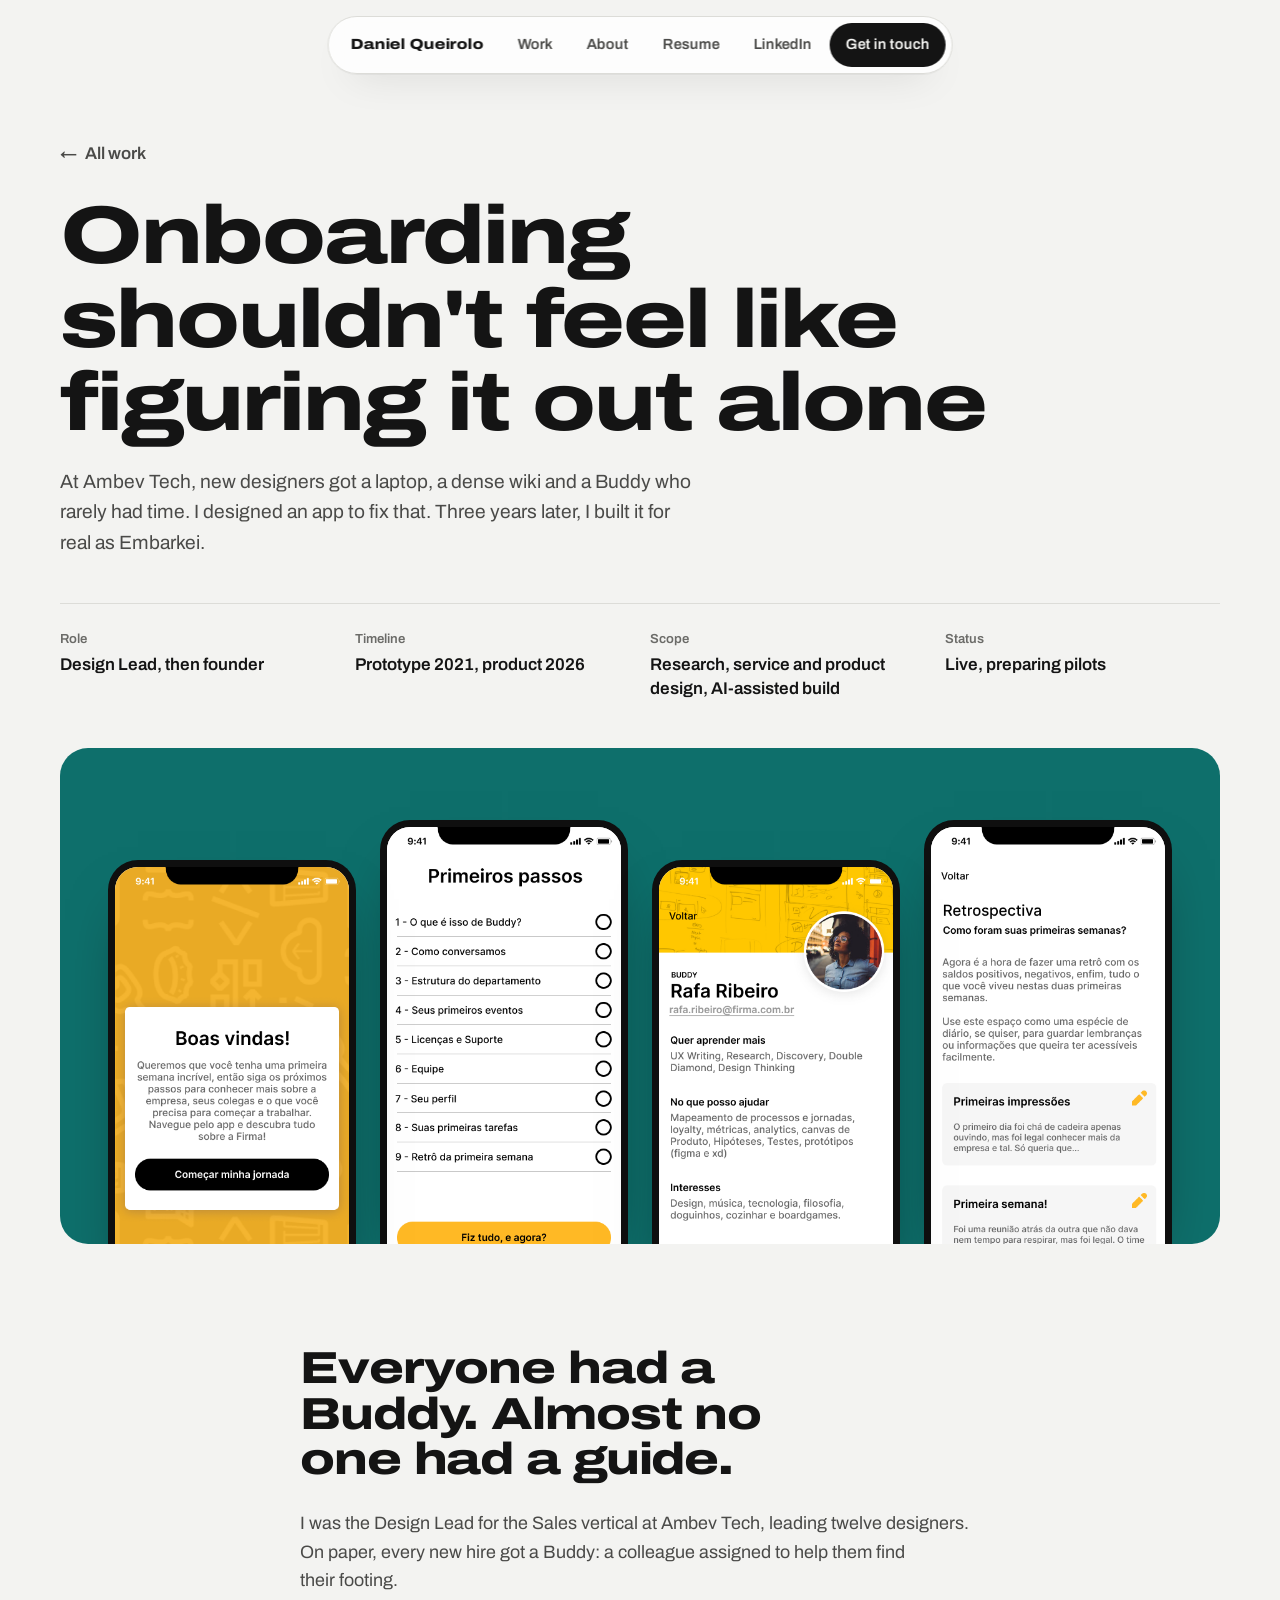
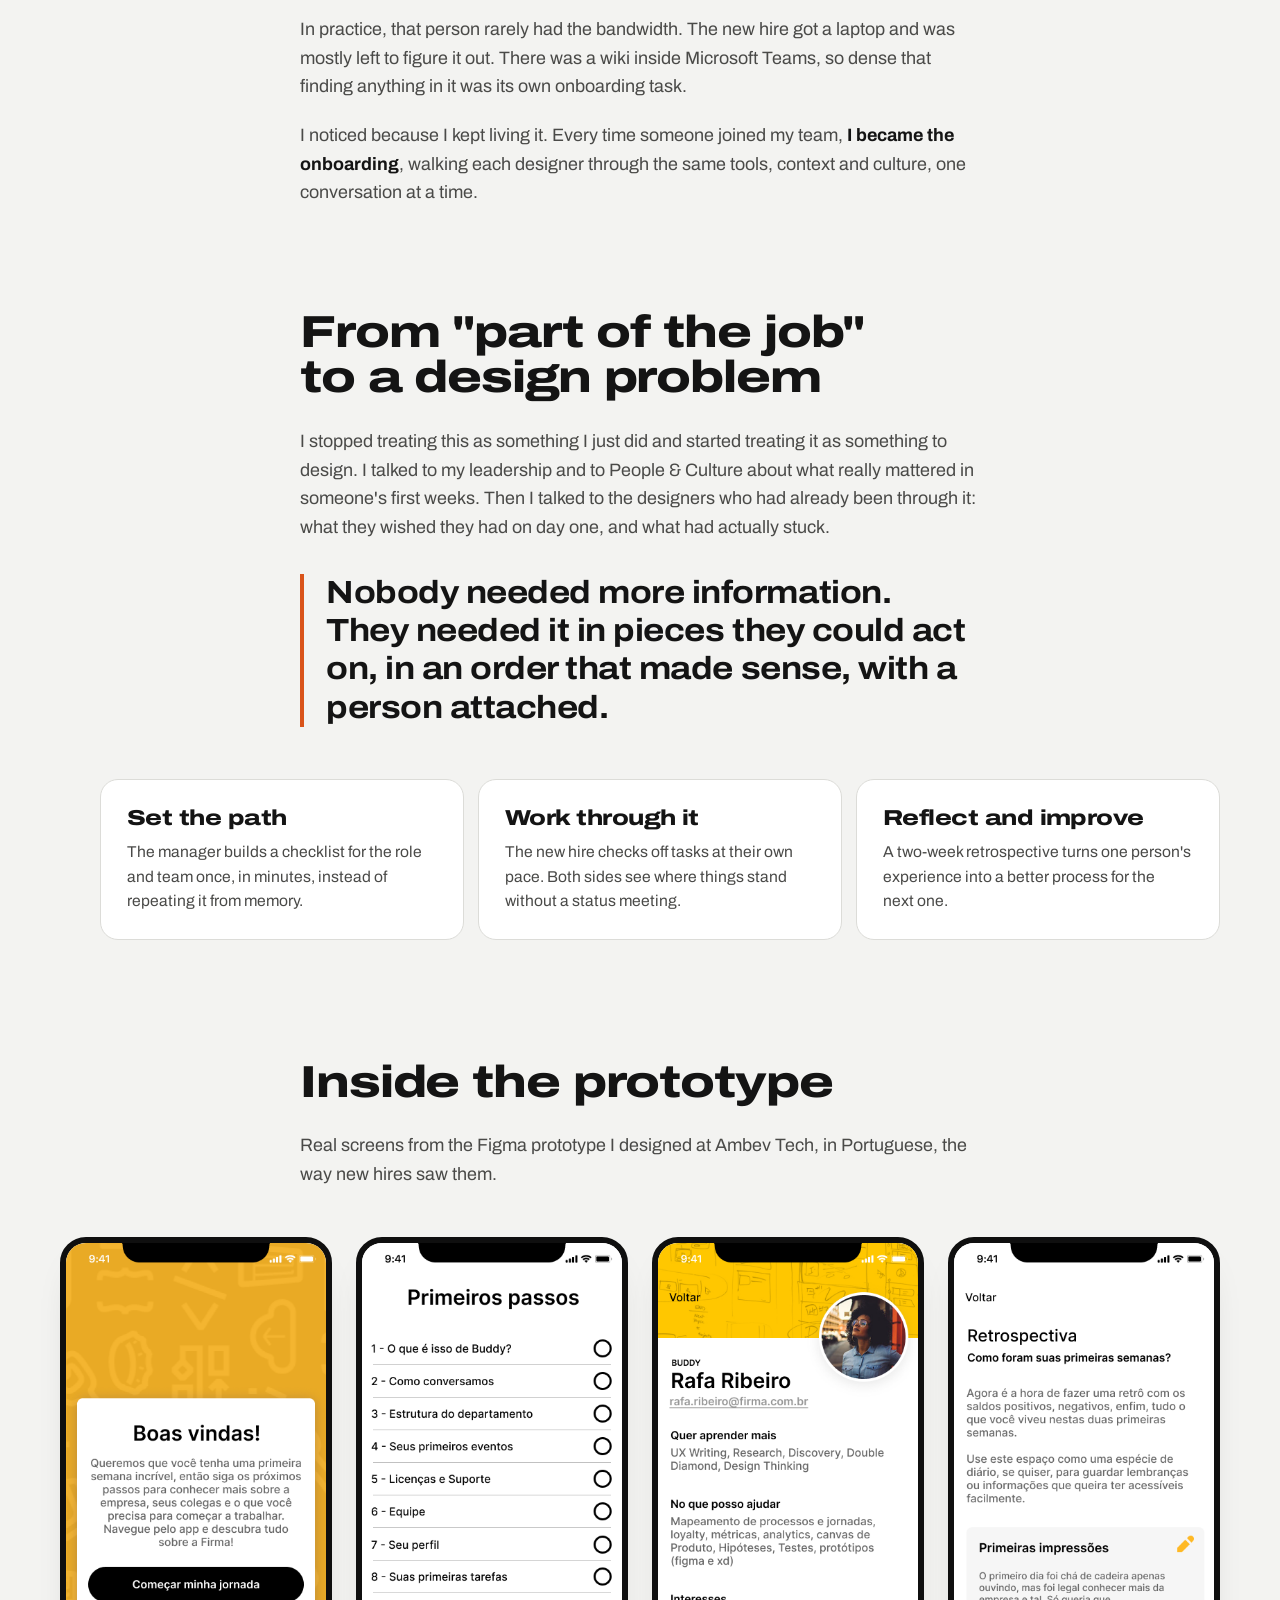
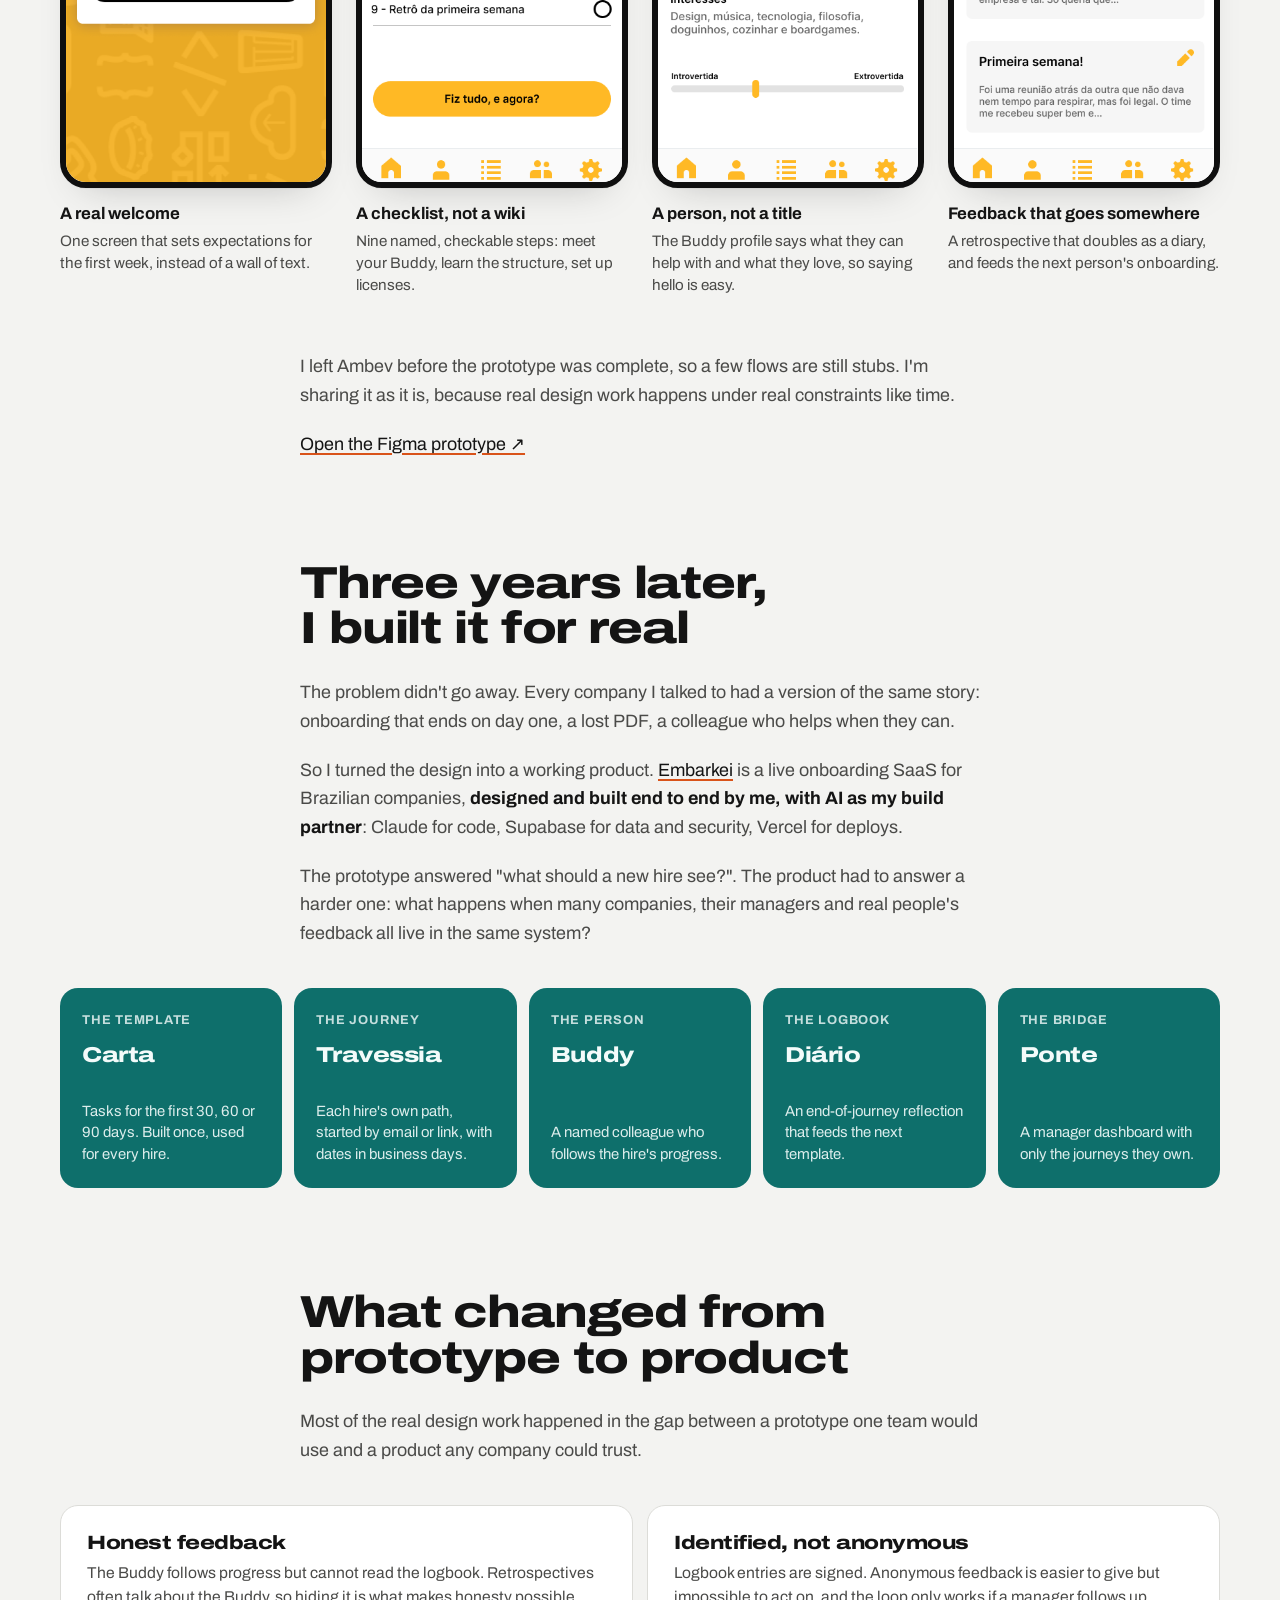
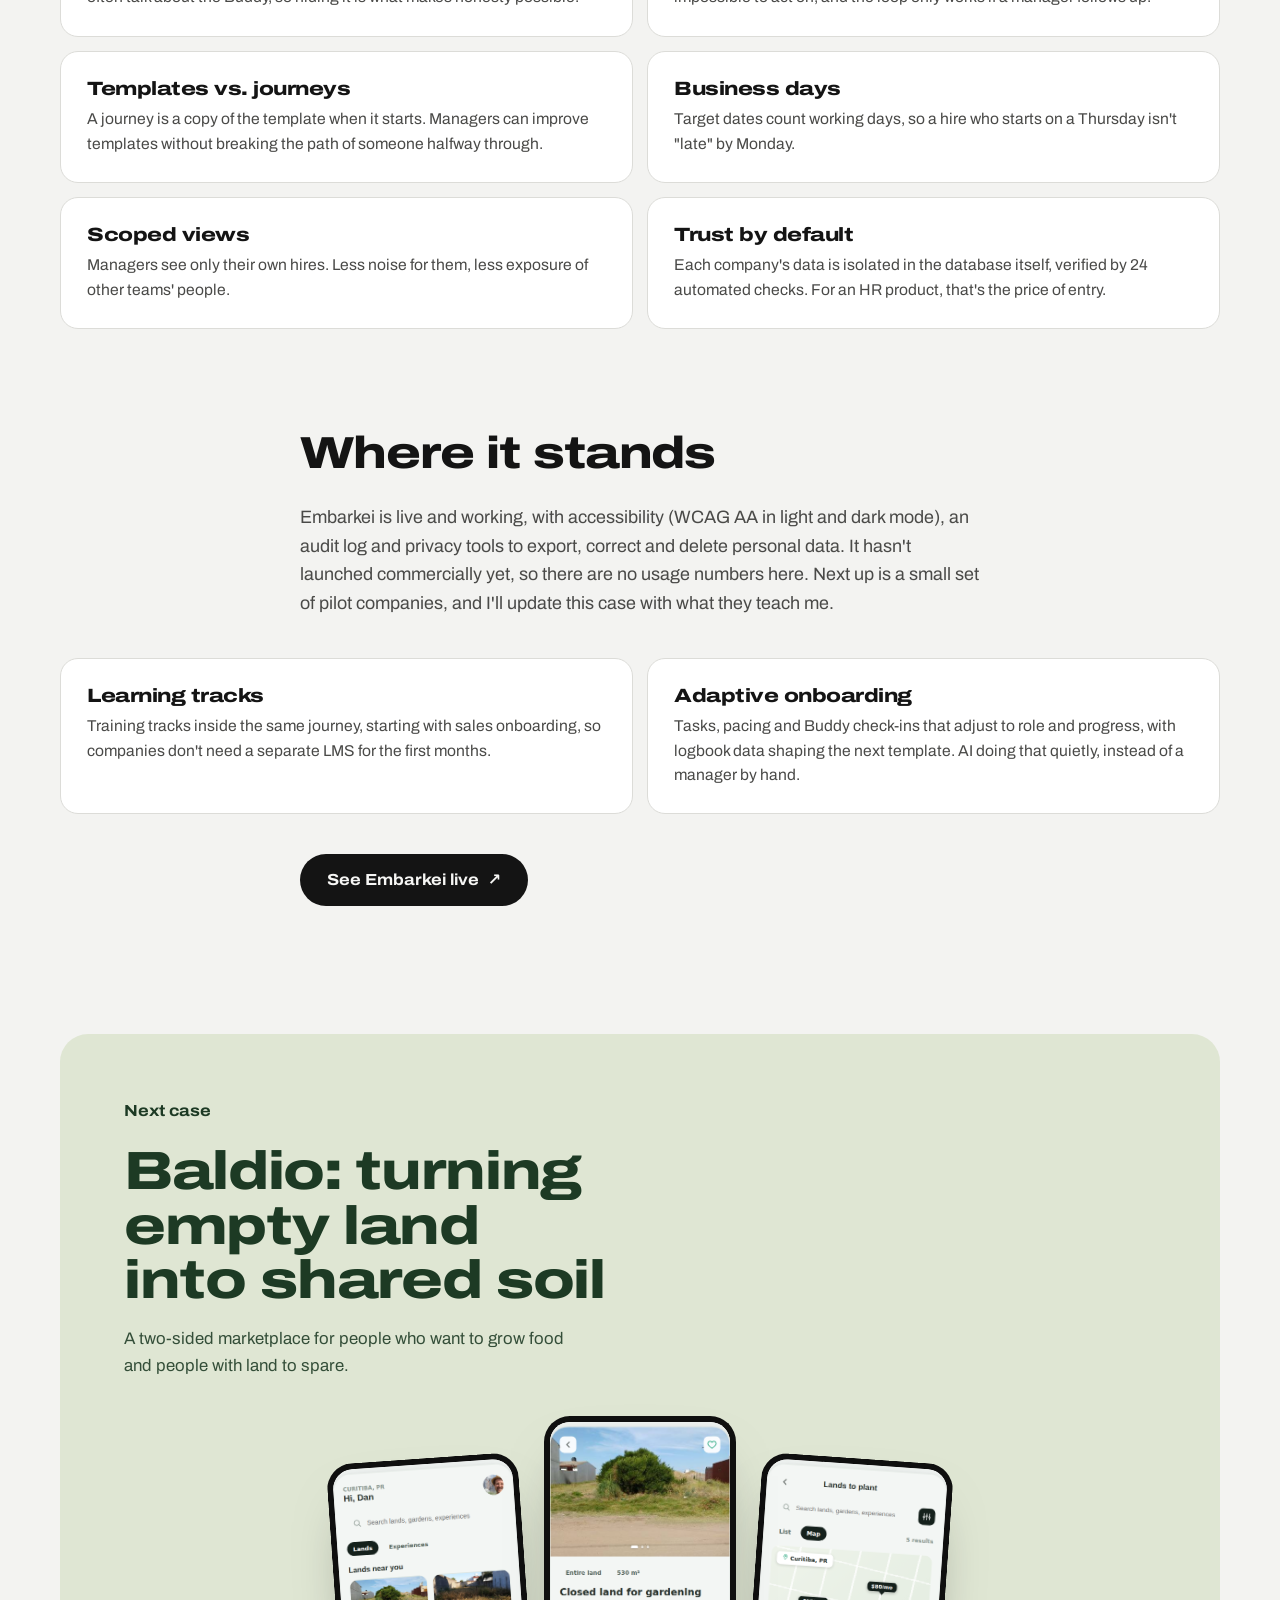
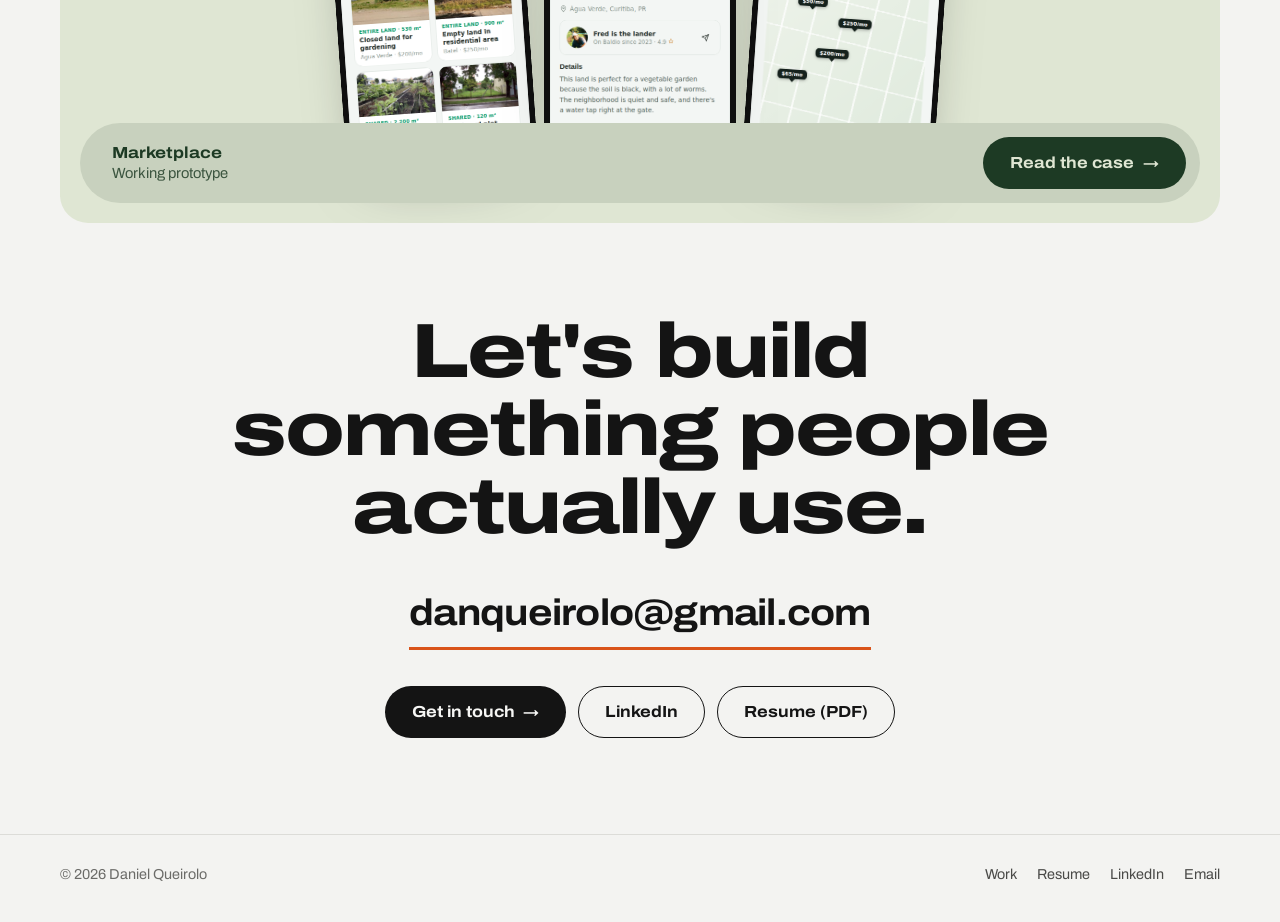
<file: onboarding.html>
<!doctype html>
<html lang="en">
<head>
<meta charset="utf-8">
<meta name="viewport" content="width=device-width, initial-scale=1">
<title>Ambev Tech to Embarkei · Daniel Queirolo</title>
<meta name="description" content="Case study: an onboarding app designed at Ambev Tech, later designed and built end to end as Embarkei, a live B2B onboarding SaaS.">
<meta name="theme-color" content="#f3f3f1" media="(prefers-color-scheme: light)">
<meta name="theme-color" content="#111111" media="(prefers-color-scheme: dark)">
<meta property="og:type" content="article">
<meta property="og:title" content="From Ambev Tech to Embarkei · Daniel Queirolo">
<meta property="og:description" content="Onboarding shouldn't feel like figuring it out alone. From an internal prototype to a live SaaS, designed and built end to end.">
<meta property="og:image" content="https://danielqueirolo.github.io/og-image.png">
<meta name="twitter:card" content="summary_large_image">
<link rel="preconnect" href="https://fonts.googleapis.com">
<link rel="preconnect" href="https://fonts.gstatic.com" crossorigin>
<link href="https://fonts.googleapis.com/css2?family=Archivo:wdth,wght@62..125,100..900&display=swap" rel="stylesheet">
<link rel="stylesheet" href="assets/site.css">
</head>
<body class="case-embarkei">
<a class="skip" href="#main">Skip to content</a>

<nav class="nav" aria-label="Main">
  <a class="nav-name" href="index.html">Daniel Queirolo</a>
  <a href="index.html#work">Work</a>
  <a class="hide-sm" href="index.html#about">About</a>
  <a href="assets/Daniel_Queirolo_Resume.pdf" target="_blank" rel="noopener">Resume</a>
  <a class="hide-sm" href="https://www.linkedin.com/in/danqueirolo/" target="_blank" rel="noopener">LinkedIn</a>
  <a class="nav-cta" href="#contact">Get in touch</a>
</nav>

<main id="main">
<header class="cs-hero wrap">
  <a class="back rise" href="index.html#work"><span aria-hidden="true">&larr;</span> All work</a>
  <h1 class="rise" style="--i:1">Onboarding shouldn't feel like figuring it out alone</h1>
  <p class="lead rise" style="--i:2">At Ambev Tech, new designers got a laptop, a dense wiki and a Buddy who rarely had time. I designed an app to fix that. Three years later, I built it for real as Embarkei.</p>
  <dl class="cs-meta rise" style="--i:3">
    <div><dt>Role</dt><dd>Design Lead, then founder</dd></div>
    <div><dt>Timeline</dt><dd>Prototype 2021, product 2026</dd></div>
    <div><dt>Scope</dt><dd>Research, service and product design, AI-assisted build</dd></div>
    <div><dt>Status</dt><dd>Live, preparing pilots</dd></div>
  </dl>
  <div class="cs-cover rise" style="--i:4" aria-hidden="true">
    <div class="phone"><img src="assets/img/ambev/boas-vindas.png" alt="" width="375" height="812"></div>
    <div class="phone"><img src="assets/img/ambev/tarefas.png" alt="" width="375" height="812"></div>
    <div class="phone"><img src="assets/img/ambev/buddy-perfil.png" alt="" width="375" height="812"></div>
    <div class="phone"><img src="assets/img/ambev/retrospectiva.png" alt="" width="375" height="812"></div>
  </div>
</header>

<section class="prose-section wrap">
  <div class="prose reveal">
    <h2>Everyone had a Buddy. Almost no one had a guide.</h2>
    <p>I was the Design Lead for the Sales vertical at Ambev Tech, leading twelve designers. On paper, every new hire got a Buddy: a colleague assigned to help them find their footing.</p>
    <p>In practice, that person rarely had the bandwidth. The new hire got a laptop and was mostly left to figure it out. There was a wiki inside Microsoft Teams, so dense that finding anything in it was its own onboarding task.</p>
    <p>I noticed because I kept living it. Every time someone joined my team, <strong>I became the onboarding</strong>, walking each designer through the same tools, context and culture, one conversation at a time.</p>
  </div>
</section>

<section class="prose-section wrap">
  <div class="prose reveal">
    <h2>From "part of the job" to a design problem</h2>
    <p>I stopped treating this as something I just did and started treating it as something to design. I talked to my leadership and to People &amp; Culture about what really mattered in someone's first weeks. Then I talked to the designers who had already been through it: what they wished they had on day one, and what had actually stuck.</p>
    <p class="pull">Nobody needed more information. They needed it in pieces they could act on, in an order that made sense, with a person attached.</p>
  </div>
  <ol class="steps reveal" aria-label="The idea in three moves">
    <li><h3>Set the path</h3><p>The manager builds a checklist for the role and team once, in minutes, instead of repeating it from memory.</p></li>
    <li><h3>Work through it</h3><p>The new hire checks off tasks at their own pace. Both sides see where things stand without a status meeting.</p></li>
    <li><h3>Reflect and improve</h3><p>A two-week retrospective turns one person's experience into a better process for the next one.</p></li>
  </ol>
</section>

<section class="prose-section wrap">
  <div class="prose reveal">
    <h2>Inside the prototype</h2>
    <p>Real screens from the Figma prototype I designed at Ambev Tech, in Portuguese, the way new hires saw them.</p>
  </div>
  <div class="screens">
    <figure class="reveal"><div class="shot"><img src="assets/img/ambev/boas-vindas.png" alt="Welcome screen inviting the new hire to start their journey." width="375" height="812" loading="lazy"></div><figcaption><b>A real welcome</b>One screen that sets expectations for the first week, instead of a wall of text.</figcaption></figure>
    <figure class="reveal" style="--i:1"><div class="shot"><img src="assets/img/ambev/tarefas.png" alt="First steps checklist with nine tasks." width="375" height="812" loading="lazy"></div><figcaption><b>A checklist, not a wiki</b>Nine named, checkable steps: meet your Buddy, learn the structure, set up licenses.</figcaption></figure>
    <figure class="reveal" style="--i:2"><div class="shot"><img src="assets/img/ambev/buddy-perfil.png" alt="Buddy profile with interests and what they can help with." width="375" height="812" loading="lazy"></div><figcaption><b>A person, not a title</b>The Buddy profile says what they can help with and what they love, so saying hello is easy.</figcaption></figure>
    <figure class="reveal" style="--i:3"><div class="shot"><img src="assets/img/ambev/retrospectiva.png" alt="Retrospective screen with diary entries about the first weeks." width="375" height="812" loading="lazy"></div><figcaption><b>Feedback that goes somewhere</b>A retrospective that doubles as a diary, and feeds the next person's onboarding.</figcaption></figure>
  </div>
  <div class="prose reveal" style="margin-top:56px">
    <p>I left Ambev before the prototype was complete, so a few flows are still stubs. I'm sharing it as it is, because real design work happens under real constraints like time.</p>
    <p><a href="https://www.figma.com/proto/LANlHIqPkNLwLOqUdWtvXq/Onboarding-Designers-Ambev-Tech-Prototype-V1?node-id=17-968&amp;starting-point-node-id=37%3A1389" target="_blank" rel="noopener">Open the Figma prototype <span aria-hidden="true">&nearr;</span></a></p>
  </div>
</section>

<section class="prose-section wrap">
  <div class="prose reveal">
    <h2>Three years later, I built it for real</h2>
    <p>The problem didn't go away. Every company I talked to had a version of the same story: onboarding that ends on day one, a lost PDF, a colleague who helps when they can.</p>
    <p>So I turned the design into a working product. <a href="https://embarkei.com.br/" target="_blank" rel="noopener">Embarkei</a> is a live onboarding SaaS for Brazilian companies, <strong>designed and built end to end by me, with AI as my build partner</strong>: Claude for code, Supabase for data and security, Vercel for deploys.</p>
    <p>The prototype answered "what should a new hire see?". The product had to answer a harder one: what happens when many companies, their managers and real people's feedback all live in the same system?</p>
  </div>
  <div class="pieces reveal" aria-label="The five product components">
    <div><span>The template</span><b>Carta</b><p>Tasks for the first 30, 60 or 90 days. Built once, used for every hire.</p></div>
    <div><span>The journey</span><b>Travessia</b><p>Each hire's own path, started by email or link, with dates in business days.</p></div>
    <div><span>The person</span><b>Buddy</b><p>A named colleague who follows the hire's progress.</p></div>
    <div><span>The logbook</span><b>Diário</b><p>An end-of-journey reflection that feeds the next template.</p></div>
    <div><span>The bridge</span><b>Ponte</b><p>A manager dashboard with only the journeys they own.</p></div>
  </div>
</section>

<section class="prose-section wrap">
  <div class="prose reveal">
    <h2>What changed from prototype to product</h2>
    <p>Most of the real design work happened in the gap between a prototype one team would use and a product any company could trust.</p>
  </div>
  <div class="cards-2">
    <div class="reveal"><h3>Honest feedback</h3><p>The Buddy follows progress but cannot read the logbook. Retrospectives often talk about the Buddy, so hiding it is what makes honesty possible.</p></div>
    <div class="reveal" style="--i:1"><h3>Identified, not anonymous</h3><p>Logbook entries are signed. Anonymous feedback is easier to give but impossible to act on, and the loop only works if a manager follows up.</p></div>
    <div class="reveal"><h3>Templates vs. journeys</h3><p>A journey is a copy of the template when it starts. Managers can improve templates without breaking the path of someone halfway through.</p></div>
    <div class="reveal" style="--i:1"><h3>Business days</h3><p>Target dates count working days, so a hire who starts on a Thursday isn't "late" by Monday.</p></div>
    <div class="reveal"><h3>Scoped views</h3><p>Managers see only their own hires. Less noise for them, less exposure of other teams' people.</p></div>
    <div class="reveal" style="--i:1"><h3>Trust by default</h3><p>Each company's data is isolated in the database itself, verified by 24 automated checks. For an HR product, that's the price of entry.</p></div>
  </div>
</section>

<section class="prose-section wrap">
  <div class="prose reveal">
    <h2>Where it stands</h2>
    <p>Embarkei is live and working, with accessibility (WCAG AA in light and dark mode), an audit log and privacy tools to export, correct and delete personal data. It hasn't launched commercially yet, so there are no usage numbers here. Next up is a small set of pilot companies, and I'll update this case with what they teach me.</p>
  </div>
  <div class="cards-2">
    <div class="reveal"><h3>Learning tracks</h3><p>Training tracks inside the same journey, starting with sales onboarding, so companies don't need a separate LMS for the first months.</p></div>
    <div class="reveal" style="--i:1"><h3>Adaptive onboarding</h3><p>Tasks, pacing and Buddy check-ins that adjust to role and progress, with logbook data shaping the next template. AI doing that quietly, instead of a manager by hand.</p></div>
  </div>
  <div class="prose reveal" style="margin-top:40px">
    <p><a class="btn btn-ink" href="https://embarkei.com.br/" target="_blank" rel="noopener" style="color:var(--on-ink);text-decoration:none">See Embarkei live <span class="arrow" aria-hidden="true">&nearr;</span></a></p>
  </div>
</section>

<section class="next-case wrap">
  <article class="case case-baldio reveal">
    <div class="case-body">
      <div class="case-brand">Next case</div>
      <h3>Baldio: turning empty land into shared soil</h3>
      <p>A two-sided marketplace for people who want to grow food and people with land to spare.</p>
    </div>
    <div class="case-visual" aria-hidden="true">
      <div class="phone"><img src="assets/img/baldio/baldio_4.png" alt="" width="390" height="700" loading="lazy"></div>
      <div class="phone"><img src="assets/img/baldio/baldio_6.png" alt="" width="390" height="700" loading="lazy"></div>
      <div class="phone"><img src="assets/img/baldio/baldio_5.png" alt="" width="390" height="700" loading="lazy"></div>
    </div>
    <div class="case-bar">
      <div class="facts"><div><b>Marketplace</b><span>Working prototype</span></div></div>
      <a class="btn case-link" href="baldio.html">Read the case <span class="arrow" aria-hidden="true">&rarr;</span></a>
    </div>
  </article>
</section>

<section class="contact wrap" id="contact" aria-labelledby="contact-title">
  <h2 id="contact-title" class="reveal">Let's build something people actually use.</h2>
  <a class="email-big reveal" style="--i:1" href="mailto:danqueirolo@gmail.com">danqueirolo@gmail.com</a>
  <div class="contact-ctas reveal" style="--i:2">
    <a class="btn btn-ink" href="mailto:danqueirolo@gmail.com">Get in touch <span class="arrow" aria-hidden="true">&rarr;</span></a>
    <a class="btn btn-line" href="https://www.linkedin.com/in/danqueirolo/" target="_blank" rel="noopener">LinkedIn</a>
    <a class="btn btn-line" href="assets/Daniel_Queirolo_Resume.pdf" target="_blank" rel="noopener">Resume (PDF)</a>
  </div>
</section>
</main>

<footer class="footer">
  <div class="wrap">
    <span>&copy; 2026 Daniel Queirolo</span>
    <nav aria-label="Footer">
      <a href="index.html#work">Work</a>
      <a href="assets/Daniel_Queirolo_Resume.pdf" target="_blank" rel="noopener">Resume</a>
      <a href="https://www.linkedin.com/in/danqueirolo/" target="_blank" rel="noopener">LinkedIn</a>
      <a href="mailto:danqueirolo@gmail.com">Email</a>
    </nav>
  </div>
</footer>
<script src="assets/site.js"></script>
</body>
</html>
</file>
<file: assets/site.css>
/* Daniel Queirolo · portfolio
   One family (Archivo, variable width) for everything: expanded + heavy for display,
   normal width for reading. Neutral greys, ink-black actions, one orange accent
   taken from the personal mark. Case cards carry each product's own color. */

:root {
  --bg: #f3f3f1;
  --surface: #ffffff;
  --surface-2: #e9e9e6;
  --ink: #141414;
  --ink-2: #4a4a48;
  --ink-3: #6b6b68;
  --line: #dcdcd8;
  --accent: #d9531a;          /* orange from the dq mark, AA on light bg */
  --on-ink: #f6f6f4;
  --shadow: 0 1px 0 rgb(20 20 20 / .04), 0 18px 40px -24px rgb(20 20 20 / .28);

  --embarkei: #0e6f6b;
  --embarkei-ink: #f3fbfa;
  --baldio: #dfe6d3;
  --baldio-ink: #1d3a24;
  --navigator: #e7e5e0;
  --navigator-ink: #141414;

  --radius-card: 28px;
  --radius-tile: 18px;
  --radius-pill: 999px;

  --display: "Archivo", system-ui, sans-serif;
  --text: "Archivo", system-ui, sans-serif;
  --ease: cubic-bezier(.16, 1, .3, 1);
  --wrap: 1240px;
  --gutter: clamp(16px, 4vw, 40px);
  color-scheme: light;
}

@media (prefers-color-scheme: dark) {
  :root:not([data-theme="light"]) {
    --bg: #111111;
    --surface: #1b1b1a;
    --surface-2: #232322;
    --ink: #f1f1ee;
    --ink-2: #c4c4bf;
    --ink-3: #a2a29d;
    --line: #2e2e2c;
    --accent: #ff7a3d;
    --on-ink: #121212;
    --shadow: 0 1px 0 rgb(0 0 0 / .3), 0 18px 40px -24px rgb(0 0 0 / .7);
    --embarkei: #0d5c59;
    --baldio: #26331f;
    --baldio-ink: #e4eed8;
    --navigator: #222220;
    --navigator-ink: #f1f1ee;
    color-scheme: dark;
  }
}
:root[data-theme="dark"] {
  --bg: #111111;
  --surface: #1b1b1a;
  --surface-2: #232322;
  --ink: #f1f1ee;
  --ink-2: #c4c4bf;
  --ink-3: #a2a29d;
  --line: #2e2e2c;
  --accent: #ff7a3d;
  --on-ink: #121212;
  --shadow: 0 1px 0 rgb(0 0 0 / .3), 0 18px 40px -24px rgb(0 0 0 / .7);
  --embarkei: #0d5c59;
  --baldio: #26331f;
  --baldio-ink: #e4eed8;
  --navigator: #222220;
  --navigator-ink: #f1f1ee;
  color-scheme: dark;
}

*, *::before, *::after { box-sizing: border-box; }
html { -webkit-text-size-adjust: 100%; overflow-x: clip; overscroll-behavior-x: none; scroll-behavior: smooth; scroll-padding-top: 96px; }
body {
  margin: 0;
  background: var(--bg);
  color: var(--ink);
  font-family: var(--text);
  font-size: 17px;
  line-height: 1.6;
  font-variation-settings: "wdth" 100;
  -webkit-font-smoothing: antialiased;
  overflow-x: clip;
  overscroll-behavior-x: none;
}
img { display: block; max-width: 100%; height: auto; }
a { color: inherit; }
::selection { background: var(--accent); color: #fff; }
:focus-visible { outline: 3px solid var(--accent); outline-offset: 3px; border-radius: 6px; }

.wrap { width: 100%; max-width: var(--wrap); margin: 0 auto; padding: 0 var(--gutter); }
.sr-only { position: absolute; width: 1px; height: 1px; padding: 0; margin: -1px; overflow: hidden; clip: rect(0 0 0 0); white-space: nowrap; border: 0; }
.skip { position: absolute; left: 16px; top: -60px; z-index: 100; background: var(--ink); color: var(--on-ink); padding: 10px 16px; border-radius: var(--radius-pill); }
.skip:focus { top: 16px; }

/* ---------- Type ---------- */
.display, h1, h2, h3 {
  font-family: var(--display);
  font-weight: 800;
  font-variation-settings: "wdth" 125;
  letter-spacing: -0.025em;
  line-height: 1.02;
  margin: 0;
  text-wrap: balance;
}
h1 { font-size: clamp(2.6rem, 6.4vw, 5.4rem); }
h2 { font-size: clamp(2rem, 4.4vw, 3.6rem); }
h3 { font-size: clamp(1.25rem, 2vw, 1.6rem); line-height: 1.12; }
@media (max-width: 480px) {
  h1, h2 { font-variation-settings: "wdth" 108; }
  h1 { font-size: 2.2rem; }
  .case h3 { font-variation-settings: "wdth" 112; }
}
p { margin: 0; text-wrap: pretty; }
.lead { font-size: clamp(1.05rem, 1.5vw, 1.25rem); color: var(--ink-2); max-width: 58ch; }
.muted { color: var(--ink-3); }
.label {
  font-size: .8rem; font-weight: 600; letter-spacing: .08em; text-transform: uppercase;
  color: var(--ink-3);
}

/* ---------- Buttons ---------- */
.btn {
  --bh: 52px;
  display: inline-flex; align-items: center; justify-content: center; gap: .55em;
  min-height: var(--bh); padding: 0 26px;
  border-radius: var(--radius-pill);
  font: inherit; font-weight: 700; font-size: 1rem; white-space: nowrap;
  font-variation-settings: "wdth" 112;
  text-decoration: none; cursor: pointer; border: 1.5px solid transparent;
  transition: transform .4s var(--ease), background-color .25s, color .25s, border-color .25s;
}
.btn:active { transform: scale(.97); }
.btn-ink { background: var(--ink); color: var(--on-ink); }
.btn-ink:hover { background: var(--accent); color: #fff; }
.btn-line { border-color: var(--ink); color: var(--ink); background: transparent; }
.btn-line:hover { background: var(--ink); color: var(--on-ink); }
.btn .arrow { transition: transform .4s var(--ease); }
.btn:hover .arrow { transform: translateX(4px); }
.btn:hover .arrow-down { transform: translateY(3px); }

/* ---------- Floating pill nav (Jonny Czar pattern) ---------- */
.nav {
  position: fixed; top: 16px; left: 50%; z-index: 50;
  transform: translateX(-50%);
  display: flex; align-items: center; gap: 2px;
  padding: 6px;
  background: color-mix(in srgb, var(--surface) 82%, transparent);
  backdrop-filter: blur(16px) saturate(160%);
  -webkit-backdrop-filter: blur(16px) saturate(160%);
  border: 1px solid var(--line);
  border-radius: var(--radius-pill);
  box-shadow: var(--shadow);
  max-width: calc(100vw - 24px);
}
.nav a {
  display: inline-flex; align-items: center; gap: 6px;
  min-height: 44px; padding: 0 16px;
  border-radius: var(--radius-pill);
  font-size: .92rem; font-weight: 600; text-decoration: none; white-space: nowrap;
  color: var(--ink-2);
  transition: background-color .2s, color .2s;
}
.nav a:hover { background: var(--surface-2); color: var(--ink); }
.nav .nav-name { color: var(--ink); font-weight: 800; font-variation-settings: "wdth" 118; letter-spacing: -.01em; }
.nav .nav-cta { background: var(--ink); color: var(--on-ink); }
.nav .nav-cta:hover { background: var(--accent); color: #fff; }
@media (max-width: 720px) {
  .nav { top: 10px; gap: 0; padding: 4px; }
  .nav a { padding: 0 12px; font-size: .86rem; }
  .nav .hide-sm { display: none; }
}
@media (max-width: 420px) {
  .nav .nav-name { display: none; }
}
@media (prefers-reduced-transparency: reduce) {
  .nav { background: var(--surface); backdrop-filter: none; -webkit-backdrop-filter: none; }
}

/* ---------- Hero ---------- */
.hero { padding-block: 128px 0; text-align: center; }
.hero h1 { max-width: 15ch; margin: 0 auto; }
.hero .lead { margin: 22px auto 0; text-align: center; }
.hero-ctas { display: flex; flex-wrap: wrap; gap: 12px; justify-content: center; margin-top: 32px; }
.hero-photo {
  position: relative;
  width: min(440px, 82vw);
  aspect-ratio: 4 / 4.4;
  margin: 56px auto 0;
  border-radius: 999px 999px 0 0;
  overflow: hidden;
  background: var(--surface-2);
}
.hero-photo img {
  width: 100%; height: 100%; object-fit: cover; object-position: 64% 30%;
  filter: grayscale(1) contrast(1.08);
  transition: filter 1.2s var(--ease), transform 1.2s var(--ease);
}
.hero-photo:hover img { filter: grayscale(0) contrast(1); transform: scale(1.03); }

/* ---------- Highlights (Jonny's "Editors' choice" grid) ---------- */
.highlights { padding-block: 0 clamp(72px, 9vw, 112px); }
.highlights-inner {
  background: var(--surface);
  border-radius: var(--radius-card);
  padding: clamp(28px, 5vw, 64px);
  display: grid;
  grid-template-columns: 1.25fr 1fr 1fr 1fr;
  gap: clamp(28px, 4vw, 48px) clamp(24px, 3vw, 40px);
  box-shadow: var(--shadow);
}
.hl-lead { grid-row: span 2; display: flex; flex-direction: column; gap: 16px; }
.hl-lead h2 { font-size: clamp(2rem, 3vw, 2.8rem); }
.hl-lead p { color: var(--ink-2); max-width: 32ch; }
.hl { display: flex; flex-direction: column; gap: 10px; }
.hl-mark {
  width: 52px; height: 52px; border-radius: 14px; overflow: hidden;
  background: #fff; border: 1px solid var(--line);
  display: grid; place-items: center;
}
.hl-mark img { width: 100%; height: 100%; object-fit: contain; }
.hl-mark.text { background: var(--ink); color: var(--on-ink); font-weight: 900; font-variation-settings: "wdth" 125; font-size: 1rem; border: 0; }
.hl h3 { font-size: 1.18rem; }
.hl p { font-size: .95rem; color: var(--ink-2); line-height: 1.5; }
@media (max-width: 1000px) {
  .highlights-inner { grid-template-columns: minmax(0, 1fr) minmax(0, 1fr); }
  .hl-lead { grid-column: 1 / -1; grid-row: auto; }
}
@media (max-width: 560px) {
  .highlights-inner { grid-template-columns: minmax(0, 1fr); }
}

/* ---------- Section heads ---------- */
.section { padding-block: clamp(72px, 10vw, 128px); }
.section-head { margin-bottom: clamp(32px, 5vw, 56px); max-width: 760px; }
.section-head .lead { margin-top: 16px; }
.section-head.center { margin-left: auto; margin-right: auto; text-align: center; }
.section-head.center .lead { margin-left: auto; margin-right: auto; }

/* ---------- Case cards ---------- */
.cases { display: grid; gap: 20px; grid-template-columns: minmax(0, 1fr) minmax(0, 1fr); }
.case {
  position: relative;
  border-radius: var(--radius-card);
  overflow: hidden;
  isolation: isolate;
  display: flex; flex-direction: column;
  color: var(--case-ink);
  background: var(--case-bg);
}
.case-wide { grid-column: 1 / -1; }
.case-embarkei { --case-bg: var(--embarkei); --case-ink: var(--embarkei-ink); }
.case-baldio { --case-bg: var(--baldio); --case-ink: var(--baldio-ink); }
.case-navigator { --case-bg: var(--navigator); --case-ink: var(--navigator-ink); }

.case-body { padding: clamp(28px, 5vw, 64px) clamp(24px, 5vw, 64px) 0; position: relative; z-index: 1; }
.case-brand { display: flex; align-items: center; gap: 10px; font-weight: 700; font-size: 1rem; margin-bottom: 20px; font-variation-settings: "wdth" 112; }
.case-brand svg, .case-brand img { width: 28px; height: 28px; }
.case h3 { font-size: clamp(2rem, 4.2vw, 3.6rem); line-height: 1.02; max-width: 14ch; }
.case p { margin-top: 18px; max-width: 46ch; opacity: .88; font-size: 1.05rem; }

.case-wide .case-grid { display: grid; grid-template-columns: 1fr 1.05fr; align-items: end; }
.case-wide .case-body { padding-bottom: clamp(28px, 4vw, 48px); align-self: center; }

.case-visual { position: relative; display: flex; justify-content: center; align-items: flex-end; gap: 16px; padding: 36px 24px 0; flex: 1; }
.case-visual .phone {
  width: clamp(130px, 15vw, 200px);
  border-radius: 26px 26px 0 0;
  border: 6px solid #0f0f0f; border-bottom: 0;
  overflow: hidden; background: #fff;
  box-shadow: 0 30px 60px -30px rgb(0 0 0 / .55);
  transition: transform .9s var(--ease);
  aspect-ratio: 375 / 600;
}
.case-visual .phone img { width: 100%; height: 100%; object-fit: cover; object-position: top; }
.case-visual .phone:nth-child(1) { transform: translateY(42px) rotate(-4deg); }
.case-visual .phone:nth-child(2) { z-index: 2; }
.case-visual .phone:nth-child(3) { transform: translateY(42px) rotate(4deg); }
.case:hover .case-visual .phone:nth-child(1) { transform: translateY(26px) rotate(-6deg) translateX(-6px); }
.case:hover .case-visual .phone:nth-child(2) { transform: translateY(-10px); }
.case:hover .case-visual .phone:nth-child(3) { transform: translateY(26px) rotate(6deg) translateX(6px); }

.case-visual.photo { padding: 32px clamp(24px, 5vw, 64px) 0; }
.case-visual.photo img.cover {
  width: 100%; border-radius: var(--radius-tile) var(--radius-tile) 0 0;
  aspect-ratio: 16 / 10; object-fit: cover;
  transition: transform 1.1s var(--ease);
}
.case:hover .case-visual.photo img.cover { transform: scale(1.025); }

/* bottom bar (Jonny's stats pill) */
.case-bar {
  position: relative; z-index: 3;
  margin: 0 clamp(12px, 2vw, 20px) clamp(12px, 2vw, 20px);
  padding: 14px 14px 14px clamp(18px, 3vw, 32px);
  border-radius: var(--radius-pill);
  background: color-mix(in srgb, var(--case-ink) 12%, var(--case-bg));
  display: flex; align-items: center; gap: clamp(16px, 3vw, 36px); flex-wrap: wrap;
}
.case-bar .facts { display: flex; gap: clamp(16px, 3vw, 36px); flex-wrap: wrap; flex: 1; font-size: .92rem; line-height: 1.3; }
.case-bar .facts b { display: block; font-size: 1rem; font-variation-settings: "wdth" 115; }
.case-bar .facts span { opacity: .82; }
.case-bar .btn { --bh: 52px; background: var(--case-ink); color: var(--case-bg); margin-left: auto; }
.case-bar .btn:hover { background: var(--accent); color: #fff; }
.case-bar .btn[aria-disabled="true"] { cursor: default; opacity: .9; }
.case-bar .btn[aria-disabled="true"]:hover { background: var(--case-ink); color: var(--case-bg); }
.case-link::after { content: ""; position: absolute; inset: 0; z-index: 2; border-radius: inherit; }

@media (max-width: 900px) {
  .cases { grid-template-columns: minmax(0, 1fr); }
  .case-wide .case-grid { grid-template-columns: minmax(0, 1fr); }
  .case-wide .case-body { padding-bottom: 0; }
}
@media (max-width: 560px) {
  .case-bar { border-radius: 24px; padding: 16px; }
  .case-bar .btn { width: 100%; margin-left: 0; }
  .case-visual .phone { width: 31%; border-width: 4px; border-radius: 18px 18px 0 0; }
  .case-visual { gap: 8px; padding: 28px 12px 0; }
}

/* ---------- End-to-end strip ---------- */
.flow {
  display: grid; grid-auto-flow: column; grid-auto-columns: minmax(250px, 1fr);
  gap: 14px; overflow-x: auto; scroll-snap-type: x mandatory;
  padding: 4px 4px 20px; margin: 0 -4px;
  scrollbar-width: thin;
}
.flow li {
  list-style: none; scroll-snap-align: start;
  background: var(--surface); border-radius: var(--radius-tile);
  padding: 26px 24px 28px;
  display: flex; flex-direction: column; gap: 12px; min-height: 250px;
  border: 1px solid var(--line);
  transition: transform .5s var(--ease), border-color .3s;
}
.flow li:hover { transform: translateY(-4px); border-color: var(--ink); }
.flow .step { font-family: var(--display); font-weight: 800; font-variation-settings: "wdth" 125; font-size: 1.45rem; letter-spacing: -.02em; line-height: 1.05; }
.flow .tool { margin-top: auto; font-size: .82rem; font-weight: 600; color: var(--ink-3); }
.flow p { font-size: .95rem; color: var(--ink-2); line-height: 1.5; }
.flow li:nth-child(4) { background: var(--ink); color: var(--on-ink); border-color: var(--ink); }
.flow li:nth-child(4) p, .flow li:nth-child(4) .tool { color: color-mix(in srgb, var(--on-ink) 78%, transparent); }
.flow ol { padding: 0; margin: 0; display: contents; }

/* ---------- About ---------- */
.about { display: grid; grid-template-columns: minmax(0, 1fr) minmax(0, 1fr); gap: clamp(32px, 6vw, 80px); align-items: start; }
.about-text { display: flex; flex-direction: column; gap: 18px; font-size: 1.08rem; color: var(--ink-2); }
.about-text h2 { color: var(--ink); margin-bottom: 8px; }
.about-text strong { color: var(--ink); font-weight: 700; }
.facts-list { display: grid; grid-template-columns: minmax(0, 1fr) minmax(0, 1fr); gap: 20px 28px; margin: 14px 0 0; padding: 26px 0 0; border-top: 1px solid var(--line); }
.facts-list div { display: flex; flex-direction: column; gap: 2px; }
.facts-list dt { font-size: .82rem; font-weight: 600; color: var(--ink-3); }
.facts-list dd { margin: 0; color: var(--ink); font-weight: 600; font-size: 1rem; line-height: 1.4; }
.about-photos { display: grid; grid-template-columns: minmax(0, 1fr) minmax(0, 1fr); gap: 12px; }
.about-photos figure { margin: 0; border-radius: var(--radius-tile); overflow: hidden; background: var(--surface-2); }
.about-photos figure:first-child { grid-column: 1 / -1; aspect-ratio: 3 / 2; }
.about-photos figure:not(:first-child) { aspect-ratio: 1; }
.about-photos img { width: 100%; height: 100%; object-fit: cover; }
@media (max-width: 860px) { .about { grid-template-columns: minmax(0, 1fr); } }
@media (max-width: 420px) { .facts-list { grid-template-columns: minmax(0, 1fr); } }

/* ---------- Talks marquee ---------- */

/* ---------- Craft (graphic design & illustration) ---------- */
.craft { display: grid; grid-template-columns: repeat(6, minmax(0, 1fr)); gap: 14px; }
.craft figure { margin: 0; border-radius: var(--radius-tile); overflow: hidden; background: var(--surface); position: relative; }
.craft figure img { width: 100%; height: 100%; object-fit: cover; transition: transform 1s var(--ease); }
.craft figure:hover img { transform: scale(1.04); }
.craft figcaption { padding: 14px 18px 16px; font-size: .9rem; color: var(--ink-2); line-height: 1.4; }
.craft figcaption b { color: var(--ink); display: block; font-size: 1rem; }
.craft .art { grid-column: span 2; }
.craft .art-media { aspect-ratio: 808 / 632; overflow: hidden; }
.logos {
  grid-column: 1 / -1;
  margin: 0; padding: 0;
  display: grid; grid-template-columns: repeat(6, minmax(0, 1fr)); gap: 1px;
  background: var(--line); border-radius: var(--radius-tile); overflow: hidden;
  border: 1px solid var(--line);
}
.logos li { list-style: none; background: #fff; aspect-ratio: 3 / 2; display: flex; align-items: center; justify-content: center; padding: 14px; overflow: hidden; }
.logos img { width: auto; height: auto; max-width: 100%; max-height: 100%; object-fit: contain; transition: transform .5s var(--ease); }
.logos li:hover img { transform: scale(1.06); }
@media (max-width: 900px) {
  .craft .art { grid-column: span 3; }
  .craft .art:last-of-type { grid-column: 2 / span 4; }
  .logos { grid-template-columns: repeat(3, minmax(0, 1fr)); }
}
@media (max-width: 520px) {
  .craft .art, .craft .art:last-of-type { grid-column: 1 / -1; }
  .logos { grid-template-columns: repeat(2, minmax(0, 1fr)); }
}

/* ---------- Contact ---------- */
.contact { text-align: center; padding-block: clamp(48px, 7vw, 96px) clamp(56px, 8vw, 96px); }
.contact h2 { font-size: clamp(2.4rem, 6vw, 5rem); max-width: 14ch; margin: 0 auto; }
.contact .lead { margin: 20px auto 0; }
.email-big {
  display: inline-block; margin-top: 36px;
  font-family: var(--display); font-weight: 700; font-variation-settings: "wdth" 112;
  font-size: clamp(1.25rem, 3.4vw, 2.3rem); letter-spacing: -.02em;
  text-decoration: none; border-bottom: 3px solid var(--accent); padding-bottom: 4px;
  word-break: break-all;
}
.email-big:hover { color: var(--accent); }
.contact-ctas { display: flex; flex-wrap: wrap; justify-content: center; gap: 12px; margin-top: 36px; }
.copy-status { min-height: 1.6em; margin-top: 12px; font-size: .9rem; color: var(--ink-3); }

.footer { border-top: 1px solid var(--line); padding: 28px 0 36px; font-size: .9rem; color: var(--ink-3); }
.footer .wrap { display: flex; flex-wrap: wrap; justify-content: space-between; gap: 12px; }
.footer a { color: var(--ink-2); text-decoration: none; }
.footer a:hover { color: var(--accent); }
.footer nav { display: flex; gap: 20px; flex-wrap: wrap; }

/* ---------- Case study pages ---------- */
.cs-hero { padding-block: 132px 0; }
.cs-hero .back { display: inline-flex; align-items: center; gap: 8px; min-height: 44px; font-weight: 600; text-decoration: none; color: var(--ink-2); margin-bottom: 18px; }
.cs-hero .back:hover { color: var(--accent); }
.cs-hero h1 { max-width: 16ch; }
.cs-hero .lead { margin-top: 22px; }
.cs-meta { display: grid; grid-template-columns: repeat(4, minmax(0, 1fr)); gap: 20px; margin-top: 44px; padding-top: 24px; border-top: 1px solid var(--line); }
.cs-meta dt { font-size: .82rem; font-weight: 600; color: var(--ink-3); }
.cs-meta dd { margin: 4px 0 0; font-weight: 600; line-height: 1.4; }
@media (max-width: 760px) { .cs-meta { grid-template-columns: minmax(0, 1fr) minmax(0, 1fr); } }

.cs-cover { margin-top: 48px; border-radius: var(--radius-card); overflow: hidden; background: var(--case-bg); color: var(--case-ink); padding: clamp(32px, 6vw, 72px) clamp(16px, 4vw, 48px) 0; display: flex; justify-content: center; gap: clamp(10px, 2vw, 24px); align-items: flex-end; }
.cs-cover .phone { width: clamp(120px, 20vw, 250px); border-radius: 30px 30px 0 0; border: 7px solid #0f0f0f; border-bottom: 0; overflow: hidden; background: #fff; aspect-ratio: 375/640; box-shadow: 0 30px 60px -30px rgb(0 0 0 / .6); }
.cs-cover .phone img { width: 100%; height: 100%; object-fit: cover; object-position: top; }
.cs-cover .phone:nth-child(odd) { transform: translateY(40px); }
.cs-cover.photo { padding: 0; display: block; }
.cs-cover.photo img { width: 100%; aspect-ratio: 21 / 9; object-fit: cover; }
@media (max-width: 560px) { .cs-cover .phone { border-width: 4px; border-radius: 18px 18px 0 0; } }

.prose-section { padding-block: clamp(56px, 8vw, 104px) 0; }
.prose { max-width: 680px; margin: 0 auto; font-size: 1.12rem; color: var(--ink-2); display: flex; flex-direction: column; gap: 20px; }
.prose h2 { color: var(--ink); font-size: clamp(1.9rem, 3.6vw, 2.8rem); margin-bottom: 6px; }
.prose strong { color: var(--ink); }
.prose a { color: var(--ink); text-decoration-color: var(--accent); text-underline-offset: 3px; text-decoration-thickness: 2px; }
.prose a:hover { color: var(--accent); }
.pull {
  font-family: var(--display); font-weight: 700; font-variation-settings: "wdth" 112;
  font-size: clamp(1.45rem, 2.6vw, 2rem); line-height: 1.2; letter-spacing: -.015em; color: var(--ink);
  padding-left: 22px; border-left: 4px solid var(--accent); margin: 12px 0;
}

.steps { display: grid; grid-template-columns: repeat(3, minmax(0, 1fr)); gap: 14px; margin-top: 40px; }
.steps li { list-style: none; background: var(--surface); border-radius: var(--radius-tile); padding: 26px; border: 1px solid var(--line); }
.steps h3 { font-size: 1.35rem; margin-bottom: 10px; }
.steps p { color: var(--ink-2); font-size: .98rem; line-height: 1.55; }
.steps ol { display: contents; }
@media (max-width: 760px) { .steps { grid-template-columns: minmax(0, 1fr); } }

.screens { display: grid; grid-template-columns: repeat(4, minmax(0, 1fr)); gap: clamp(14px, 2vw, 24px); margin-top: 48px; }
.screens figure { margin: 0; display: flex; flex-direction: column; gap: 14px; }
.screens .shot { border-radius: 26px; overflow: hidden; border: 6px solid #0f0f0f; background: #fff; aspect-ratio: 375 / 760; box-shadow: var(--shadow); }
.screens .shot img { width: 100%; height: 100%; object-fit: cover; object-position: top; }
.screens figcaption { font-size: .95rem; color: var(--ink-2); line-height: 1.45; }
.screens figcaption b { display: block; color: var(--ink); font-size: 1.05rem; margin-bottom: 4px; }
@media (max-width: 900px) { .screens { grid-template-columns: minmax(0, 1fr) minmax(0, 1fr); } }

.cards-2 { display: grid; grid-template-columns: repeat(2, minmax(0, 1fr)); gap: 14px; margin-top: 40px; }
.cards-2 > div { background: var(--surface); border: 1px solid var(--line); border-radius: var(--radius-tile); padding: 26px; }
.cards-2 h3 { font-size: 1.2rem; margin-bottom: 8px; }
.cards-2 p { color: var(--ink-2); font-size: .98rem; line-height: 1.55; }
@media (max-width: 760px) { .cards-2 { grid-template-columns: minmax(0, 1fr); } }

.pieces { display: grid; grid-template-columns: repeat(5, minmax(0, 1fr)); gap: 12px; margin-top: 40px; }
.pieces div { background: var(--case-bg); color: var(--case-ink); border-radius: var(--radius-tile); padding: 22px; min-height: 200px; display: flex; flex-direction: column; gap: 8px; }
.pieces b { font-family: var(--display); font-variation-settings: "wdth" 125; font-weight: 800; font-size: 1.35rem; letter-spacing: -.02em; }
.pieces span { font-size: .8rem; font-weight: 700; text-transform: uppercase; letter-spacing: .06em; opacity: .8; }
.pieces p { font-size: .93rem; line-height: 1.45; opacity: .9; margin-top: auto; }
@media (max-width: 1000px) { .pieces { grid-template-columns: minmax(0, 1fr) minmax(0, 1fr); } }
@media (max-width: 520px) { .pieces { grid-template-columns: minmax(0, 1fr); } }

.wide-media { margin-top: 48px; border-radius: var(--radius-card); overflow: hidden; background: var(--surface-2); }
.wide-media img { width: 100%; }
.media-caption { font-size: .92rem; color: var(--ink-3); margin-top: 12px; text-align: center; }

.try { display: grid; grid-template-columns: 1fr auto; gap: clamp(24px, 5vw, 64px); align-items: center; }
.try iframe { width: 390px; max-width: 100%; height: 780px; border: 6px solid #0f0f0f; border-radius: 34px; background: #fff; box-shadow: var(--shadow); }
@media (max-width: 860px) { .try { grid-template-columns: minmax(0, 1fr); justify-items: center; } .try iframe { width: 100%; max-width: 390px; height: 720px; } }

.next-case { margin-top: clamp(72px, 10vw, 128px); }

/* ---------- Motion ---------- */
@media (prefers-reduced-motion: no-preference) {
  .rise { opacity: 0; transform: translateY(26px); animation: rise 1s var(--ease) forwards; animation-delay: calc(var(--i, 0) * 90ms + 80ms); }
  @keyframes rise { to { opacity: 1; transform: none; } }
  .reveal { opacity: 0; transform: translateY(32px); transition: opacity 1s var(--ease), transform 1s var(--ease); transition-delay: calc(var(--i, 0) * 70ms); }
  .reveal.in { opacity: 1; transform: none; }
}
@media (prefers-reduced-motion: reduce) {
  html { scroll-behavior: auto; }
  .scroller-toggle { display: none; }
  *, *::before, *::after { transition-duration: .01ms !important; }
}
.screens-baldio .shot { aspect-ratio: 390 / 700; }
.try iframe { border: 0; border-radius: 0; box-shadow: none; background: transparent; }

/* ---------- Hero spacing (photo no longer sits on a card) ---------- */
.hero { padding-bottom: clamp(56px, 8vw, 96px); }

/* ---------- Experience timeline (oldest to newest) ---------- */
.timeline {
  list-style: none; margin: 0; padding: clamp(24px, 4vw, 48px);
  background: var(--surface); border-radius: var(--radius-card); box-shadow: var(--shadow);
  display: grid; grid-template-columns: repeat(4, minmax(0, 1fr)); gap: 32px clamp(20px, 3vw, 36px);
  counter-reset: none;
}
.timeline li { position: relative; padding-top: 22px; border-top: 2px solid var(--line); display: flex; flex-direction: column; gap: 8px; }
.timeline li::before { content: ""; position: absolute; top: -7px; left: 0; width: 12px; height: 12px; border-radius: 50%; background: var(--surface); border: 2px solid var(--ink-3); }
.timeline li.now { border-top-color: var(--accent); }
.timeline li.now::before { background: var(--accent); border-color: var(--accent); }
.timeline .year { font-family: var(--display); font-weight: 800; font-variation-settings: "wdth" 125; font-size: 1.5rem; letter-spacing: -.02em; line-height: 1; }
.timeline li.now .year { color: var(--accent); }
.timeline h3 { font-size: 1.05rem; line-height: 1.25; font-variation-settings: "wdth" 110; letter-spacing: -.01em; }
.timeline p { font-size: .93rem; color: var(--ink-2); line-height: 1.5; }
@media (max-width: 1000px) { .timeline { grid-template-columns: repeat(2, minmax(0, 1fr)); } }
@media (max-width: 560px) {
  .timeline { grid-template-columns: minmax(0, 1fr); gap: 0; }
  .timeline li { border-top: 0; border-left: 2px solid var(--line); padding: 0 0 26px 22px; }
  .timeline li.now { border-left-color: var(--accent); padding-bottom: 0; }
  .timeline li::before { top: 2px; left: -7px; }
}

/* ---------- Talks scroller: auto-advances, and people can swipe or drag ---------- */
.scroller {
  overflow-x: auto; overflow-y: hidden;
  scrollbar-width: none; -ms-overflow-style: none;
  padding: 8px 0 4px;
  cursor: grab;
  overscroll-behavior-x: contain;
  -webkit-overflow-scrolling: touch;
}
.scroller::-webkit-scrollbar { display: none; }
.scroller.dragging { cursor: grabbing; }
.scroller.dragging img { pointer-events: none; }
.scroller-track { display: flex; gap: 14px; width: max-content; padding: 0 var(--gutter); }
.scroller figure { margin: 0; width: clamp(240px, 26vw, 340px); flex: none; user-select: none; }
.scroller img { width: 100%; aspect-ratio: 4 / 3; object-fit: cover; border-radius: var(--radius-tile); background: var(--surface-2); -webkit-user-drag: none; }
.scroller figcaption { font-size: .86rem; color: var(--ink-3); margin-top: 10px; line-height: 1.35; padding-right: 12px; }
.scroller-controls { display: flex; justify-content: center; gap: 8px; margin-top: 18px; }
.scroller-btn, .scroller-toggle {
  font: inherit; font-size: .9rem; font-weight: 600; color: var(--ink-2); background: transparent;
  border: 1px solid var(--line); border-radius: var(--radius-pill); min-height: 44px; min-width: 44px; padding: 0 18px; cursor: pointer;
  transition: border-color .2s, color .2s, transform .3s var(--ease);
}
.scroller-btn { padding: 0; width: 44px; font-size: 1.1rem; }
.scroller-btn:hover, .scroller-toggle:hover { border-color: var(--ink); color: var(--ink); }
.scroller-btn:active, .scroller-toggle:active { transform: scale(.95); }

/* ---------- Craft: three equal pieces + Behance ---------- */
.craft-more { grid-column: 1 / -1; display: flex; justify-content: center; margin-top: 18px; }

/* ---------- HabiliTree card ---------- */
:root { --habilitree: #0d0920; --habilitree-ink: #eeeafb; }
.case-habilitree {
  --case-bg: var(--habilitree); --case-ink: var(--habilitree-ink);
  background: radial-gradient(120% 90% at 85% 10%, #3a1f7a 0%, transparent 55%), radial-gradient(80% 70% at 10% 100%, #5b1840 0%, transparent 60%), var(--habilitree);
}
.case-habilitree .case-brand img { width: 30px; height: 30px; }
.case-habilitree .case-bar { background: rgb(238 234 251 / .08); border: 1px solid rgb(165 123 255 / .25); }
.case-habilitree .case-bar .btn { background: linear-gradient(90deg, #a57bff, #ff7bae); color: #0a0716; }
.case-habilitree .case-bar .btn:hover { background: #eeeafb; color: #0a0716; }
.case-visual.screen { position: relative; padding: 40px clamp(16px, 3vw, 40px) 0 0; align-items: flex-end; justify-content: flex-end; }
.case-visual.screen .browser {
  width: 100%; border-radius: 14px 14px 0 0; overflow: hidden;
  border: 1px solid rgb(165 123 255 / .35); border-bottom: 0;
  box-shadow: 0 30px 80px -30px rgb(165 123 255 / .5);
  transition: transform 1s var(--ease);
}
.case-visual.screen .browser img { width: 100%; aspect-ratio: 16 / 10; object-fit: cover; object-position: top; }
.case-visual.screen .phone { position: absolute; left: clamp(0px, 2vw, 24px); bottom: 0; width: clamp(110px, 12vw, 170px); transform: none !important; border-color: #000; }
.case-habilitree:hover .case-visual.screen .browser { transform: translateY(-8px); }
@media (max-width: 900px) { .case-visual.screen { padding: 32px 16px 0 48px; } .case-visual.screen .phone { left: 12px; } }
</file>
<file: assets/habilitree.css>
/* HabiliTree case study. Loaded only on habilitree.html, on top of site.css.
   Dark "ht-panel" blocks borrow the product's own palette to show it in context. */

.ht-panel {
  --hp-bg: #0d0920; --hp-ink: #eeeafb; --hp-muted: #b2a8d6; --hp-line: #34265f;
  background:
    radial-gradient(90% 70% at 90% 0%, #33196e 0%, transparent 60%),
    radial-gradient(70% 60% at 0% 100%, #4d1438 0%, transparent 60%),
    var(--hp-bg);
  color: var(--hp-ink);
  border-radius: var(--radius-card);
  overflow: hidden;
}

/* cover */
.ht-cover { margin-top: 48px; padding: clamp(28px, 5vw, 64px) clamp(16px, 4vw, 56px) 0; display: grid; grid-template-columns: minmax(0, 1fr) auto; gap: clamp(12px, 2vw, 24px); align-items: end; }
.ht-cover .browser { border-radius: 14px 14px 0 0; overflow: hidden; border: 1px solid rgb(165 123 255 / .35); border-bottom: 0; box-shadow: 0 40px 90px -30px rgb(165 123 255 / .55); }
.ht-cover .browser img { width: 100%; }
.ht-cover .phones { display: flex; gap: 12px; align-items: flex-end; }
.ht-phone { width: clamp(110px, 12vw, 180px); border: 6px solid #000; border-bottom: 0; border-radius: 26px 26px 0 0; overflow: hidden; background: #0a0716; }
.ht-phone img { width: 100%; aspect-ratio: 390 / 700; object-fit: cover; object-position: top; }
.ht-cover .ht-phone:first-child { transform: translateY(36px); }
@media (max-width: 860px) {
  .ht-cover { grid-template-columns: minmax(0, 1fr); }
  .ht-cover .phones { justify-content: center; }
}

/* problem */
.stats { display: grid; grid-template-columns: repeat(3, minmax(0, 1fr)); gap: 14px; margin-top: 40px; }
.stats div { background: var(--surface); border: 1px solid var(--line); border-radius: var(--radius-tile); padding: 26px; display: flex; flex-direction: column; gap: 8px; }
.stats b { font-family: var(--display); font-weight: 800; font-variation-settings: "wdth" 125; font-size: clamp(2.4rem, 4.5vw, 3.6rem); line-height: 1; letter-spacing: -.03em; color: var(--accent); }
.stats p { color: var(--ink-2); font-size: .98rem; line-height: 1.5; }
.source { font-size: .85rem; color: var(--ink-3); margin-top: 14px; text-align: center; }
@media (max-width: 760px) { .stats { grid-template-columns: minmax(0, 1fr); } }

.cards-4 { display: grid; grid-template-columns: repeat(4, minmax(0, 1fr)); gap: 14px; margin-top: 40px; }
.cards-4 > div { background: var(--surface); border: 1px solid var(--line); border-radius: var(--radius-tile); padding: 24px; }
.cards-4 h3 { font-size: 1.12rem; margin-bottom: 10px; }
.cards-4 p { color: var(--ink-2); font-size: .95rem; line-height: 1.5; }
.cards-4 .quote { color: var(--ink); font-weight: 600; margin-bottom: 10px; }
@media (max-width: 1000px) { .cards-4 { grid-template-columns: repeat(2, minmax(0, 1fr)); } }
@media (max-width: 560px) { .cards-4 { grid-template-columns: minmax(0, 1fr); } }

/* origin */
.split2 { display: grid; grid-template-columns: repeat(2, minmax(0, 1fr)); gap: 16px; margin-top: 40px; }
.split2 figure { margin: 0; }
.split2 .frame { border-radius: var(--radius-tile); overflow: hidden; background: var(--surface-2); aspect-ratio: 1 / 1; }
.split2 .frame img { width: 100%; height: 100%; object-fit: cover; }
.split2 .frame.dark { background: #0d0920; }
.split2 .frame.dark img { object-fit: contain; }
.split2 figcaption, .ht-figure figcaption { font-size: .92rem; color: var(--ink-3); margin-top: 12px; line-height: 1.45; }
.split2 figcaption b, .ht-figure figcaption b { color: var(--ink); }
@media (max-width: 760px) { .split2 { grid-template-columns: minmax(0, 1fr); } }

/* how it works */
.how { display: grid; grid-template-columns: repeat(3, minmax(0, 1fr)); gap: 16px; margin-top: 44px; padding: 0; }
.how li { list-style: none; display: flex; flex-direction: column; }
.how .ht-panel { padding: 26px 26px 0; display: flex; flex-direction: column; align-items: center; gap: 20px; }
.how .step-n { align-self: flex-start; font-size: .82rem; font-weight: 700; letter-spacing: .08em; text-transform: uppercase; color: #ffa8cb; }
.how .ht-phone { width: 72%; max-width: 230px; }
.how h3 { font-size: 1.3rem; margin-top: 18px; }
.how p { color: var(--ink-2); font-size: .98rem; line-height: 1.55; margin-top: 8px; }
@media (max-width: 860px) { .how { grid-template-columns: minmax(0, 1fr); } }

.ht-figure { margin: 44px 0 0; }
.ht-figure .ht-panel { padding: clamp(14px, 3vw, 40px); }
.ht-figure .ht-panel img { width: 100%; border-radius: 10px; border: 1px solid rgb(165 123 255 / .3); }

/* gamification */
.mech { display: grid; grid-template-columns: repeat(4, minmax(0, 1fr)); gap: 14px; margin-top: 40px; }
.mech div { border-top: 3px solid var(--accent); padding-top: 18px; }
.mech b { display: block; font-family: var(--display); font-weight: 800; font-variation-settings: "wdth" 118; font-size: 1.2rem; letter-spacing: -.01em; margin-bottom: 4px; }
.mech span { display: block; font-size: .8rem; font-weight: 700; color: var(--accent); text-transform: uppercase; letter-spacing: .06em; margin-bottom: 8px; }
.mech p { color: var(--ink-2); font-size: .95rem; line-height: 1.5; }
@media (max-width: 1000px) { .mech { grid-template-columns: repeat(2, minmax(0, 1fr)); gap: 28px 14px; } }
@media (max-width: 520px) { .mech { grid-template-columns: minmax(0, 1fr); } }

/* design system evolution */
.versions { display: grid; grid-template-columns: repeat(4, minmax(0, 1fr)); gap: 14px; margin-top: 40px; padding: 0; }
.versions li { list-style: none; border-radius: var(--radius-tile); padding: 22px; border: 1px solid var(--line); background: var(--surface); display: flex; flex-direction: column; gap: 10px; }
.versions .v { font-family: var(--display); font-weight: 800; font-variation-settings: "wdth" 125; font-size: 1.6rem; letter-spacing: -.02em; line-height: 1; }
.versions .chips { display: flex; gap: 6px; }
.versions .chips i { width: 22px; height: 22px; border-radius: 6px; display: block; box-shadow: inset 0 0 0 1px rgb(127 127 127 / .3); }
.versions h3 { font-size: 1.05rem; }
.versions p { font-size: .92rem; color: var(--ink-2); line-height: 1.5; }
.versions li.final { border: 2px solid var(--accent); }
@media (max-width: 1000px) { .versions { grid-template-columns: repeat(2, minmax(0, 1fr)); } }
@media (max-width: 520px) { .versions { grid-template-columns: minmax(0, 1fr); } }

/* design system showcase (inside a dark panel, set in the product's own fonts) */
.ds { margin-top: 44px; padding: clamp(22px, 4vw, 56px); display: grid; gap: clamp(36px, 5vw, 56px); }
.ds h3 { font-family: "Oxanium", var(--display); font-variation-settings: normal; font-weight: 700; text-transform: uppercase; letter-spacing: .08em; font-size: .95rem; color: #c8adff; margin-bottom: 18px; }
.swatches { display: grid; grid-template-columns: repeat(6, minmax(0, 1fr)); gap: 10px; }
.swatches div { border-radius: 10px; overflow: hidden; border: 1px solid var(--hp-line); background: #130d2a; }
.swatches i { display: block; aspect-ratio: 4 / 3; }
.swatches span { display: block; padding: 10px 12px; font-size: .78rem; line-height: 1.35; color: var(--hp-muted); font-family: ui-monospace, Consolas, monospace; }
.swatches span b { display: block; color: var(--hp-ink); font-family: "Instrument Sans", var(--text); font-size: .88rem; font-weight: 600; }
.trails { display: flex; flex-wrap: wrap; gap: 8px; margin-top: 14px; padding: 0; }
.trails li { list-style: none; font-size: .82rem; font-weight: 600; padding: 6px 12px 6px 10px; border-radius: 999px; border: 1px solid var(--hp-line); display: inline-flex; align-items: center; gap: 8px; font-family: "Instrument Sans", var(--text); }
.trails li::before { content: ""; width: 10px; height: 10px; border-radius: 3px; background: var(--c); }
.typespec { display: grid; grid-template-columns: repeat(2, minmax(0, 1fr)); gap: 16px; }
.typespec div { border: 1px solid var(--hp-line); border-radius: 12px; padding: 24px; background: rgb(19 13 42 / .7); }
.typespec .oxa { font-family: "Oxanium", sans-serif; font-weight: 700; text-transform: uppercase; letter-spacing: .04em; font-size: clamp(1.7rem, 3.2vw, 2.5rem); line-height: 1.05; }
.typespec .ins { font-family: "Instrument Sans", sans-serif; font-size: 1.15rem; line-height: 1.5; }
.typespec small { display: block; margin-top: 14px; font-size: .82rem; color: var(--hp-muted); font-family: ui-monospace, Consolas, monospace; }
.comp-grid { display: grid; grid-template-columns: repeat(2, minmax(0, 1fr)); gap: 16px; }
.comp-grid figure { margin: 0; }
.comp-grid img { width: 100%; border-radius: 10px; border: 1px solid var(--hp-line); }
.comp-grid figcaption { font-size: .85rem; color: var(--hp-muted); margin-top: 8px; }
.comp-grid .wide { grid-column: 1 / -1; }
.ds-rules { display: grid; grid-template-columns: repeat(4, minmax(0, 1fr)); gap: 12px; }
.ds-rules div { border: 1px solid var(--hp-line); border-radius: 12px; padding: 18px; background: rgb(19 13 42 / .7); }
.ds-rules b { display: block; font-size: 1rem; margin-bottom: 6px; }
.ds-rules p { font-size: .9rem; color: var(--hp-muted); line-height: 1.5; }
@media (max-width: 1000px) {
  .swatches { grid-template-columns: repeat(3, minmax(0, 1fr)); }
  .ds-rules { grid-template-columns: repeat(2, minmax(0, 1fr)); }
}
@media (max-width: 640px) {
  .typespec, .comp-grid { grid-template-columns: minmax(0, 1fr); }
  .swatches { grid-template-columns: repeat(2, minmax(0, 1fr)); }
  .ds-rules { grid-template-columns: minmax(0, 1fr); }
}

/* build and launch */
.numbers { display: grid; grid-template-columns: repeat(6, minmax(0, 1fr)); gap: 12px; margin-top: 40px; }
.numbers div { background: var(--surface); border: 1px solid var(--line); border-radius: var(--radius-tile); padding: 20px 12px; text-align: center; }
.numbers b { display: block; font-family: var(--display); font-weight: 800; font-variation-settings: "wdth" 125; font-size: clamp(1.8rem, 3vw, 2.5rem); letter-spacing: -.03em; line-height: 1; }
.numbers span { display: block; margin-top: 8px; font-size: .88rem; color: var(--ink-2); }
@media (max-width: 900px) { .numbers { grid-template-columns: repeat(3, minmax(0, 1fr)); } }
@media (max-width: 480px) { .numbers { grid-template-columns: repeat(2, minmax(0, 1fr)); } }

.learned { margin-top: 28px; display: grid; gap: 16px; padding: 0; }
.learned li { list-style: none; padding-left: 20px; border-left: 3px solid var(--accent); color: var(--ink-2); font-size: 1.05rem; line-height: 1.55; }
.learned li b { color: var(--ink); }
</file>
